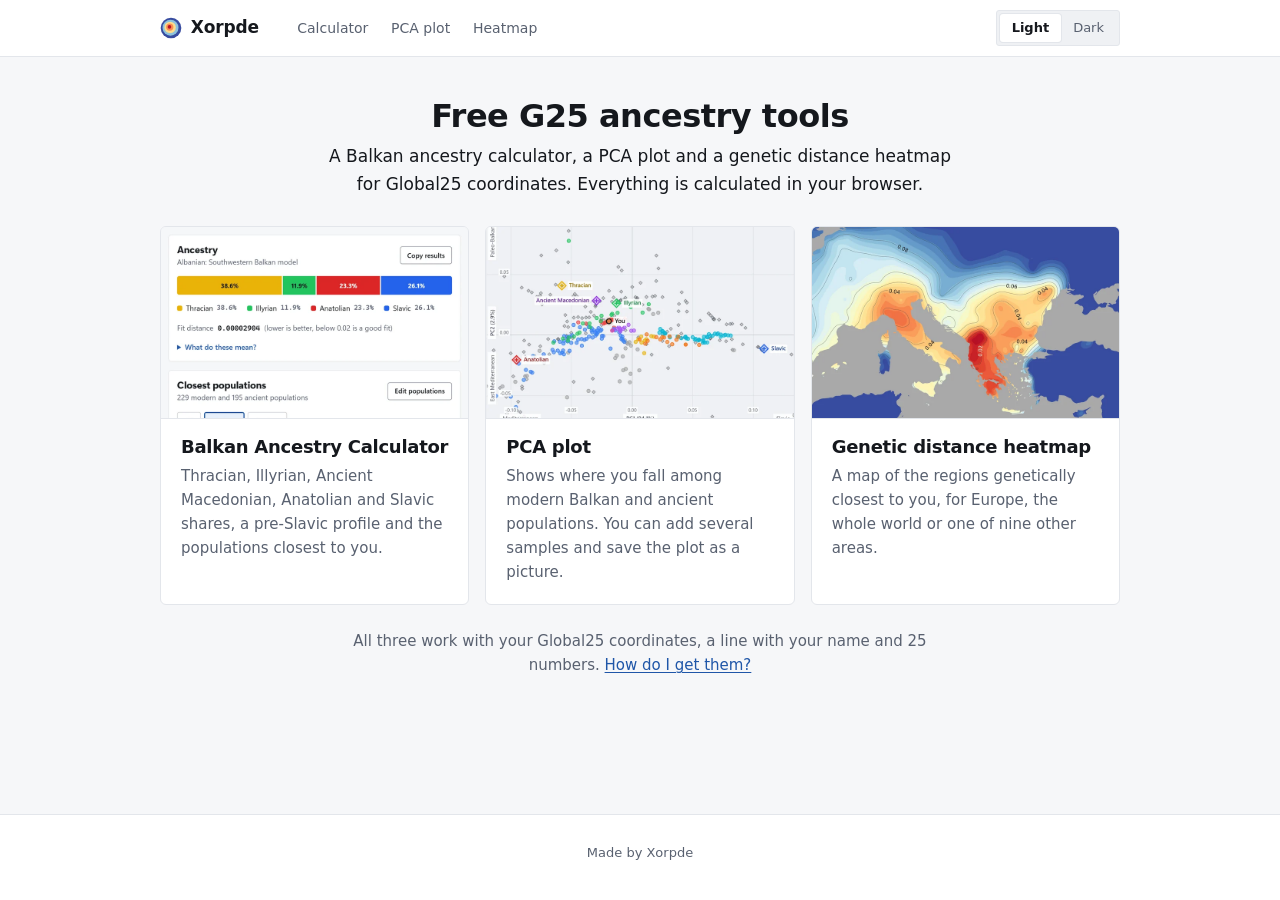
<file: index.html>
<!doctype html>
<html lang="en">
<head>
  <meta charset="utf-8">
  <meta name="viewport" content="width=device-width, initial-scale=1">
  <title>Xorpde: free G25 ancestry tools</title>
  <meta name="description" content="Free tools for Global25 (G25) coordinates: a Balkan ancestry calculator, a PCA plot of Balkan and ancient populations and a genetic distance heatmap.">
  <meta name="color-scheme" content="light dark">
  <meta name="theme-color" media="(prefers-color-scheme: light)" content="#f6f7f9">
  <meta name="theme-color" media="(prefers-color-scheme: dark)" content="#0f1114">
  <meta property="og:type" content="website">
  <meta property="og:site_name" content="Xorpde">
  <meta property="og:title" content="Free G25 ancestry tools">
  <meta property="og:description" content="A Balkan ancestry calculator, a PCA plot and a genetic distance heatmap for your G25 coordinates.">
  <meta property="og:image" content="https://xorpde.github.io/index-og.png">
  <meta property="og:image:width" content="1200">
  <meta property="og:image:height" content="630">
  <meta property="og:image:alt" content="The three tools: calculator, PCA plot and heatmap">
  <meta name="twitter:card" content="summary_large_image">
  <link rel="icon" href="heatmap-icon.svg" type="image/svg+xml">
  <link rel="apple-touch-icon" href="heatmap-icon-180.png">
  <script>
    (function (root) {
      root.classList.add("js");
      try {
        var theme = localStorage.getItem("xorpde-heatmap-theme");
        if (theme === "light" || theme === "dark") root.setAttribute("data-theme", theme);
      } catch (e) {}
    })(document.documentElement);
  </script>
  <link rel="stylesheet" href="site.css?v=20261103g">
  <script src="site.js?v=20261103f" defer></script>
</head>
<body>
<a class="skip-link" href="#tools">Skip to the tools</a>

<header class="site-header">
  <div class="wrap header-inner">
    <a class="site-name" href="./" aria-current="page">Xorpde</a>
    <nav class="site-nav" aria-label="Tools">
      <a href="calculator.html">Calculator</a>
      <a href="pca.html">PCA plot</a>
      <a href="heatmap.html">Heatmap</a>
    </nav>
    <div class="theme-toggle" role="group" aria-label="Page appearance">
      <button type="button" data-set-theme="light" aria-pressed="false">Light</button>
      <button type="button" data-set-theme="dark" aria-pressed="false">Dark</button>
    </div>
  </div>
</header>

<main class="wrap" id="top">
  <header class="hero">
    <h1>Free G25 ancestry tools</h1>
    <p class="subtitle">A Balkan ancestry calculator, a PCA plot and a genetic distance heatmap for Global25 coordinates. Everything is calculated in your browser.</p>
  </header>

  <div class="tools" id="tools">
    <article class="tool-card">
      <div class="tool-shot">
        <img class="shot-light" src="preview-calculator-light.webp" width="800" height="500" alt="The calculator with an example result: a bar with Thracian, Illyrian, Anatolian and Slavic shares">
        <img class="shot-dark" src="preview-calculator-dark.webp" width="800" height="500" alt="The calculator with an example result: a bar with Thracian, Illyrian, Anatolian and Slavic shares" loading="lazy">
      </div>
      <div class="tool-body">
        <h2><a href="calculator.html">Balkan Ancestry Calculator</a></h2>
        <p>Thracian, Illyrian, Ancient Macedonian, Anatolian and Slavic shares, a pre-Slavic profile and the populations closest to you.</p>
      </div>
    </article>

    <article class="tool-card">
      <div class="tool-shot">
        <img class="shot-light" src="preview-pca-light.webp" width="800" height="500" alt="The PCA plot: coloured dots for modern Balkan populations, grey diamonds for ancient ones">
        <img class="shot-dark" src="preview-pca-dark.webp" width="800" height="500" alt="The PCA plot: coloured dots for modern Balkan populations, grey diamonds for ancient ones" loading="lazy">
      </div>
      <div class="tool-body">
        <h2><a href="pca.html">PCA plot</a></h2>
        <p>Shows where you fall among modern Balkan and ancient populations. You can add several samples and save the plot as a picture.</p>
      </div>
    </article>

    <article class="tool-card">
      <div class="tool-shot">
        <img src="preview-heatmap.webp" width="800" height="500" alt="A heatmap of genetic distance over Europe and the Mediterranean">
      </div>
      <div class="tool-body">
        <h2><a href="heatmap.html">Genetic distance heatmap</a></h2>
        <p>A map of the regions genetically closest to you, for Europe, the whole world or one of nine other areas.</p>
      </div>
    </article>
  </div>

  <p class="page-note">All three work with your Global25 coordinates, a line with your name and 25 numbers. <a href="heatmap.html#q-get">How do I get them?</a></p>
</main>

<footer class="site-footer">
  <div class="wrap">
    <p>Made by Xorpde</p>
  </div>
</footer>
</body>
</html>
</file>
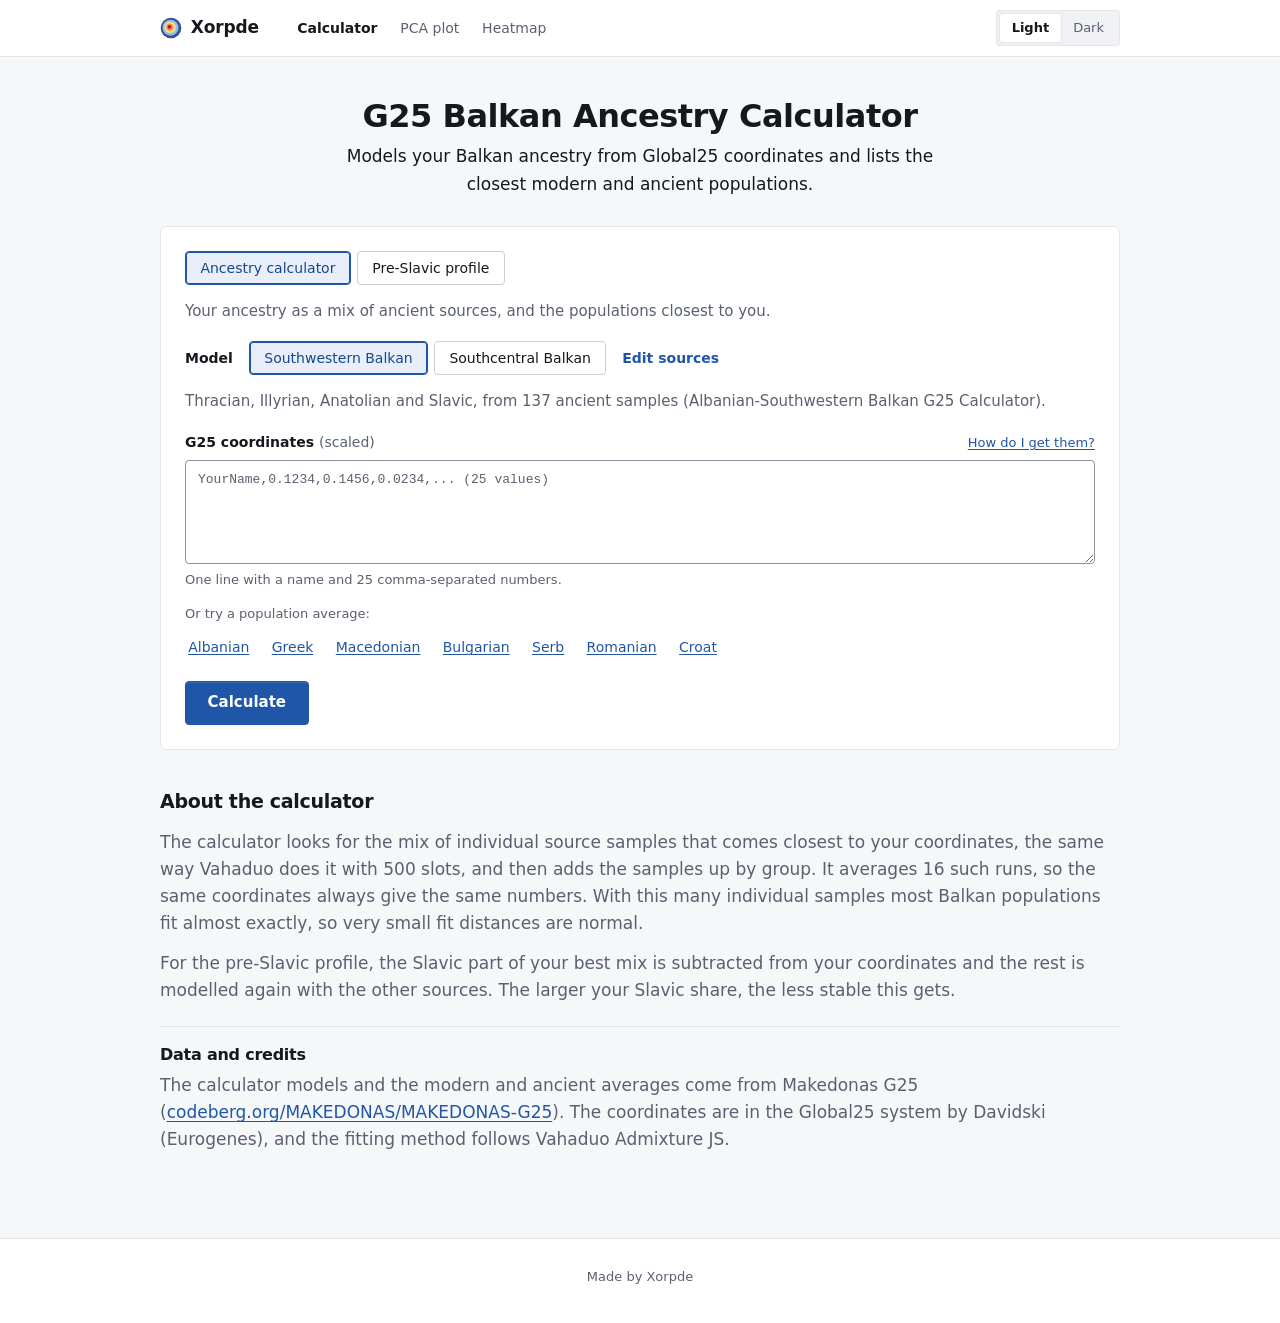
<file: calculator.html>
<!doctype html>
<html lang="en">
<head>
  <meta charset="utf-8">
  <meta name="viewport" content="width=device-width, initial-scale=1">
  <title>G25 Balkan Ancestry Calculator | Xorpde</title>
  <meta name="description" content="Model your Balkan ancestry from Global25 (G25) coordinates with the Makedonas G25 calculators: Thracian, Illyrian or Ancient Macedonian, Anatolian and Slavic, a pre-Slavic profile and the closest modern and ancient populations.">
  <meta name="color-scheme" content="light dark">
  <meta name="theme-color" media="(prefers-color-scheme: light)" content="#f6f7f9">
  <meta name="theme-color" media="(prefers-color-scheme: dark)" content="#0f1114">
  <meta property="og:type" content="website">
  <meta property="og:site_name" content="Xorpde">
  <meta property="og:title" content="G25 Balkan Ancestry Calculator">
  <meta property="og:description" content="Thracian, Illyrian or Ancient Macedonian, Anatolian and Slavic shares from your G25 coordinates, and the closest modern and ancient populations.">
  <meta property="og:image" content="https://xorpde.github.io/calculator-og.png">
  <meta property="og:image:width" content="1200">
  <meta property="og:image:height" content="630">
  <meta property="og:image:alt" content="The G25 Balkan Ancestry Calculator with an example result">
  <meta name="twitter:card" content="summary_large_image">
  <link rel="icon" href="heatmap-icon.svg" type="image/svg+xml">
  <link rel="apple-touch-icon" href="heatmap-icon-180.png">
  <script>
    (function (root) {
      root.classList.add("js");
      try {
        var theme = localStorage.getItem("xorpde-heatmap-theme");
        if (theme === "light" || theme === "dark") root.setAttribute("data-theme", theme);
      } catch (e) {}
    })(document.documentElement);
  </script>
  <link rel="stylesheet" href="site.css?v=20261103g">
  <script src="site.js?v=20261103f" defer></script>
  <script src="balkan-data.js?v=20261103f" defer></script>
  <script src="calculator.js?v=20261103g" defer></script>
</head>
<body>
<a class="skip-link" href="#calculator">Skip to the calculator</a>

<header class="site-header">
  <div class="wrap header-inner">
    <a class="site-name" href="./">Xorpde</a>
    <nav class="site-nav" aria-label="Tools">
      <a href="calculator.html" aria-current="page">Calculator</a>
      <a href="pca.html">PCA plot</a>
      <a href="heatmap.html">Heatmap</a>
    </nav>
    <div class="theme-toggle" role="group" aria-label="Page appearance">
      <button type="button" data-set-theme="light" aria-pressed="false">Light</button>
      <button type="button" data-set-theme="dark" aria-pressed="false">Dark</button>
    </div>
  </div>
</header>

<main class="wrap" id="top">
  <header class="hero">
    <h1>G25 Balkan Ancestry Calculator</h1>
    <p class="subtitle">Models your Balkan ancestry from Global25 coordinates and lists the closest modern and ancient populations.</p>
  </header>

  <section class="card" id="calculator" aria-label="Calculator">
    <div class="switch-row">
      <div class="mode-toggle" role="group" aria-label="Mode">
        <button type="button" class="mode-btn" id="modeNormal" data-mode="normal" aria-pressed="true">Ancestry calculator</button>
        <button type="button" class="mode-btn" id="modeGhost" data-mode="ghost" aria-pressed="false">Pre-Slavic profile</button>
      </div>
    </div>
    <p class="mode-hint" id="modeHint"></p>

    <div class="switch-row">
      <span class="field-label" id="modelLabel">Model</span>
      <div class="mode-toggle" id="modelButtons" role="group" aria-labelledby="modelLabel"></div>
      <button type="button" class="text-btn" id="editSourcesBtn" aria-expanded="false" aria-controls="sourcesPanel">Edit sources</button>
    </div>
    <p class="mode-hint" id="modelHint"></p>
    <div class="editor" id="sourcesPanel" hidden>
      <p>One source sample per line, as in Vahaduo: <code>Group:ID,PC1,PC2,...,PC25</code>. The samples are added up by the group name before the colon. Edit, add or remove lines.</p>
      <textarea id="sourcesText" class="code" spellcheck="false" aria-label="Source samples"></textarea>
      <p class="error" id="sourcesError" role="alert" hidden></p>
      <div class="row">
        <button type="button" class="copy-btn" id="applySourcesBtn">Apply</button>
        <button type="button" class="copy-btn" id="resetSourcesBtn">Reset to default</button>
      </div>
    </div>

    <div class="label-row">
      <label for="coordInput">G25 coordinates <span class="opt">(scaled)</span></label>
      <a href="heatmap.html#q-get">How do I get them?</a>
    </div>
    <textarea id="coordInput" rows="4" spellcheck="false" autocomplete="off" autocapitalize="off" autocorrect="off" aria-describedby="coordHint coordError" placeholder="YourName,0.1234,0.1456,0.0234,... (25 values)"></textarea>
    <p class="hint" id="coordHint">One line with a name and 25 comma-separated numbers.</p>
    <p class="error" id="coordError" role="alert" hidden></p>
    <div class="samples" id="samples" hidden>
      <span class="samples-label" id="samplesLabel">Or try a population average:</span>
      <div class="sample-buttons" id="sampleButtons" role="group" aria-labelledby="samplesLabel"></div>
    </div>
    <div class="actions">
      <button type="button" class="btn btn-primary" id="calcBtn">Calculate</button>
    </div>
    <noscript><p class="error">This calculator runs in your browser and needs JavaScript. Please turn it on and reload the page.</p></noscript>
  </section>

  <p class="visually-hidden" id="srStatus" role="status"></p>

  <div class="results" id="results">
    <section class="card" aria-labelledby="admixTitle">
      <div class="card-head">
        <div>
          <h2 id="admixTitle">Ancestry</h2>
          <p class="card-sub" id="admixSub"></p>
        </div>
        <button type="button" class="copy-btn" id="copyResultsBtn">Copy results</button>
      </div>
      <div class="admix-bar" id="admixBar"></div>
      <div class="admix-legend" id="admixLegend"></div>
      <p class="distance-badge"><span class="distance-label">Fit distance</span> <span class="distance-val" id="fitDist"></span> <span class="distance-label" id="fitNote"></span></p>
      <div id="ghostBlock" hidden>
        <div class="section-divider"></div>
        <p class="label">Pre-Slavic G25 coordinates</p>
        <div class="coords-display" id="ghostCoords"></div>
        <div class="row" style="margin-top:0.75rem">
          <button type="button" class="copy-btn" id="copyGhostBtn">Copy coordinates</button>
        </div>
      </div>
      <details class="info">
        <summary id="infoSummary">What do these mean?</summary>
        <div class="info-body" id="infoBody"></div>
      </details>
    </section>

    <section class="card" aria-labelledby="distTitle">
      <div class="card-head">
        <div>
          <h2 id="distTitle">Closest populations</h2>
          <p class="card-sub" id="distSub"></p>
        </div>
        <button type="button" class="copy-btn" id="editSamplesBtn" aria-expanded="false" aria-controls="samplesPanel">Edit populations</button>
      </div>
      <div class="editor" id="samplesPanel" hidden>
        <p>One population per line: <code>Name,PC1,PC2,...,PC25</code>. Add, edit or remove reference populations.</p>
        <textarea id="samplesText" class="code" spellcheck="false" aria-label="Reference populations" style="min-height:11rem"></textarea>
        <p class="error" id="samplesError" role="alert" hidden></p>
        <div class="row">
          <button type="button" class="copy-btn" id="applySamplesBtn">Apply</button>
          <button type="button" class="copy-btn" id="resetSamplesBtn">Reset to default</button>
        </div>
      </div>
      <div class="period-filters" id="periodFilters" role="group" aria-label="Period">
        <button type="button" class="filter-btn" data-period="all" aria-pressed="false">All</button>
        <button type="button" class="filter-btn" data-period="modern" aria-pressed="true">Modern</button>
        <button type="button" class="filter-btn" data-period="ancient" aria-pressed="false">Ancient</button>
      </div>
      <input type="search" class="search" id="searchInput" placeholder="Filter by name or country" aria-label="Filter populations by name or country">
      <div id="distTableWrap"></div>
    </section>
  </div>

  <h2 class="section-title" id="about">About the calculator</h2>
  <section class="about" aria-labelledby="about">
    <p>The calculator looks for the mix of individual source samples that comes closest to your coordinates, the same way Vahaduo does it with 500 slots, and then adds the samples up by group. It averages 16 such runs, so the same coordinates always give the same numbers. With this many individual samples most Balkan populations fit almost exactly, so very small fit distances are normal.</p>
    <p>For the pre-Slavic profile, the Slavic part of your best mix is subtracted from your coordinates and the rest is modelled again with the other sources. The larger your Slavic share, the less stable this gets.</p>
    <h3 id="credits">Data and credits</h3>
    <p>The calculator models and the modern and ancient averages come from Makedonas G25 (<a href="https://codeberg.org/MAKEDONAS/MAKEDONAS-G25" target="_blank" rel="noopener">codeberg.org/MAKEDONAS/MAKEDONAS-G25</a>). The coordinates are in the Global25 system by Davidski (Eurogenes), and the fitting method follows Vahaduo Admixture JS.</p>
  </section>
</main>

<footer class="site-footer">
  <div class="wrap">
    <p>Made by Xorpde</p>
  </div>
</footer>
</body>
</html>
</file>
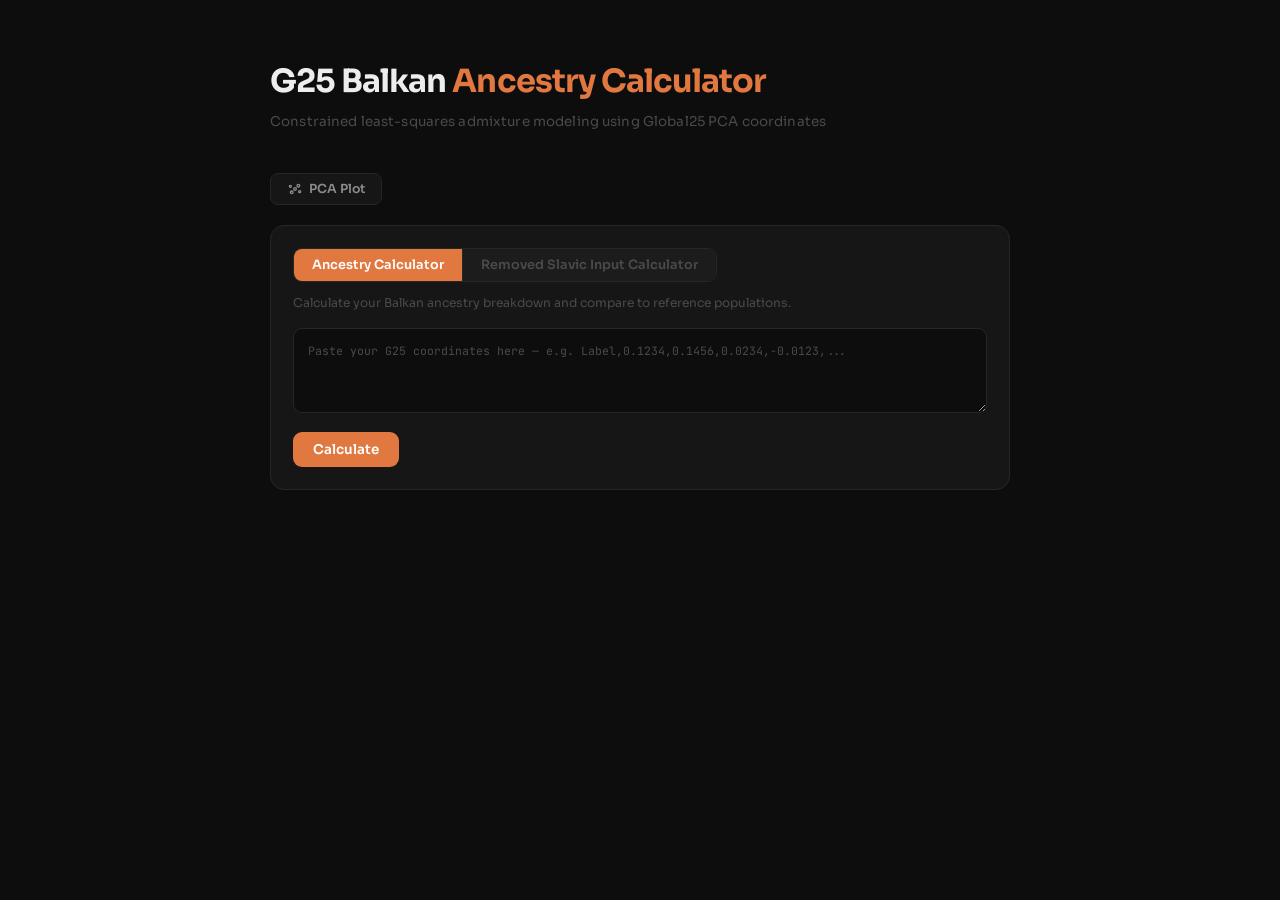
<file: G25_Balkan_Calculator (34).html>
<!DOCTYPE html>
<html lang="en">
<head>
<meta charset="UTF-8">
<meta name="viewport" content="width=device-width, initial-scale=1.0">
<title>G25 Balkan Ancestry Calculator</title>
<style>
@import url('https://fonts.googleapis.com/css2?family=Sora:wght@300;400;500;600;700&family=JetBrains+Mono:wght@400;500;600&display=swap');
*{margin:0;padding:0;box-sizing:border-box}
:root{
  --bg:#0d0d0d;--card:#161616;--card2:#1c1c1c;--border:#262626;
  --text:#ededed;--text2:#8a8a8a;--text3:#4a4a4a;
  --accent:#e07840;--accent2:#f0a060;--glow:rgba(224,120,64,0.08);
  --green:#6dba7a;--gold:#d4b04e;--orange:#e07840;--blue:#5a9fd6;
  --illyrian:var(--green);--thracian:var(--gold);--roman:var(--orange);--slavic:var(--blue);
}
body{background:var(--bg);color:var(--text);font-family:'Sora',sans-serif;line-height:1.6;-webkit-font-smoothing:antialiased}
.container{max-width:780px;margin:0 auto;padding:56px 20px 120px}

/* Header */
h1{font-size:2rem;font-weight:700;letter-spacing:-0.03em;margin-bottom:4px}
h1 span{color:var(--accent)}
.subtitle{color:var(--text3);font-size:0.84rem;font-weight:400;margin-bottom:40px;letter-spacing:0.01em}

/* Cards */
.card{background:var(--card);border:1px solid var(--border);border-radius:14px;padding:22px;margin-bottom:12px}
h2{font-size:1.05rem;font-weight:600;margin-bottom:12px;letter-spacing:-0.01em}
h3{font-size:0.64rem;font-weight:600;text-transform:uppercase;letter-spacing:0.1em;color:var(--text3);margin-bottom:8px}

/* Mode toggle */
.mode-toggle{display:flex;margin-bottom:12px;border:1px solid var(--border);border-radius:9px;overflow:hidden;width:fit-content}
.mode-btn{padding:8px 18px;background:var(--card2);border:none;color:var(--text3);font-family:inherit;font-size:0.8rem;font-weight:600;cursor:pointer;transition:all 0.15s;border-right:1px solid var(--border)}
.mode-btn:last-child{border-right:none}
.mode-btn:hover{color:var(--text2)}
.mode-btn.active{background:var(--accent);color:#fff}
.mode-hint{color:var(--text3);font-size:0.76rem;margin-bottom:16px;line-height:1.5}

/* Input */
textarea{width:100%;background:var(--bg);border:1px solid var(--border);border-radius:9px;color:var(--text);font-family:'JetBrains Mono',monospace;font-size:0.72rem;padding:12px 14px;resize:vertical;min-height:60px;transition:border-color 0.2s;line-height:1.7}
textarea:focus{outline:none;border-color:var(--accent)}
textarea::placeholder{color:var(--text3)}
.hint{font-size:0.72rem;color:var(--text3);margin-top:6px}

/* Buttons */
.btn{display:inline-flex;align-items:center;padding:9px 20px;border:none;border-radius:9px;font-family:inherit;font-size:0.84rem;font-weight:600;cursor:pointer;transition:all 0.15s;margin-top:12px}
.btn-primary{background:var(--accent);color:#fff}
.btn-primary:hover{background:var(--accent2)}

/* Admixture */
.admix-bar-container{margin:14px 0}
.admix-bar{display:flex;height:36px;border-radius:9px;overflow:hidden;margin-bottom:12px}
.admix-bar>div{display:flex;align-items:center;justify-content:center;font-size:0.7rem;font-weight:700;color:#fff;text-shadow:0 1px 2px rgba(0,0,0,0.25);transition:width 0.4s ease;min-width:0;overflow:hidden;white-space:nowrap}
.admix-bar .seg-illyrian{background:var(--green)}
.admix-bar .seg-thracian{background:var(--gold)}
.admix-bar .seg-roman{background:var(--orange)}
.admix-bar .seg-slavic{background:var(--blue)}
.admix-legend{display:flex;gap:20px;flex-wrap:nowrap}
.legend-item{display:flex;align-items:center;gap:6px;font-size:0.78rem;white-space:nowrap}
.legend-dot{width:8px;height:8px;border-radius:2px;flex-shrink:0}
.legend-pct{font-family:'JetBrains Mono',monospace;font-weight:600;font-size:0.78rem;color:var(--text2)}
.distance-badge{display:inline-flex;align-items:center;gap:6px;background:var(--bg);border:1px solid var(--border);border-radius:7px;padding:5px 12px;font-family:'JetBrains Mono',monospace;font-size:0.74rem;margin-top:12px}
.distance-label{color:var(--text3);font-size:0.68rem}
.distance-val{color:var(--accent2);font-weight:600}

/* Results animation */
.results{display:none}
.results.visible{display:block;animation:fadeIn 0.25s ease}
@keyframes fadeIn{from{opacity:0;transform:translateY(6px)}to{opacity:1;transform:translateY(0)}}

/* Coords */
.coords-display{background:var(--bg);border:1px solid var(--border);border-radius:9px;padding:10px 12px;font-family:'JetBrains Mono',monospace;font-size:0.64rem;color:var(--text3);word-break:break-all;line-height:1.8;max-height:80px;overflow-y:auto}
.copy-btn{background:var(--card2);border:1px solid var(--border);color:var(--text3);padding:4px 10px;border-radius:5px;font-size:0.7rem;cursor:pointer;font-family:inherit;font-weight:600;transition:all 0.15s}
.copy-btn:hover{border-color:var(--accent);color:var(--accent)}
.section-divider{height:1px;background:var(--border);margin:18px 0}

/* Filters */
.period-filters{display:flex;gap:5px;margin-bottom:12px}
.filter-btn{padding:6px 14px;background:var(--bg);border:1px solid var(--border);border-radius:7px;color:var(--text3);font-family:inherit;font-size:0.76rem;font-weight:600;cursor:pointer;transition:all 0.15s}
.filter-btn:hover{border-color:var(--text3);color:var(--text2)}
.filter-btn.active{background:var(--accent);border-color:var(--accent);color:#fff}
.filter-sub{display:none}

/* Table */
.dist-table-wrap{max-height:460px;overflow-y:auto;margin-top:10px;border-radius:10px;border:1px solid var(--border)}
.dist-table-wrap::-webkit-scrollbar{width:3px}
.dist-table-wrap::-webkit-scrollbar-thumb{background:var(--border);border-radius:2px}
table{width:100%;border-collapse:collapse}
th{position:sticky;top:0;background:var(--card2);text-align:left;padding:8px 10px;font-size:0.6rem;font-weight:700;text-transform:uppercase;letter-spacing:0.08em;color:var(--text3);border-bottom:1px solid var(--border);z-index:2}
td{padding:6px 10px;font-size:0.78rem;color:var(--text2)}
tr{border-bottom:1px solid #1a1a1a}
tr:nth-child(even) td{background:rgba(255,255,255,0.012)}
tr:hover td{background:rgba(255,255,255,0.03)}
.rank-num{display:inline-flex;align-items:center;justify-content:center;width:22px;height:22px;border-radius:5px;font-size:0.62rem;font-weight:700;font-family:'JetBrains Mono',monospace}
.sample-name{font-weight:500;color:var(--text);font-size:0.77rem}
.dist-val{font-family:'JetBrains Mono',monospace;font-size:0.7rem;font-weight:600;padding:2px 7px;border-radius:4px;white-space:nowrap}
.act-btn{display:inline-flex;align-items:center;justify-content:center;width:24px;height:24px;border-radius:5px;border:1px solid transparent;background:transparent;color:var(--text3);cursor:pointer;transition:all 0.12s;padding:0}
.act-btn:hover{color:var(--accent)}
.act-btn svg{width:12px;height:12px;fill:none;stroke:currentColor;stroke-width:2;stroke-linecap:round;stroke-linejoin:round}

/* Modal (kept minimal) */
.map-overlay{display:none;position:fixed;inset:0;background:rgba(0,0,0,.7);z-index:200;align-items:center;justify-content:center;backdrop-filter:blur(6px)}
.map-overlay.visible{display:flex}
.map-modal{background:var(--card);border:1px solid var(--border);border-radius:14px;padding:22px;max-width:480px;width:90%}
.map-modal-header{display:flex;justify-content:space-between;align-items:flex-start;margin-bottom:12px}
.map-modal-title{font-size:1rem;font-weight:600;color:var(--accent)}
.map-modal-sub{font-size:.74rem;color:var(--text2);margin-top:2px}
.map-close{background:none;border:none;color:var(--text3);font-size:1.2rem;cursor:pointer}
.map-coords{font-family:'JetBrains Mono',monospace;font-size:.7rem;color:var(--text3);margin-top:8px}

/* PCA Plot */
.pca-open-btn{display:inline-flex;align-items:center;gap:6px;padding:7px 16px;background:var(--card);border:1px solid var(--border);border-radius:8px;color:var(--text2);font-family:inherit;font-size:0.78rem;font-weight:600;cursor:pointer;transition:all 0.15s;margin-bottom:20px}
.pca-open-btn:hover{border-color:var(--accent);color:var(--accent)}
.pca-open-btn svg{stroke:currentColor}
.pca-overlay{display:none;position:fixed;inset:0;background:rgba(0,0,0,0.92);z-index:300;flex-direction:column;align-items:center;justify-content:center;backdrop-filter:blur(8px)}
.pca-overlay.visible{display:flex}
.pca-panel{width:94%;max-width:900px;max-height:92vh;display:flex;flex-direction:column;gap:12px}
.pca-header{display:flex;justify-content:space-between;align-items:flex-start}
.pca-title{font-family:'Sora',sans-serif;font-size:1.1rem;font-weight:600;color:var(--text)}
.pca-sub{font-size:0.74rem;color:var(--text3);margin-top:2px}
.pca-close{background:none;border:none;color:var(--text3);font-size:1.3rem;cursor:pointer;padding:4px 8px}
.pca-close:hover{color:var(--text)}
.pca-input-row{display:flex;gap:8px}
.pca-input-row input{flex:1;background:var(--card);border:1px solid var(--border);border-radius:8px;color:var(--text);font-family:'JetBrains Mono',monospace;font-size:0.7rem;padding:9px 12px}
.pca-input-row input:focus{outline:none;border-color:var(--accent)}
.pca-input-row input::placeholder{color:var(--text3)}
.pca-canvas-wrap{position:relative;background:var(--card);border:1px solid var(--border);border-radius:12px;overflow:hidden;flex:1;min-height:400px}
.pca-canvas-wrap canvas{width:100%;height:100%;display:block}
.pca-legend-bar{display:flex;flex-wrap:wrap;gap:10px 18px;padding:4px 0}
.pca-legend-bar span{display:flex;align-items:center;gap:5px;font-size:0.68rem;color:var(--text2);white-space:nowrap}
.pca-legend-bar span i{display:inline-block;width:8px;height:8px;border-radius:50%;flex-shrink:0}
.pca-tooltip{display:none;position:fixed;background:var(--card);border:1px solid var(--border);border-radius:6px;padding:5px 10px;font-size:0.72rem;color:var(--text);pointer-events:none;z-index:400;font-family:'JetBrains Mono',monospace;white-space:nowrap}
.pca-dim-row{display:flex;align-items:center;gap:4px}
.pca-dim-label{font-size:0.7rem;font-weight:600;color:var(--text3);margin-right:2px}
.pca-dim-sep{width:12px}
.pc-btn{padding:4px 10px;background:transparent;border:1px solid var(--border);border-radius:5px;color:var(--text3);font-family:inherit;font-size:0.68rem;font-weight:600;cursor:pointer;transition:all 0.12s}
.pc-btn:hover{border-color:var(--text2);color:var(--text2)}
.pc-btn.active{background:var(--accent);border-color:var(--accent);color:#fff}
</style>
</head>
<body>
<div class="container">
  <h1>G25 Balkan <span>Ancestry Calculator</span></h1>
  <p class="subtitle">Constrained least-squares admixture modeling using Global25 PCA coordinates</p>
  <button class="pca-open-btn" onclick="openPCA()">
    <svg width="16" height="16" viewBox="0 0 24 24" fill="none" stroke="currentColor" stroke-width="2"><circle cx="7" cy="17" r="2"/><circle cx="17" cy="7" r="2"/><circle cx="12" cy="12" r="2"/><circle cx="5" cy="8" r="1.5"/><circle cx="19" cy="16" r="1.5"/></svg>
    PCA Plot
  </button>

  <div class="card">
    <div class="mode-toggle">
      <button class="mode-btn active" id="modeNormal" onclick="setMode('normal')">Ancestry Calculator</button>
      <button class="mode-btn" id="modeGhost" onclick="setMode('ghost')">Removed Slavic Input Calculator</button>
    </div>
    <p class="mode-hint" id="modeHint">Calculate your Balkan ancestry breakdown and compare to reference populations.</p>
    <textarea id="coordInput" rows="3" placeholder="Paste your G25 coordinates here — e.g. Label,0.1234,0.1456,0.0234,-0.0123,..."></textarea>
    <button class="btn btn-primary" onclick="runCalculator()">Calculate</button>
  </div>

  <div class="results" id="results">
    <div class="card">
      <h2>Admixture Results</h2>
      <div class="admix-bar-container">
        <div class="admix-bar" id="admixBar"></div>
        <div class="admix-legend" id="admixLegend"></div>
      </div>
      <div class="distance-badge" style="margin-top:14px;">
        <span class="distance-label">Fit distance:</span>
        <span class="distance-val" id="fitDist"></span>
      </div>
    </div>

      <div class="card">
      <h2>Distance to Balkan Samples</h2>
      
      <div class="period-filters" id="comparePeriodFilters">
        <button class="filter-btn active" onclick="filterComparePeriod('all',this)">All</button>
        <button class="filter-btn" onclick="filterComparePeriod('modern',this)">Modern<span class="filter-sub">Present-day</span></button>
        <button class="filter-btn" onclick="filterComparePeriod('ancient',this)">Ancient<span class="filter-sub">All periods</span></button>
      </div>
      <div id="compareDistTableWrap"></div>
    </div>

      <div class="card" id="slavicCard" style="display:none;">
      <h2>Pre-Slavic Analysis</h2>
      <p style="color:var(--text2);font-size:0.86rem;margin-bottom:14px;">Subtract your Balto-Slavic ancestry to reveal the underlying pre-migration profile.</p>
      <button class="btn btn-primary" onclick="doGhostRemoval()">Remove &amp; Analyze</button>
    </div>
  </div>

  <div class="results" id="ghostResults">
    <div class="card">
      <h2>Pre-Slavic Profile</h2>
      <div class="admix-bar-container">
        <div class="admix-bar" id="ghostAdmixBar"></div>
        <div class="admix-legend" id="ghostAdmixLegend"></div>
      </div>
      <div class="distance-badge" style="margin-top:14px;">
        <span class="distance-label">Fit distance:</span>
        <span class="distance-val" id="ghostFitDist"></span>
      </div>

      <div class="section-divider"></div>

      <h3>Raw Coordinates</h3>
      <div class="coords-display" id="ghostCoords"></div>
      <button class="copy-btn" onclick="copyGhost()" style="margin-top:10px;">Copy coordinates</button>
    </div>

    <div class="card">
      <h2>Pre-Slavic Distance to Samples</h2>
      
      <div class="period-filters" id="periodFilters">
        <button class="filter-btn active" onclick="filterPeriod('all',this)">All</button>
        <button class="filter-btn" onclick="filterPeriod('modern',this)">Modern<span class="filter-sub">Present-day</span></button>
        <button class="filter-btn" onclick="filterPeriod('ancient',this)">Ancient<span class="filter-sub">All periods</span></button>
      </div>
      <div id="distTableWrap"></div>
    </div>
  </div>
</div>

<!-- PCA PLOT OVERLAY -->
<div class="pca-overlay" id="pcaOverlay">
  <div class="pca-panel">
    <div class="pca-header">
      <div>
        <div class="pca-title">Balkan PCA Plot</div>
        <div class="pca-sub">Sub-PCA computed on 136 Balkan reference samples — optimized for intra-Balkan variation</div>
      </div>
      <button class="pca-close" onclick="closePCA()">✕</button>
    </div>
    <div class="pca-input-row">
      <input type="text" id="pcaInput" placeholder="Paste G25 coordinates here..." />
      <button class="btn btn-primary" style="margin:0;padding:8px 16px;font-size:0.78rem;" onclick="plotUser()">Plot</button>
      <button class="btn btn-primary" style="margin:0;padding:8px 12px;font-size:0.78rem;background:#333;" onclick="resetPCAView()">Reset</button>
    </div>
    <div class="pca-dim-row">
      <span class="pca-dim-label">X:</span>
      <button class="pc-btn pc-btn-x active" onclick="setPCDim('x',0)">PC1</button>
      <button class="pc-btn pc-btn-x" onclick="setPCDim('x',1)">PC2</button>
      <button class="pc-btn pc-btn-x" onclick="setPCDim('x',2)">PC3</button>
      <button class="pc-btn pc-btn-x" onclick="setPCDim('x',3)">PC4</button>
      <span class="pca-dim-sep"></span>
      <span class="pca-dim-label">Y:</span>
      <button class="pc-btn pc-btn-y" onclick="setPCDim('y',0)">PC1</button>
      <button class="pc-btn pc-btn-y active" onclick="setPCDim('y',1)">PC2</button>
      <button class="pc-btn pc-btn-y" onclick="setPCDim('y',2)">PC3</button>
      <button class="pc-btn pc-btn-y" onclick="setPCDim('y',3)">PC4</button>
    </div>
    <div class="pca-canvas-wrap">
      <canvas id="pcaCanvas"></canvas>
    </div>
    <div class="pca-legend-bar" id="pcaLegend"></div>
    <div class="pca-tooltip" id="pcaTooltip"></div>
  </div>
</div>

<script>
// === SOURCE POPULATIONS ===
const SOURCES = {
  "Paleo_Balkan": [0.1245456,0.1513373,0.0204728,-0.0221116,0.0286995,-0.0096847,0.0001639,-0.0008845,0.0061742,0.0299118,0.0023973,0.0070944,-0.0137463,-0.0037565,-0.0121211,-0.0018984,0.0072115,0.0019759,0.0069611,-0.0069911,-0.0088625,0.0040069,-0.000962,0.0039286,-0.0016455],
  "Eastern_Roman_Anatolian": [0.1073731,0.1481632,-0.0318813,-0.0632749,-0.0014046,-0.0231908,0.0001687,-0.0052069,-0.0072632,0.018303,0.0043595,0.0033508,-0.0056643,0.0032042,-0.0141531,-0.0030666,0.0056132,0.0007277,0.0049216,-0.0047843,-0.0031803,0.002622,-0.0017634,-0.0007879,-0.0014277],
  "Balto_Slavic": [0.1300254,0.1236844,0.0712377,0.057083,0.0374817,0.0217402,0.0085156,0.011635,0.0011552,-0.0182674,-0.0006992,-0.0066052,0.0129104,0.0181932,-0.0096314,-0.000272,0.0024466,0.000138,0.0016246,0.0014574,-0.0010717,-0.003066,0.0058419,-0.0065919,-0.0011954]
};

// Sub-sources for splitting Paleo_Balkan
const ILLYRIAN = [0.1243859,0.1465071,0.0393463,0.0040999,0.0327894,0.0011899,0.0025067,0.0030798,0.0027433,0.0189841,0.0015850,0.0070336,-0.0136489,-0.0043525,-0.0077161,0.0013982,0.0083689,0.0014019,0.0042270,-0.0044539,-0.0064386,0.0013884,-0.0015956,0.0028147,-0.0057528];
const THRACIAN = [0.1206524,0.1614692,0.0061597,-0.0533411,0.0286940,-0.0185793,0.0004028,-0.0016704,0.0077914,0.0369330,0.0040827,0.0073218,-0.0160481,0.0006160,-0.0200024,-0.0128296,0.0073266,0.0047115,0.0090804,-0.0103859,-0.0072965,0.0048281,-0.0034158,0.0034486,-0.0077950];

// Display keys: 4-way output after splitting Paleo_Balkan
const SRC_KEYS = ["Illyrian", "Thracian", "Eastern_Roman_Anatolian", "Balto_Slavic"];
const SRC_COLORS = ["illyrian", "thracian", "roman", "slavic"];
const SRC_LABELS = ["Illyrian", "Thracian", "Eastern Roman Anatolian", "Balto-Slavic"];

// === BALKAN REFERENCE SAMPLES (embedded) ===
const BALKAN_SAMPLES = [];

const RAW_DATA = `Albania_BronzeAge_IronAge(1600BCE-300BCE),0.1231566,0.1523294,0.0274544,-0.0156332,0.0270818,-0.0087572,0.000987,-0.0007846,-0.0003274,0.0256952,0.0030206,0.005785,-0.0189098,-0.0070464,-0.0095546,-0.0063644,0.0069624,-0.00038,0.0027652,-0.0069534,-0.009084,0.0029182,-0.002687,0.0059286,-0.0058678
Albania_EarlyModern_Roma(1500-1800CE),0.0859365,0.0619475,-0.060528,0.0176035,-0.018773,0.0119925,0.0005875,0.001615,0.011862,0.015946,-0.001786,-0.0028475,0.0026015,0.008326,-0.013233,-0.0104085,0.0068455,-0.001457,0.003771,-0.000375,0.002059,0.001113,0.000801,0.00235,0.0016165
Albania_EarlyBronzeAge_outlier(2800-2200BCE),0.122929,0.118817,0.033564,0.045543,-0.008309,0.01255,0.008225,-0.000462,-0.026384,-0.012392,-0.002273,0.000749,-0.006838,0.002477,0.014251,-0.009679,-0.014212,0.003927,0.010307,-0.00988,-0.010731,-0.003091,0.014666,0.010845,-0.011496
Albania_IronAge(800-300BCE),0.132035,0.156392,0.034695,-0.011628,0.035083,-0.001952,0.00329,0.000692,0.002659,0.031345,0.008607,0.016785,-0.023934,-0.004404,-0.013572,0.000663,0.011865,0.006714,0.011313,-0.010005,-0.007736,-0.000371,-0.002588,0.007832,-0.007784
Albania_LateNeolithic_Chalcolithic(4500-3000BCE),0.123498,0.1858415,0.003394,-0.1022295,0.04647,-0.0471325,-0.003995,-0.0010385,0.037939,0.082553,0.0086065,0.013638,-0.023265,0.0030275,-0.040241,-0.017104,0.0095835,-0.0004435,0.0086735,-0.0171335,-0.011667,0.0051315,-0.0044985,-0.0023495,-0.008921
Albania_MiddleBronzeAge(2200-1600BCE),0.125205,0.14319,0.019233,0.003876,0.032621,-0.019522,0.00658,-0.011999,0.008795,0.033531,0.001461,0.005095,-0.006541,-0.021469,-0.010043,0.004773,0.02725,-0.009755,0.001383,0.008754,-0.003993,0.006677,0.009737,0.01205,0.007424
Albania_Medieval(600-1500CE),0.1206525,0.1543605,0.0143305,-0.03553,0.024312,-0.007251,-0.002115,-0.001269,0.003068,0.019864,0.0020295,0.005545,-0.013082,0.0008255,-0.0192725,-0.012596,0.010561,-0.002154,0.008296,-0.0155075,-0.009421,0.0030295,0.0003695,-0.0013855,0
Albania_Modern(1500-1900CE),0.1220184,0.1486734,0.014934,-0.0221578,0.0270204,-0.0087572,0.002491,0.0023998,0.0008998,0.0174582,0.0027282,0.0060248,-0.0076114,0.006936,-0.0207924,0.0010872,0.0178106,0.00038,0.0054804,-0.0047522,-0.0116046,0.0032892,0.0015038,0.0046272,-0.0064664
BosniaHerzegovina_Medieval(600-1500CE),0.126344,0.131003,0.065242,0.05168,0.030775,0.02761,0.009635,0.009692,-0.007363,-0.010752,-0.005846,-0.002248,0.004757,0.030552,-0.010858,-0.006099,-0.015255,-0.001394,0.006536,-0.009004,-0.008859,0.000124,0.015529,0.001325,0.002036`;

// Parse all samples from the output file
function loadSamples() {
  // We already have all the data - parse it from the file content stored in JS
  // For brevity we loaded partial above; the full set is loaded at page init via fetch or inline
}

// Full dataset will be loaded from inline data below
let ALL_SAMPLES = [];

// === MATH: Constrained Least Squares ===
function solveHybrid(target) {
  // Step 1: Stable 3-way solve (Paleo_Balkan + E.Roman + Slavic)
  const src3 = [SOURCES["Paleo_Balkan"], SOURCES["Eastern_Roman_Anatolian"], SOURCES["Balto_Slavic"]];
  const p3 = solveConstrained(target, src3);
  
  // Step 2: Split Paleo_Balkan portion between Illyrian and Thracian
  const paleoPct = p3.proportions[0];
  let bestAlpha = 0.5, bestDist = Infinity;
  
  // Golden section search for optimal alpha in [0,1]
  for (let steps = 0; steps < 200; steps++) {
    const alpha = steps / 199;
    let dist = 0;
    for (let k = 0; k < 25; k++) {
      const pred = (paleoPct * alpha) * ILLYRIAN[k] + (paleoPct * (1 - alpha)) * THRACIAN[k]
                 + p3.proportions[1] * src3[1][k] + p3.proportions[2] * src3[2][k];
      dist += (target[k] - pred) ** 2;
    }
    if (dist < bestDist) { bestDist = dist; bestAlpha = alpha; }
  }
  
  // Fine-tune around best alpha
  const lo = Math.max(0, bestAlpha - 0.01), hi = Math.min(1, bestAlpha + 0.01);
  for (let steps = 0; steps < 100; steps++) {
    const alpha = lo + (hi - lo) * steps / 99;
    let dist = 0;
    for (let k = 0; k < 25; k++) {
      const pred = (paleoPct * alpha) * ILLYRIAN[k] + (paleoPct * (1 - alpha)) * THRACIAN[k]
                 + p3.proportions[1] * src3[1][k] + p3.proportions[2] * src3[2][k];
      dist += (target[k] - pred) ** 2;
    }
    if (dist < bestDist) { bestDist = dist; bestAlpha = alpha; }
  }
  
  return {
    proportions: [
      paleoPct * bestAlpha,           // Illyrian
      paleoPct * (1 - bestAlpha),     // Thracian
      p3.proportions[1],              // E. Roman
      p3.proportions[2]               // Slavic
    ],
    distance: Math.sqrt(bestDist),
    slavicPct: p3.proportions[2]  // Store for ghost removal
  };
}

function solveConstrained(target, sources) {
  // Robust 3-way constrained least squares using projected gradient + analytical subsets
  const n = sources.length;
  const d = target.length;
  
  function computeDist(p) {
    let dist = 0;
    for (let k = 0; k < d; k++) {
      let pred = 0;
      for (let i = 0; i < n; i++) pred += p[i] * sources[i][k];
      dist += (target[k] - pred) ** 2;
    }
    return Math.sqrt(dist);
  }
  
  function projectSimplex(v) {
    const u = [...v].sort((a, b) => b - a);
    let cumsum = 0, rho = 0;
    for (let j = 0; j < n; j++) {
      cumsum += u[j];
      if (u[j] + (1 - cumsum) / (j + 1) > 0) rho = j;
    }
    let s = 0;
    for (let j = 0; j <= rho; j++) s += u[j];
    const theta = (s - 1) / (rho + 1);
    return v.map(x => Math.max(x - theta, 0));
  }
  
  let bestP = new Array(n).fill(1 / n);
  let bestDist = computeDist(bestP);
  
  // Projected gradient descent from multiple starts
  const starts = [new Array(n).fill(1 / n)];
  for (let i = 0; i < n; i++) {
    const s = new Array(n).fill(0.02);
    s[i] = 1 - 0.02 * (n - 1);
    starts.push(s);
  }
  
  for (const start of starts) {
    let p = [...start];
    let lr = 0.5;
    for (let iter = 0; iter < 1500; iter++) {
      const grad = new Array(n).fill(0);
      for (let i = 0; i < n; i++) {
        for (let k = 0; k < d; k++) {
          let pred = 0;
          for (let j = 0; j < n; j++) pred += p[j] * sources[j][k];
          grad[i] += 2 * (pred - target[k]) * sources[i][k];
        }
      }
      const pNew = projectSimplex(p.map((v, i) => v - lr * grad[i]));
      if (computeDist(pNew) < computeDist(p)) { p = pNew; lr *= 1.05; }
      else { lr *= 0.5; }
      if (lr < 1e-15) break;
    }
    const dist = computeDist(p);
    if (dist < bestDist) { bestDist = dist; bestP = [...p]; }
  }
  
  // Also try analytical subsets
  for (let mask = 1; mask < (1 << n); mask++) {
    const active = [];
    for (let i = 0; i < n; i++) if (mask & (1 << i)) active.push(i);
    const k = active.length;
    const A = [], b = [];
    for (let i = 0; i < k; i++) {
      A.push([]);
      let bi = 0;
      for (let j = 0; j < k; j++) {
        let aij = 0;
        for (let dd = 0; dd < d; dd++) aij += sources[active[i]][dd] * sources[active[j]][dd];
        A[i].push(aij);
      }
      for (let dd = 0; dd < d; dd++) bi += sources[active[i]][dd] * target[dd];
      b.push(bi);
    }
    const M = [], rhs = [];
    for (let i = 0; i < k; i++) { M.push([...A[i], 1]); rhs.push(b[i]); }
    M.push([...new Array(k).fill(1), 0]); rhs.push(1);
    const sol = gaussSolve(M, rhs);
    if (!sol) continue;
    let valid = true;
    for (let i = 0; i < k; i++) if (sol[i] < -1e-10) { valid = false; break; }
    if (!valid) continue;
    const p = new Array(n).fill(0);
    for (let i = 0; i < k; i++) p[active[i]] = Math.max(0, sol[i]);
    const s = p.reduce((a, b) => a + b, 0);
    if (s < 1e-15) continue;
    for (let i = 0; i < n; i++) p[i] /= s;
    const dist = computeDist(p);
    if (dist < bestDist) { bestDist = dist; bestP = [...p]; }
  }
  
  return { proportions: bestP, distance: bestDist };
}

function gaussSolve(M, rhs) {
  const n = M.length;
  const aug = M.map((row, i) => [...row, rhs[i]]);
  
  for (let col = 0; col < n; col++) {
    let maxRow = col;
    for (let row = col + 1; row < n; row++) {
      if (Math.abs(aug[row][col]) > Math.abs(aug[maxRow][col])) maxRow = row;
    }
    [aug[col], aug[maxRow]] = [aug[maxRow], aug[col]];
    
    if (Math.abs(aug[col][col]) < 1e-15) return null;
    
    for (let row = col + 1; row < n; row++) {
      const f = aug[row][col] / aug[col][col];
      for (let j = col; j <= n; j++) aug[row][j] -= f * aug[col][j];
    }
  }
  
  const x = new Array(n).fill(0);
  for (let i = n - 1; i >= 0; i--) {
    x[i] = aug[i][n];
    for (let j = i + 1; j < n; j++) x[i] -= aug[i][j] * x[j];
    x[i] /= aug[i][i];
  }
  return x;
}

// === PARSE INPUT ===
function parseCoords(text) {
  text = text.trim();
  // Remove any label prefix - find the first number (possibly negative)
  const nums = text.match(/-?\d+\.?\d*(?:[eE][+-]?\d+)?/g);
  if (!nums || nums.length < 25) return null;
  // Take last 25 numbers (in case label contains numbers)
  const coords = nums.slice(-25).map(Number);
  if (coords.some(isNaN)) return null;
  return coords;
}

// Globals
let currentTarget = null;
let currentResult = null;
let ghostCoords = null;
let currentMode = 'normal';

function setMode(mode) {
  if (mode === currentMode) return;
  currentMode = mode;
  document.getElementById('modeNormal').classList.toggle('active', mode === 'normal');
  document.getElementById('modeGhost').classList.toggle('active', mode === 'ghost');
  document.getElementById('modeHint').textContent = mode === 'normal' 
    ? 'Calculate your Balkan ancestry breakdown and compare to reference populations.'
    : 'Remove the Balto-Slavic component to reveal your pre-Slavic ancestry and compare to ancient populations.';
  
  // Clear all results — forces re-calculate
  document.getElementById('results').classList.remove('visible');
  document.getElementById('ghostResults').classList.remove('visible');
}

function runCalculator() {
  const input = document.getElementById('coordInput').value;
  const coords = parseCoords(input);
  if (!coords) {
    alert('Could not parse 25 G25 coordinates. Please check your input format.');
    return;
  }
  
  // Reset everything
  document.getElementById('results').classList.remove('visible');
  document.getElementById('ghostResults').classList.remove('visible');
  
  currentTarget = coords;
  currentResult = solveHybrid(coords);
  
  if (currentMode === 'normal') {
    displayResults(currentResult);
    showCompareDistances();
    document.getElementById('slavicCard').style.display = 'none';
  } else {
    // Ghost mode: skip original results, go straight to pre-Slavic
    if (currentResult.proportions[3] > 0.005) {
      doGhostRemoval();
    } else {
      alert('Slavic component is too small to remove. Try the Ancestry Calculator mode instead.');
    }
  }
}

function displayResults(result) {
  const el = document.getElementById('results');
  el.classList.add('visible');
  
  const bar = document.getElementById('admixBar');
  const legend = document.getElementById('admixLegend');
  
  bar.innerHTML = '';
  legend.innerHTML = '';
  
  for (let i = 0; i < SRC_KEYS.length; i++) {
    const pct = result.proportions[i] * 100;
    if (pct < 0.05) continue;
    
    const seg = document.createElement('div');
    seg.className = `seg-${SRC_COLORS[i]}`;
    seg.style.width = `${pct}%`;
    seg.textContent = pct >= 8 ? `${pct.toFixed(1)}%` : '';
    bar.appendChild(seg);
    
    const item = document.createElement('div');
    item.className = 'legend-item';
    item.innerHTML = `<div class="legend-dot" style="background:var(--${SRC_COLORS[i]})"></div>
      <span>${SRC_LABELS[i]}</span>
      <span class="legend-pct">${pct.toFixed(1)}%</span>`;
    legend.appendChild(item);
  }
  
  document.getElementById('fitDist').textContent = result.distance.toFixed(8);
  
  el.scrollIntoView({ behavior: 'smooth', block: 'start' });
}

function doGhostRemoval() {
  
  const pSlavic = currentResult.proportions[3];
  if (pSlavic < 0.001 || pSlavic > 0.999) {
    alert('Slavic proportion too small or too large to remove meaningfully.');
    return;
  }
  
  const slavicCoords = SOURCES["Balto_Slavic"];
  ghostCoords = new Array(25);
  for (let i = 0; i < 25; i++) {
    ghostCoords[i] = (currentTarget[i] - pSlavic * slavicCoords[i]) / (1 - pSlavic);
  }
  
  // Display
  const ghostEl = document.getElementById('ghostResults');
  ghostEl.classList.add('visible');
  
  // Run admixture on ghost coords
  const ghostResult = solveHybrid(ghostCoords);
  
  const bar = document.getElementById('ghostAdmixBar');
  const legend = document.getElementById('ghostAdmixLegend');
  bar.innerHTML = '';
  legend.innerHTML = '';
  
  for (let i = 0; i < SRC_KEYS.length; i++) {
    const pct = ghostResult.proportions[i] * 100;
    if (pct < 0.05) continue;
    const seg = document.createElement('div');
    seg.className = `seg-${SRC_COLORS[i]}`;
    seg.style.width = `${pct}%`;
    seg.textContent = pct >= 8 ? `${pct.toFixed(1)}%` : '';
    bar.appendChild(seg);
    
    const item = document.createElement('div');
    item.className = 'legend-item';
    item.innerHTML = `<div class="legend-dot" style="background:var(--${SRC_COLORS[i]})"></div>
      <span>${SRC_LABELS[i]}</span>
      <span class="legend-pct">${pct.toFixed(1)}%</span>`;
    legend.appendChild(item);
  }
  
  document.getElementById('ghostFitDist').textContent = ghostResult.distance.toFixed(8);
  
  const display = document.getElementById('ghostCoords');
  display.textContent = 'PreSlavic_Ghost,' + ghostCoords.map(v => v.toFixed(7)).join(',');
  
  // Auto-show ghost distance comparison
  showDistances();
  
  ghostEl.scrollIntoView({ behavior: 'smooth', block: 'start' });
}

function copyGhost() {
  if (!ghostCoords) return;
  const text = 'PreSlavic_Ghost,' + ghostCoords.map(v => v.toFixed(7)).join(',');
  navigator.clipboard.writeText(text).then(() => {
    const btn = document.querySelector('.copy-btn');
    btn.textContent = 'Copied!';
    setTimeout(() => btn.textContent = 'Copy coordinates', 1500);
  });
}

let allDists = [];

function parseMidpointYear(name) {
  const m = SAMPLE_META[name];
  if (m) return m.y;
  return null;
}

function getMeta(name) {
  return SAMPLE_META[name] || {c:'',s:'',p:'',d:''};
}

function getPeriod(year) {
  if (year === null) return 'all';
  if (year >= 1900) return 'modern';
  if (year < -1200) return 'bronze';
  if (year < -200) return 'iron';
  if (year < 600) return 'roman';
  return 'medieval';
}

let allCompareDists = [];

function showCompareDistances() {
  if (!currentTarget || ALL_SAMPLES.length === 0) return;
  
  allCompareDists = ALL_SAMPLES.map(s => {
    let d = 0;
    for (let i = 0; i < 25; i++) d += (currentTarget[i] - s.coords[i]) ** 2;
    const mid = parseMidpointYear(s.name);
    return { name: s.name, dist: Math.sqrt(d), period: getPeriod(mid) };
  });
  
  allCompareDists.sort((a, b) => a.dist - b.dist);
  // Default to Modern in normal mode
  document.querySelectorAll('#comparePeriodFilters .filter-btn').forEach(b => b.classList.remove('active'));
  const defaultBtn = document.querySelector('#comparePeriodFilters .filter-btn:nth-child(2)');
  if (defaultBtn) defaultBtn.classList.add('active');
  renderCompareDistTable('modern');
}

function filterComparePeriod(period, btn) {
  document.querySelectorAll('#comparePeriodFilters .filter-btn').forEach(b => b.classList.remove('active'));
  btn.classList.add('active');
  renderCompareDistTable(period);
}

function renderCompareDistTable(period) {
  const filtered = period === 'all' ? allCompareDists : period === 'ancient' ? allCompareDists.filter(d => d.period !== 'modern') : allCompareDists.filter(d => d.period === period);
  const wrap = document.getElementById('compareDistTableWrap');
  if (filtered.length === 0) { wrap.innerHTML = `<p style="color:var(--text2);padding:20px;text-align:center;font-size:0.86rem;">No samples found.</p>`; return; }
  let h = `<div class="dist-table-wrap"><table><thead><tr><th style="width:28px">#</th><th>Sample</th><th>Country</th><th>Period</th><th>Distance</th><th style="width:30px"></th></tr></thead><tbody>`;
  filtered.forEach((d, i) => {
    const m = getMeta(d.name);
    const label = (d.name.includes(':') ? d.name.split(':')[1] : d.name).replace(/_/g,' ');
    const dc = distColor(d.dist);
    h += `<tr><td><span class="rank-num" style="background:${dc.bg};color:${dc.text}">${i+1}</span></td><td><span class="sample-name">${label}</span></td><td>${m.c}</td><td>${m.p}</td><td><span class="dist-val" style="color:${dc.text};background:${dc.bg}">${d.dist.toFixed(6)}</span></td><td><button class="act-btn" title="Copy coordinates" onclick="copySampleCoords('${d.name}')"><svg viewBox="0 0 24 24"><rect x="9" y="9" width="13" height="13" rx="2"/><path d="M5 15H4a2 2 0 0 1-2-2V4a2 2 0 0 1 2-2h9a2 2 0 0 1 2 2v1"/></svg></button></td></tr>`;
  });
  h += `</tbody></table></div>`;
  wrap.innerHTML = h;
}

function showDistances() {
  if (!ghostCoords || ALL_SAMPLES.length === 0) return;
  
  allDists = ALL_SAMPLES.map(s => {
    let d = 0;
    for (let i = 0; i < 25; i++) d += (ghostCoords[i] - s.coords[i]) ** 2;
    const mid = parseMidpointYear(s.name);
    return { name: s.name, dist: Math.sqrt(d), period: getPeriod(mid) };
  });
  
  allDists.sort((a, b) => a.dist - b.dist);
  // Default to Ancient in ghost mode
  document.querySelectorAll('#periodFilters .filter-btn').forEach(b => b.classList.remove('active'));
  const defaultBtn = document.querySelector('#periodFilters .filter-btn:nth-child(3)');
  if (defaultBtn) defaultBtn.classList.add('active');
  renderDistTable('ancient');
}

function filterPeriod(period, btn) {
  document.querySelectorAll('.filter-btn').forEach(b => b.classList.remove('active'));
  btn.classList.add('active');
  renderDistTable(period);
}

function distColor(dist) {
  // Absolute distance: 0 = bright green, 0.08+ = full red
  const t = Math.min(dist / 0.08, 1);
  if (t < 0.01) return {text:'#4ade80', bg:'rgba(74,222,128,0.12)'};
  if (t >= 1) return {text:'#ef4444', bg:'rgba(239,68,68,0.10)'};
  // green → amber → red
  let r, g, b;
  if (t < 0.5) {
    const s = t * 2;
    r = Math.round(74 + s * 179);
    g = Math.round(222 - s * 77);
    b = Math.round(128 - s * 80);
  } else {
    const s = (t - 0.5) * 2;
    r = Math.round(253 - s * 14);
    g = Math.round(145 - s * 77);
    b = Math.round(48 - s * 16);
  }
  return {text:`rgb(${r},${g},${b})`, bg:`rgba(${r},${g},${b},0.10)`};
}


function renderDistTable(period) {
  const filtered = period === 'all' ? allDists : period === 'ancient' ? allDists.filter(d => d.period !== 'modern') : allDists.filter(d => d.period === period);
  
  const wrap = document.getElementById('distTableWrap');
  wrap.style.display = 'block';
  
  if (filtered.length === 0) {
    wrap.innerHTML = `<p style="color:var(--text2);padding:24px;font-size:0.88rem;text-align:center;">No samples in this period.</p>`;
    return;
  }
  
  let h = `<div class="dist-table-wrap"><table><thead><tr><th style="width:28px">#</th><th>Sample</th><th>Country</th><th>Period</th><th>Distance</th><th style="width:30px"></th></tr></thead><tbody>`;
  filtered.forEach((d, i) => {
    const m = getMeta(d.name);
    const label = (d.name.includes(':') ? d.name.split(':')[1] : d.name).replace(/_/g,' ');
    const dc = distColor(d.dist);
    h += `<tr><td><span class="rank-num" style="background:${dc.bg};color:${dc.text}">${i+1}</span></td><td><span class="sample-name">${label}</span></td><td>${m.c}</td><td>${m.p}</td><td><span class="dist-val" style="color:${dc.text};background:${dc.bg}">${d.dist.toFixed(6)}</span></td><td><button class="act-btn" title="Copy coordinates" onclick="copySampleCoords('${d.name}')"><svg viewBox="0 0 24 24"><rect x="9" y="9" width="13" height="13" rx="2"/><path d="M5 15H4a2 2 0 0 1-2-2V4a2 2 0 0 1 2-2h9a2 2 0 0 1 2 2v1"/></svg></button></td></tr>`;
  });
  h += `</tbody></table></div>`;
  wrap.innerHTML = h;
}

// === LOAD ALL SAMPLE DATA ===
function initSamples() {
  // Fetch the file from the same directory or parse inline
  fetch('Balkan_filtered_renamed.txt')
    .then(r => r.text())
    .then(parseSampleData)
    .catch(() => {
      // Fallback: use inline data
      parseSampleDataFromInline();
    });
}

function parseSampleData(text) {
  const lines = text.trim().split('\n');
  for (let i = 1; i < lines.length; i++) {
    const line = lines[i].trim().replace(/\r/g, '');
    if (!line) continue;
    const parts = line.split(',');
    if (parts.length < 26) continue;
    ALL_SAMPLES.push({
      name: parts[0],
      coords: parts.slice(1, 26).map(Number)
    });
  }
}

// Inline fallback - embed all data
const INLINE_DATA = `PLACEHOLDER`;

function parseSampleDataFromInline() {
  if (ALL_SAMPLES.length > 0) return;
  // Parse from the RAW_DATA block already in memory won't have all - use fetch approach
}

// On load, fetch the data file
document.addEventListener('DOMContentLoaded', () => {
  // Try loading from various paths
  const paths = ['Balkan_filtered_renamed.txt', './Balkan_filtered_renamed.txt'];
  
  // Since we're self-contained, parse all data inline
  parseSampleDataDirect();
});


let mapInstance = null;

function getPopLabel(name) {
  return name.includes(':') ? name.split(':')[0] : name;
}

function showMap(name) {
  const pop = getPopLabel(name);
  const coords = SITE_COORDS[pop];
  if (!coords) { alert('No location data for this sample.'); return; }
  const m = getMeta(name);
  const shortId = name.includes(':') ? name.split(':')[1] : name;
  
  document.getElementById('mapTitle').textContent = m.s || m.c;
  document.getElementById('mapSub').textContent = `${shortId} — ${m.p}, ${m.d}`;
  document.getElementById('mapCoordText').textContent = `${coords[0].toFixed(4)}, ${coords[1].toFixed(4)}`;
  document.getElementById('mapOverlay').classList.add('visible');
  
  setTimeout(() => {
    if (mapInstance) { mapInstance.remove(); mapInstance = null; }
    mapInstance = L.map('mapContainer').setView(coords, 8);
    L.tileLayer('https://{s}.tile.openstreetmap.org/{z}/{x}/{y}.png', {
      attribution: '&copy; OpenStreetMap contributors', maxZoom: 18
    }).addTo(mapInstance);
    L.marker(coords).addTo(mapInstance)
      .bindPopup(`<b>${m.s}</b><br>${shortId}<br>${m.p}`).openPopup();
  }, 100);
}

function closeMap() {
  document.getElementById('mapOverlay').classList.remove('visible');
  if (mapInstance) { mapInstance.remove(); mapInstance = null; }
}

function copySampleCoords(name) {
  const s = ALL_SAMPLES.find(x => x.name === name);
  if (!s) return;
  const text = name + ',' + s.coords.map(v => v.toString()).join(',');
  navigator.clipboard.writeText(text).then(() => {
    // Brief visual feedback via the button
    event.target.closest('.act-btn').style.color = 'var(--accent)';
    setTimeout(() => { event.target.closest('.act-btn').style.color = ''; }, 800);
  });
}

function parseSampleDataDirect() {
  // All data is embedded in this giant string
  const data = FULL_DATA;
  const lines = data.trim().split('\n');
  for (const line of lines) {
    const l = line.trim();
    if (!l || l.startsWith(',PC')) continue;
    const parts = l.split(',');
    if (parts.length < 26) continue;
    ALL_SAMPLES.push({
      name: parts[0],
      coords: parts.slice(1, 26).map(Number)
    });
  }
  console.log(`Loaded ${ALL_SAMPLES.length} samples`);
}

const FULL_DATA = `,PC1,PC2,PC3,PC4,PC5,PC6,PC7,PC8,PC9,PC10,PC11,PC12,PC13,PC14,PC15,PC16,PC17,PC18,PC19,PC20,PC21,PC22,PC23,PC24,PC25
Macedonian,0.1269754,0.1461801,0.024392,-0.0072853,0.0254637,-0.0027431,0.0010594,0.0037174,0.0020831,0.0081977,0.0036228,1.9e-05,0.000763,0.0045139,-0.0081302,-0.0012232,0.0024889,-0.0013904,0.0004066,-0.0023516,-0.004273,-0.0007249,0.0019303,-0.0015427,-0.0008112
Macedonian_Skopje,0.1276914,0.1454191,0.0258681,-0.0048603,0.0258545,-0.0018928,0.0015515,0.0038632,0.0020197,0.007464,0.003914,-6.98e-05,0.0011933,0.0049171,-0.008178,-0.0022129,0.0018355,-0.0012102,0.0004367,-0.0023638,-0.0045309,-0.0011162,0.001916,-0.0014368,-0.0006925
Macedonian_Northeast,0.127813,0.1432447,0.0285541,-0.0015699,0.025769,-0.0002472,0.0022597,0.0044584,0.0019942,0.0058488,0.0034455,-0.0006661,0.0016504,0.0053126,-0.0082067,-0.0023642,0.0019917,-0.0013102,0.0009558,-0.0019726,-0.004646,-0.0007201,0.001913,-0.0009798,-0.0004332
Macedonian_East,0.1279212,0.1439709,0.0277714,-0.0026618,0.0257315,-0.0007737,0.0019648,0.0043633,0.0019609,0.0062459,0.0035093,-0.0005739,0.0014919,0.0049666,-0.0078778,-0.0020619,0.0019887,-0.001303,0.0007287,-0.0020343,-0.0045227,-0.0005962,0.0019822,-0.0011175,-0.0004302
Macedonian_Southeast,0.1265254,0.1463933,0.0238203,-0.0091117,0.0250896,-0.0045847,-9.13e-05,0.0030276,0.001968,0.0068353,0.0020021,-0.0011141,0.0009359,0.0050916,-0.0080184,0.0022833,0.0044257,-0.0012567,0.0013864,-0.0025151,-0.0039174,0.0022553,0.002552,-0.0012776,-0.0009794
Macedonian_Vardar,0.127215,0.1469408,0.0237136,-0.0080813,0.0254254,-0.0031049,0.000729,0.0036937,0.0020104,0.0082108,0.0035962,9.25e-05,0.0006498,0.004604,-0.0078103,-0.0008908,0.0022074,-0.0014548,0.0002057,-0.0023886,-0.0039573,-0.0004081,0.0018512,-0.0017172,-0.0006707
Macedonian_Pelagonia,0.1271319,0.1474219,0.0230322,-0.0089696,0.0253116,-0.0033082,0.0004918,0.0038294,0.002062,0.008481,0.0037562,0.00026,0.0005992,0.0045104,-0.0077003,-0.0010151,0.001892,-0.0016065,-0.0001742,-0.0022509,-0.0036933,-0.000528,0.0015389,-0.0020048,-0.0006469
Macedonian_Southwest,0.1270101,0.1478645,0.0227932,-0.0092621,0.0254416,-0.0025676,0.0009952,0.0038225,0.0020878,0.0095882,0.0043783,0.0009668,0.0002046,0.0048265,-0.0082411,-0.0022892,0.0011888,-0.0016859,-0.0002373,-0.0025457,-0.0038019,-0.0018922,0.0014289,-0.0021067,-0.0004228
Macedonian_Polog,0.127524,0.1458649,0.0254514,-0.0058294,0.0261033,-0.0024029,0.0013682,0.0035323,0.0020704,0.0081294,0.0044352,0.0001917,0.0014585,0.0054612,-0.0090207,-0.002832,0.0015456,-0.001045,0.0003542,-0.0026522,-0.0047254,-0.0017801,0.0017534,-0.0018506,-0.0009778
Macedonian_Torbesh,0.1239466,0.1485011,0.0185239,-0.0152214,0.0244472,-0.0058056,0.0002656,0.002866,0.0025742,0.0129757,0.0035687,0.0010837,-0.0013167,0.0009348,-0.0081181,0.0003736,0.0053244,-0.0016414,3.2e-06,-0.002441,-0.0046618,-0.0017386,0.0024371,-0.0013936,-0.0020476
Aromanian,0.1227275,0.1444305,0.018263,-0.008732,0.0245005,-0.0015455,0.001987,0.0026215,0.0006745,0.0078635,0.0003155,0.000684,-0.0025665,0.0068845,-0.0136455,-0.0007645,0.0079285,-0.000626,0.00497,-0.004759,-0.0064235,0.0006945,0.0026905,0.000325,0.000392
Albanian,0.1237918,0.1479214,0.0180657,-0.0146385,0.025743,-0.0038056,0.0012808,0.0026261,0.0033872,0.0150186,0.0005635,0.0021703,-0.0052491,0.0041999,-0.0110742,-0.0014847,0.0070937,-6.12e-05,0.0038243,-0.0046721,-0.0055833,-0.000122,0.0015094,-0.0003031,-0.0007129
Albanian_North_County_Shkoder,0.126124,0.145846,0.021232,-0.0107973,0.02597,-0.0012873,0.0020157,0.003212,0.004651,0.01609,-0.0009737,0.0017797,-0.005803,0.007423,-0.0131647,-0.0015533,0.0081183,0.0007767,0.0054603,-0.005669,-0.007911,0.0002707,0.0028513,-0.000432,-0.0014897
Albanian_North_County_Kukes,0.125562,0.1457283,0.020686,-0.0112437,0.025908,-0.001472,0.0019463,0.0030683,0.0045007,0.0157913,-0.0010463,0.001731,-0.005858,0.007231,-0.0130157,-0.001591,0.0079323,0.0007357,0.0053477,-0.0057393,-0.0079307,0.0002363,0.0027767,-0.000471,-0.001525
Albanian_North_County_Diber,0.1254137,0.145907,0.020876,-0.011164,0.025725,-0.0014197,0.0019433,0.0031277,0.004555,0.0159017,-0.00099,0.0017713,-0.0058153,0.0072823,-0.0129927,-0.0015293,0.008031,0.0007663,0.0053933,-0.005669,-0.0079177,0.0002767,0.0027967,-0.0004437,-0.001513
Albanian_North_County_Lezhe,0.1239493,0.1463016,0.0195138,-0.0142191,0.0260789,-0.0037602,0.0018352,0.0018527,0.0035859,0.0180258,-0.0008004,0.002255,-0.007514,0.0043062,-0.0130997,-0.0012149,0.0089521,0.0007319,0.0050811,-0.0053816,-0.0069995,0.0005341,0.0027,0.0007851,-0.0018377
Albanian_Central_County_Durres,0.122178,0.1475277,0.0140743,-0.0151443,0.0260873,-0.003924,0.000134,0.0014407,0.0023407,0.013541,0.001064,0.0024277,-0.0071607,0.0039043,-0.0130873,-0.0023007,0.0081073,0.000351,0.0048543,-0.007354,-0.006484,0.0015007,0.0002807,0.000424,0.000334
Albanian_Central_County_Tirana,0.1236167,0.1475776,0.0145914,-0.0148961,0.0264495,-0.0040147,1.45e-05,0.0015275,0.0025953,0.0137553,0.001148,0.0025749,-0.0069576,0.0041399,-0.0131504,-0.0023238,0.0081912,0.0003155,0.0048984,-0.0074657,-0.006525,0.0015216,0.0003379,0.0005447,0.000386
Albanian_Central_County_Elbasan,0.1219077,0.1470073,0.0136977,-0.015611,0.0259007,-0.0038773,0.000124,0.001464,0.0023473,0.0135373,0.0010207,0.0024273,-0.007224,0.0039207,-0.0131207,-0.002324,0.0081307,0.0003607,0.0048773,-0.0073907,-0.006534,0.0014873,0.0002873,0.0004207,0.000334
Albanian_South_County_Berat,0.1211787,0.1480257,0.0140653,-0.0185827,0.0248693,-0.0054817,0.000334,0.0020687,0.0030233,0.0148487,0.0011947,0.002331,-0.0056273,0.0027347,-0.011669,-0.0017093,0.0078917,-0.0001173,0.003444,-0.0052873,-0.005737,0.0006453,0.000961,0.0002463,-0.000621
Albanian_South_County_Fier,0.1206573,0.148527,0.0144023,-0.020144,0.0245193,-0.006452,0.000685,0.0024713,0.0032573,0.0152957,0.001169,0.00239,-0.0047953,0.0020767,-0.0106573,-0.0014893,0.0075907,-0.0003877,0.0024437,-0.004055,-0.0050707,0.000175,0.0012743,-0.000161,-0.001211
Albanian_South_County_Gjirokaster,0.120974,0.148639,0.0140793,-0.0207873,0.0240043,-0.0065963,0.0002623,0.0019437,0.0036233,0.015689,0.00143,0.002395,-0.0046713,0.00158,-0.0100563,-0.001083,0.007163,-0.00043,0.0023497,-0.00388,-0.004758,-0.0001647,0.001282,-0.0003157,-0.001095
Albanian_South_County_Vlore,0.1209107,0.1488873,0.014015,-0.021364,0.0237387,-0.006857,0.0001863,0.0019387,0.003841,0.015904,0.0015137,0.0023977,-0.0044267,0.00125,-0.0096293,-0.000836,0.006954,-0.000522,0.0020283,-0.003484,-0.0044523,-0.0003433,0.0013143,-0.0004793,-0.0011437
Albanian_South_County_Korce,0.1252199,0.1469472,0.0189766,-0.0120169,0.0242401,-0.004061,0.0003317,0.003451,0.0020881,0.0096494,0.0037708,0.000307,-0.000957,0.0030668,-0.0089066,-0.0016152,0.0044294,-0.0005612,0.0019646,-0.0033214,-0.0050148,-0.0005452,0.0014999,-0.0010897,-0.0007494
Albanian_Gheg,0.1254582,0.1478887,0.021309,-0.0121827,0.0265991,-0.0031848,0.0022566,0.0032798,0.0035196,0.0152052,0.0005766,0.0020552,-0.0044246,0.004928,-0.011178,-0.0013979,0.0067785,-0.0002124,0.0037978,-0.004008,-0.0053274,-0.0005291,0.0021372,-2.7e-05,-0.0010399
Albanian_Tosk,0.1220004,0.1494266,0.014305,-0.0200594,0.0242463,-0.0060873,0.0008898,0.0021848,0.0029601,0.0159802,0.0010091,0.002534,-0.0052433,0.0028523,-0.0102786,-0.0014017,0.00683,-0.0002322,0.0032878,-0.0038833,-0.004407,-0.0007123,0.0009304,-0.0007019,-0.0008162
Albanian_North,0.125083,0.1459577,0.02042,-0.0121458,0.0258966,-0.0021876,0.001909,0.0026905,0.0042238,0.0166168,-0.000944,0.0019208,-0.0064154,0.0062603,-0.0130702,-0.001421,0.0083688,0.0007555,0.0052917,-0.0055918,-0.0076317,0.0003763,0.0027795,-1.72e-05,-0.0016342
Albanian_Central,0.1225674,0.1473709,0.0141211,-0.0152171,0.0261458,-0.0039387,9.08e-05,0.0014774,0.0024278,0.0136112,0.0010776,0.0024766,-0.0071141,0.0039883,-0.0131195,-0.0023162,0.0081431,0.0003424,0.0048767,-0.0074034,-0.0065143,0.0015032,0.000302,0.0004631,0.0003513
Albanian_South,0.1217881,0.1482052,0.0151077,-0.018579,0.0242744,-0.0058896,0.0003599,0.0023747,0.0031666,0.0142774,0.0018156,0.0019641,-0.0040955,0.0021416,-0.0101837,-0.0013466,0.0068058,-0.0004036,0.002446,-0.0040056,-0.0050066,-4.66e-05,0.0012663,-0.0003599,-0.000964
Albanian_Kosovo,0.125359,0.150546,0.021863,-0.012084,0.02858,-0.001965,0.003708,0.002679,0.003019,0.018407,-0.002444,0.003994,-0.0075,0.007128,-0.009444,-0.002111,0.005842,0.000171,0.00579,-0.003766,-0.003436,-0.003084,0.001001,-0.001215,0.000691
Albanian_Macedonia,0.1240319,0.1489477,0.0203147,-0.0141016,0.0265231,-0.0044452,0.0020961,0.0030598,0.0037792,0.0149735,0.0009555,0.0028225,-0.0031697,0.0038471,-0.0097689,-0.0005131,0.0067454,-0.0011081,0.003184,-0.002798,-0.0043623,-0.0009915,0.0017938,2.28e-05,-0.0005296
Albanian_Montenegro,0.1268996,0.1491453,0.0236424,-0.0094475,0.0268956,-0.0011498,0.0023438,0.0040898,0.0037596,0.0140129,0.0005714,0.0017637,-0.0040961,0.0048394,-0.00901,-0.0015182,0.0053348,-0.0003853,0.0029714,-0.0034382,-0.0049274,-0.0009672,0.0019582,-0.0009896,-0.0007236
Albanian_Serbia,0.1265079,0.1493552,0.0243884,-0.0097027,0.0275768,-0.0030045,0.0017982,0.004481,0.0044549,0.0140128,0.0017481,0.0016037,-0.0026888,0.003066,-0.0080686,-0.0005492,0.005403,-0.0013837,0.0019088,-0.0020052,-0.0033926,-0.0010224,0.0016768,-0.0009921,-0.0004276
Albanian_Bosnia,0.1269773,0.1464976,0.0278625,-0.0036223,0.028381,0.0005524,0.0031666,0.0045553,0.003318,0.0112309,0.0001474,0.0010151,-0.0027405,0.0062293,-0.0092978,-0.0009791,0.0051111,-0.0005832,0.0030493,-0.0028046,-0.0049657,-0.0008962,0.0019045,-0.0009059,-0.0005803
Albanian_Greece,0.1228472,0.1519285,0.0119683,-0.0235734,0.0234796,-0.0070244,0.0010282,0.0019625,0.0028691,0.0190697,-5.31e-05,0.0029792,-0.0064311,0.0024012,-0.0087366,-0.001024,0.0063013,-0.0003868,0.0032117,-0.0030582,-0.0031108,-0.0020297,0.000605,-0.0012768,-0.0005922
Greek,0.1187533,0.1465034,0.0055811,-0.024915,0.0175306,-0.0082692,-0.0001723,0.000593,0.000914,0.0130976,0.0025808,0.0014836,-0.0024993,0.0012,-0.0083092,-0.0005731,0.006657,-0.0008369,0.0005008,-0.0029249,-0.0038576,-0.0001918,0.001071,-0.0005605,-0.0001729
Greek_Bulgaria,0.12656,0.14968,0.014387,-0.014562,0.017125,-0.003969,0.000116,0.004816,-0.001601,0.005215,0.006201,-0.000873,0.002977,-2.1e-05,-0.002464,-0.000494,0.000433,-0.002398,-0.003191,-0.000796,-0.002275,-0.002142,0.001612,-0.002851,-0.000205
Greek_Eastern_Macedonia_Thrace,0.1256175,0.141326,0.0209365,-0.0066345,0.024186,-0.001718,0.0025145,0.0044225,3.75e-05,0.0039265,0.0047235,-0.001987,0.003317,0.004927,-0.0101625,-0.001452,0.0033255,-0.0014465,0.0013765,-0.0029875,-0.005856,-0.0007715,0.0004515,-0.0030495,-0.000199
Greek_Central_Macedonia,0.1215,0.1452,0.0128,-0.0161,0.0221,-0.0034,0.0012,0.0024,0.0011,0.0102,0.0013,0.0011,-0.0037,0.0059,-0.0125,-0.0021,0.0069,-0.0005,0.0033,-0.0052,-0.0052,-0.0009,0.0017,-0.0023,0.0013
Greek_Western_Macedonia,0.1254,0.1461,0.0209,-0.0084,0.0249,-0.0027,0.0027,0.0046,0.0007,0.0087,0.0024,0.0004,-0.0016,0.0051,-0.0108,-0.002,0.0048,0.0008,0.0052,-0.0041,-0.0068,-0.0008,0.0021,-0.0012,-0.0016
Greek_Epirus,0.121,0.1466,0.0138,-0.0182,0.0224,-0.0062,0.0025,0.002,0.0002,0.0129,0.0006,0.0017,-0.0036,0.0064,-0.0119,-0.001,0.0054,0.0006,0.0056,-0.004,-0.005,-0.0012,0.0019,0.0006,-0.0002
Greek_Thessaly,0.1204,0.1462,0.0088,-0.016,0.0219,-0.0036,0.0002,0.0012,0.0009,0.0089,0.001,0.0017,-0.0051,0.005,-0.012,-0.0036,0.0049,-0.0003,0.0038,-0.0083,-0.006,0.0011,0.0018,-0.0006,0.0009
Greek_Boeotia,0.127286,0.153095,0.016712,-0.019045,0.024252,-0.005603,-0.001141,0.005904,0.005805,0.012928,0.005912,-0.000391,0.002235,-0.000516,-0.002909,-0.001232,0.000559,-0.002646,-0.003639,-0.00032,-0.001826,-0.002355,0.001472,-0.002823,4.6e-05
Greek_Phthiotida,0.125822,0.149775,0.009229,-0.017076,0.018294,-0.003441,8.7e-05,0.005158,0.001031,0.008148,0.006345,-0.000353,0.0022,0.000165,-0.003286,-0.001199,0.001134,-0.002665,-0.00351,-0.001141,-0.002473,-0.002457,0.001752,-0.003184,5.9e-05
Greek_Corinthia,0.124914,0.153255,0.010947,-0.024591,0.023659,-0.009674,-0.002009,0.004639,0.006688,0.015533,0.003555,0.000302,0.000698,-0.002198,-0.000219,-0.000117,-0.000729,-0.002157,-0.003384,-0.000159,-0.000758,-0.002084,0.000912,-0.00224,0.000116
Greek_Euboea_South,0.125903,0.155357,0.012161,-0.025309,0.021998,-0.00849,-0.002603,0.004357,0.005804,0.013627,0.005119,-0.000424,0.002289,-0.001217,-0.001752,-0.000415,-2e-06,-0.002554,-0.003843,-0.000154,-0.00145,-0.002416,0.001266,-0.003043,-2.1e-05
Greek_Florina,0.130768,0.151162,0.024733,-0.008102,0.025216,-0.002001,0.000571,0.006583,0.003076,0.006947,0.00727,-0.001039,0.003279,0.000515,-0.003577,-0.001438,0.000824,-0.002614,-0.003322,-0.000382,-0.002374,-0.001927,0.00171,-0.002652,-0.000246
Greek_Grevena,0.129511,0.148752,0.022634,-0.008144,0.025132,-0.003827,0.000765,0.006652,0.002578,0.00575,0.007481,-0.001605,0.004335,0.000785,-0.003381,-0.001006,0.000323,-0.002409,-0.002998,1.2e-05,-0.002128,-0.001497,0.001631,-0.00197,-0.000324
Greek_Pella,0.130028,0.150174,0.022946,-0.008578,0.02387,-0.002735,-0.001134,0.00476,0.003151,0.007379,0.007229,-0.001007,0.003231,0.000483,-0.003471,-0.001294,0.00081,-0.002615,-0.003381,-0.00038,-0.002322,-0.002009,0.001665,-0.002759,-0.000251
Greek_Kastoria,0.130315,0.147917,0.024076,-0.006905,0.025795,-0.00138,0.000462,0.006454,0.002522,0.005641,0.007732,-0.001382,0.003932,0.000886,-0.003867,-0.00137,0.000965,-0.002715,-0.003497,-0.000379,-0.002539,-0.001785,0.001847,-0.002859,-0.000289
Greek_Central_Macedonia_Rural,0.121461,0.140244,0.019066,-0.009146,0.024051,-0.001536,0.003085,0.002896,0.000849,0.011239,-0.000227,0.000559,-0.001081,0.009332,-0.014161,-0.003721,0.005698,0.000581,0.004754,-0.003325,-0.005944,-0.002418,0.003029,-0.001301,-0.001077
Greek_Macedonia,0.1253481,0.1471741,0.0193194,-0.0108838,0.0242914,-0.003129,0.0010856,0.0039359,0.0019626,0.009006,0.0038642,1.76e-05,-7.08e-05,0.0031685,-0.0078678,-0.0018605,0.0033846,-0.0010573,0.0004626,-0.0024109,-0.0044595,-0.0010975,0.0020697,-0.0019751,-0.0004624
Greek_Western_Thrace,0.1183,0.1432,0.0097,-0.0205,0.0222,-0.0038,-0.0001,0.0003,0.0037,0.0173,0.0004,0.0029,-0.008,-0.0002,-0.009,0.0037,0.0101,-0.0004,0.0008,-0.0015,-0.003,0.0006,-0.0008,-0.0021,0.0027
Greek_Northern_Thrace,0.1216,0.1371,0.0167,0.0004,0.0268,-0.0062,0.0024,0.0022,0.0,0.0064,0.0024,0.0026,-0.0069,0.0036,-0.0115,0.0005,0.0093,0.0018,0.004,-0.0031,-0.0057,0.0006,0.003,0.0008,-0.0008
Greek_Eastern_Thrace,0.1203,0.1447,0.0106,-0.0205,0.0202,-0.004,0.001,-0.0016,0.0013,0.0093,0.0017,0.0024,-0.0035,0.0046,-0.0128,-0.002,0.0071,0.0014,0.0034,-0.0061,-0.0051,-0.0007,0.0021,-0.0019,0.0024
Greek_Thrace,0.12422,0.1406297,0.0192131,-0.0069823,0.0239269,-0.0019634,0.0023166,0.0029543,0.0002429,0.005316,0.0038126,-0.000628,0.0001337,0.0045451,-0.0104857,-0.000888,0.0049577,-0.0007389,0.0018303,-0.0031714,-0.0054069,-0.0004674,0.0006731,-0.0023423,0.0002154
Italian_Aosta_Valley,0.1248,0.1478,0.0423,0.0085,0.0385,-0.0004,0.0041,0.0007,0.012,0.0192,-0.0035,0.0106,-0.0096,-0.0071,0.0047,0.0007,0.0009,0.0023,0.0068,-0.0004,0.0005,-0.0025,-0.0014,0.0026,0.0018
Italian_Piedmont,0.1225,0.1497,0.0313,-0.0055,0.0372,-0.0024,-0.0002,0.0002,0.0133,0.0263,-0.0003,0.0074,-0.0116,-0.0054,-0.0009,0.0016,0.0028,-0.0008,0.0028,-0.0046,-0.0009,-0.0012,-0.0039,0.0011,0.0003
Italian_Liguria,0.1246,0.1494,0.0277,-0.0158,0.0297,-0.006,-0.0037,0.0023,0.0083,0.0259,0.0018,0.0104,-0.0187,-0.0061,-0.0045,-0.0058,-0.0033,0.0009,0.0052,-0.0084,-0.0001,0.0027,0.0014,0.0015,-0.0031
Italian_Lombardy,0.1233,0.15,0.0289,-0.0162,0.0305,-0.0042,-0.002,-0.0008,0.01,0.0284,0.0014,0.0095,-0.0162,-0.0078,-0.0083,-0.0034,-0.0025,0.002,0.006,-0.012,0.0016,0.0023,0.0014,0.0025,-0.0012
Italian_Emilia,0.1246,0.1497,0.0255,-0.016,0.0295,-0.0064,-0.0035,0.0011,0.0068,0.0234,0.0023,0.0105,-0.0192,-0.006,-0.006,-0.0064,-0.0018,0.0009,0.0061,-0.0074,-0.0003,0.0016,0.0021,0.0011,-0.0049
Italian_Romagna,0.1188,0.1489,0.0147,-0.0198,0.0257,-0.004,-0.0004,0.0006,0.0078,0.0244,-0.0009,0.002,-0.0081,-0.0021,-0.0072,-0.0004,0.0046,0.0007,0.0031,-0.0022,-0.0055,0.0011,-0.0043,0.0063,-0.0001
Italian_Trentino,0.1242,0.1458,0.04,-0.0016,0.0391,-0.008,0.0064,0.003,0.0076,0.0239,0.0011,0.0072,-0.0115,-0.0068,-0.0046,-0.0017,0.005,-0.0009,0.0036,-0.0018,0.0033,0.0064,0.0006,-0.0095,-0.0047
Italian_Friuli,0.1273,0.1484,0.0322,-0.0003,0.0366,-0.0026,-0.0019,-0.0025,0.0036,0.0207,0.0021,0.0077,-0.0088,-0.0001,-0.0081,0.0028,0.004,-0.0016,0.0068,-0.0085,-0.0052,0.0003,0.0021,0.001,-0.0006
Italian_Veneto,0.1288,0.1496,0.0324,-0.0054,0.0329,-0.0062,-0.0044,0.0013,0.0041,0.0269,0.0018,0.0098,-0.0185,-0.0032,-0.0058,-0.0017,0.0016,0.0022,0.0059,-0.0101,-0.0028,0.0006,-0.0037,0.0021,0.0003
Italian_Tuscany,0.1196,0.1508,0.0193,-0.016,0.0306,-0.0036,-0.0008,0.0012,0.0104,0.0222,0.0003,0.0055,-0.0112,-0.007,-0.003,-0.0024,0.0025,0.0001,0.0041,-0.0015,-0.0036,-0.0021,-0.0049,0.0045,-0.0034
Italian_Umbria,0.1175,0.1478,0.0099,-0.0223,0.0282,-0.0114,-0.0024,-0.0015,0.0065,0.0172,0.003,0.0092,-0.0176,-0.0066,-0.0037,-0.0073,0.0002,-0.0016,0.0058,0.001,0.0002,-0.0005,0.0031,-0.0007,-0.0127
Italian_Marche,0.1158,0.1521,0.005,-0.0274,0.0217,-0.0111,-0.0018,-0.0004,0.0026,0.0192,0.0019,0.0025,-0.0087,-0.0006,-0.0065,-0.0082,-0.0068,0.0001,0.0003,-0.0051,-0.0053,0.0009,0.0013,-0.0012,-0.0053
Italian_Lazio,0.1154,0.1479,0.0061,-0.0283,0.0214,-0.012,-0.0013,-0.0018,0.0046,0.0225,0.0011,0.0034,-0.0121,-0.0018,-0.007,-0.0024,0.0052,0.0007,0.004,-0.0006,-0.0015,0.0034,0.0018,0.0009,-0.0043
Italian_Abruzzo,0.1118,0.1455,-0.0025,-0.0346,0.0136,-0.0136,0.0001,-0.0033,0.0032,0.0225,-0.0014,0.0016,-0.007,-0.0023,-0.0049,-0.0068,0.0001,0.0005,0.0035,-0.001,-0.0055,0.0043,0.0008,0.0024,-0.0009
Italian_Molise,0.1111,0.1467,-0.0028,-0.0352,0.017,-0.0127,-0.0012,-0.0027,0.0045,0.0223,-0.0011,0.0034,-0.0086,-0.0015,-0.0064,-0.0083,-0.003,0.0016,0.0032,-0.0006,-0.0024,0.0031,0.0018,0.0013,-0.0029
Italian,0.1171,0.1487,0.0133,-0.0221,0.0248,-0.0091,-0.0009,-0.0007,0.0057,0.0219,0.0003,0.0057,-0.0106,-0.0034,-0.0054,-0.0042,-0.0001,0.0008,0.0037,-0.0037,-0.0024,0.0013,-0.0002,0.0012,-0.0025
Swiss_Italian,0.12217,0.141159,0.023256,-0.014535,0.026774,-0.002789,0.000235,0.003692,0.00934,0.020228,0.000758,0.003097,-0.011199,-0.003486,-0.003076,0.001945,0.006128,-0.002492,0.002095,-0.002293,0.002329,-0.000247,-0.001479,0.006145,-0.000519
Bulgarian,0.1238011,0.139101,0.0305172,0.0042413,0.0258935,0.0036207,0.0042859,0.005911,-0.0005415,0.0028594,0.0006608,-0.000882,0.0007476,0.0091864,-0.0129262,0.0002206,0.0066902,-0.0015695,0.0047482,-0.003308,-0.0069268,0.0013054,0.0031705,-0.0003476,-0.0007775
Bulgarian_Northcentral,0.1224367,0.1385912,0.0290319,0.0033915,0.0254086,0.0042498,0.0043549,0.005843,-0.0010872,0.003,5.01e-05,-0.0008154,6.2e-05,0.0102766,-0.014164,-1.61e-05,0.0077265,-0.0017668,0.004941,-0.0042798,-0.0086678,0.0012732,0.0036867,-0.0009055,-1.33e-05
Bulgarian_Northeast,0.1216773,0.1393519,0.0251185,0.0016795,0.024781,0.0027318,0.0038638,0.0049464,-0.0016922,0.0038895,3.98e-05,-0.0006447,-0.0004169,0.0095155,-0.0147725,0.0001161,0.0077414,-0.0011263,0.0051008,-0.0044643,-0.0078042,0.0011554,0.0036958,-9.5e-05,-0.000447
Bulgarian_Northwest,0.1234909,0.1377797,0.0342313,0.0074258,0.0265116,0.0048656,0.0047076,0.0067297,-0.0002485,0.0022314,-0.0004122,-0.0009673,0.0002296,0.0094528,-0.0128391,0.0026886,0.0087314,-0.00206,0.0059788,-0.0025193,-0.0066052,0.0019575,0.0031626,0.0008203,-0.0013318
Bulgarian_Southcentral_Rhodopes,0.1247418,0.1403393,0.027539,0.0008993,0.0254314,0.0023761,0.0037899,0.0053751,-0.0006815,0.0027273,0.0022779,-0.0013276,0.0017104,0.0088794,-0.0125162,-0.0028671,0.0041308,-0.001479,0.0032619,-0.0035447,-0.0071227,0.0003095,0.0026189,-0.0016168,-0.0001201
Bulgarian_Southeast_Thrace,0.1222001,0.1413318,0.0217372,-0.0019214,0.0242507,0.0003222,0.003549,0.0043766,-0.0015676,0.0038422,0.0014198,-0.0005624,0.0002867,0.0085827,-0.0146959,-0.0021295,0.0055867,-0.0008418,0.0043557,-0.0041082,-0.0062931,0.0009308,0.00258,-0.0008096,-0.0015229
Bulgarian_Southwest_Pirin,0.1281736,0.1404574,0.0324888,0.00253,0.0253801,0.0021356,0.0029339,0.0059697,0.0013349,0.003623,0.0029734,-0.0014638,0.0023064,0.0054418,-0.0078779,-0.0020338,0.0024562,-0.0016009,0.0016442,-0.0013484,-0.0047946,0.0001993,0.0022016,-0.0005702,-0.0001512
Bulgarian_Sofia,0.1239333,0.1384595,0.033598,0.0069941,0.0268867,0.0048868,0.004984,0.00638,-0.000408,0.0023497,0.0002238,-0.0006906,0.0010228,0.0100876,-0.0131859,0.0012529,0.0072658,-0.0015867,0.0054071,-0.0034321,-0.0071252,0.0017568,0.0035322,-0.0003732,-0.0009523
Bulgarian_Ukraine,0.128821,0.148796,0.016268,-0.009443,0.01924,-7.5e-05,0.001101,0.005626,-0.001468,0.001702,0.007174,-0.002111,0.005119,0.000954,-0.002075,0.000261,-0.000539,-0.002005,-0.00253,-0.00011,-0.001843,-0.000757,0.001576,-0.001246,-0.000501
Gagauz,0.121664,0.134388,0.020029,-0.002907,0.019559,0.001333,0.006867,0.004692,-0.003636,0.003624,-0.001642,-0.002081,-0.00147,0.010123,-0.01045,-0.004744,0.003433,-0.000267,0.003603,-0.002904,-0.006489,-0.000934,0.003684,-0.004927,6.7e-05
Pomak,0.1212957,0.1363646,0.0254073,-0.0008373,0.0230377,0.0017627,0.0040946,0.004485,-0.0012846,0.0019873,-0.0007229,-0.0005209,0.0010434,0.0088634,-0.0131767,0.0039939,0.0100152,-0.0021242,0.0026059,-0.0040091,-0.0101644,0.002237,0.002166,-3.04e-05,0.0006102
Pomak_Bulgaria,0.1238,0.1405,0.0277,0.0023,0.0274,0.0026,0.005,0.0047,-0.0009,0.0011,-0.0005,-0.0014,0.0029,0.0097,-0.0161,0.0055,0.0135,-0.0022,0.0023,-0.0068,-0.0125,0.0013,0.0017,-0.0024,0.0012
Pomak_Greece,0.122,0.1352,0.0256,0.0016,0.0236,0.0014,0.0047,0.0053,-0.0039,-0.0003,-0.0017,-0.0014,0.0022,0.0063,-0.0137,0.0084,0.0148,-0.0034,0.0014,-0.0036,-0.0117,0.0013,0.0003,-0.0002,0.0002
Turkish_Macedonia,0.118087,0.1333937,0.022922,-0.006412,0.018113,0.001288,0.0025837,0.003455,0.0009463,0.005162,3.13e-05,0.0012373,-0.0019697,0.0105903,-0.00973,-0.0019183,0.0017457,-0.0007727,0.0041177,-0.0016273,-0.0062933,0.004111,0.004498,0.0025087,0.0004307
Romanian,0.1260259,0.1341655,0.0375995,0.012675,0.0293634,0.006594,0.0049315,0.0068493,0.0005114,0.0006797,-0.0012269,-0.0013068,-0.0015214,0.0102416,-0.0097769,0.00221,0.0051186,-0.0002087,0.0040519,-0.0041989,-0.0052324,0.0014095,0.0025583,0.0012279,-0.0006407
Romanian_Wallachia,0.1233,0.1368,0.0315,0.0049,0.0251,0.0051,0.0046,0.0063,-0.0005,0.0033,0.0,-0.0002,-0.0003,0.0112,-0.0136,-0.0008,0.0039,-0.0014,0.0049,-0.0056,-0.0095,0.0016,0.0037,-0.0028,-0.0002
Romanian_Oltenia,0.1242747,0.137017,0.0360718,0.0093313,0.0269027,0.0048846,0.0044873,0.0072575,0.0003268,0.001263,-0.0011817,-0.001296,0.0003558,0.0092558,-0.0124191,0.0049924,0.0096005,-0.0025337,0.0058753,-0.0021929,-0.007119,0.0020391,0.0023433,0.0018382,-0.0014247
Romanian_Dobruja,0.1228,0.1369,0.0298,0.0043,0.0247,0.0042,0.0041,0.0058,-0.0012,0.0038,0.0002,-0.0006,-0.0003,0.0105,-0.014,0.0008,0.0056,-0.0012,0.0051,-0.0051,-0.0087,0.0013,0.0038,-0.001,0.0002
Montenegrin,0.1260388,0.1414516,0.036587,0.0083436,0.0305819,0.0049956,0.0055561,0.0053522,0.0012018,0.006001,-0.0013467,-0.0002093,-0.0017732,0.0086492,-0.0100944,0.0009264,0.0077625,-0.000837,0.0052286,-0.0014214,-0.003415,-0.000265,0.002329,-5.05e-05,-0.0006146
Serbian,0.1280508,0.1375433,0.043672,0.0193482,0.0325925,0.0090496,0.0062079,0.0063151,0.000787,-0.0003706,-0.0019414,-0.0019493,0.0019779,0.0122571,-0.0110822,-0.000564,0.0045331,-0.0004545,0.0042586,-0.0014406,-0.0062266,-0.0006994,0.0026178,-0.0004154,-0.0006808
Serbian_Montenegro,0.1259072,0.1409309,0.0375719,0.0093305,0.0304452,0.0052892,0.0057216,0.0055085,0.0008184,0.0054551,-0.0011006,-0.0005234,-0.001688,0.0084025,-0.0104452,0.0018422,0.0087755,-0.001066,0.0054594,-0.0013458,-0.0032138,0.0002448,0.0024826,0.000266,-0.000763
Serbian_Kosovo,0.1254584,0.1397808,0.0376134,0.0100714,0.0298026,0.005598,0.0057166,0.0058882,0.0004222,0.0039997,-0.000727,-0.000679,-0.0003403,0.0093232,-0.0114359,0.0016781,0.0078698,-0.0009895,0.0058151,-0.0018688,-0.0043138,0.0009316,0.0029668,0.0003039,-0.0010658
Serbian_South_East,0.1250097,0.1386306,0.0376549,0.0108123,0.0291599,0.0059067,0.0057117,0.006268,2.59e-05,0.0025443,-0.0003533,-0.0008347,0.0010074,0.0102439,-0.0124266,0.001514,0.0069642,-0.000913,0.0061708,-0.0023918,-0.0054138,0.0016183,0.0034509,0.0003418,-0.0013686
Bosnian_Sandzak,0.1275243,0.1409922,0.0355568,0.0082834,0.0306706,0.0058116,0.0053578,0.0050952,0.0017395,0.0056671,-0.0018772,-0.0003222,-0.0014365,0.0107826,-0.0108147,-0.0008699,0.0045954,1.94e-05,0.0042676,-0.0029704,-0.0065772,-0.000699,0.0020786,-0.0007361,-0.0005898
Macedonia_Medieval,0.117238,0.131003,0.043369,0.010659,0.032006,-0.00251,0.011986,0.002308,0.003068,-0.00164,-0.005521,-0.003747,-0.005649,0.013074,-0.015201,-0.014187,-0.008736,0.009248,0.004399,-0.0005,0.003244,0.001978,0.007641,-0.006025,0.000479
Albania_Ottoman,0.1220184,0.1486734,0.014934,-0.0221578,0.0270204,-0.0087572,0.002491,0.0023998,0.0008998,0.0174582,0.0027282,0.0060248,-0.0076114,0.006936,-0.0207924,0.0010872,0.0178106,0.00038,0.0054804,-0.0047522,-0.0116046,0.0032892,0.0015038,0.0046272,-0.0064664
Albania_Medieaval_Kënetë_Northeastern_Durrës,0.1161,0.155376,0.012445,-0.034884,0.017234,-0.001394,-0.00423,-0.004615,-0.001636,0.016948,0.006008,0.007643,-0.011447,0.000275,-0.016965,-0.014452,0.012126,-0.008615,0.010056,-0.014507,-0.011605,0.004946,-0.004314,-0.001566,-0.001676
Albania_Medieval_Shtikë_Southeastern_Kolonja,0.125205,0.153345,0.016216,-0.036176,0.03139,-0.013108,0.0,0.002077,0.007772,0.02278,-0.001949,0.003447,-0.014717,0.001376,-0.02158,-0.01074,0.008996,0.004307,0.006536,-0.016508,-0.007237,0.001113,0.005053,-0.001205,0.001676
Albania_Medieval,0.1190437,0.146033,0.009599,-0.0236544,0.0229702,-0.0066877,-0.0001034,0.0012098,0.00336,0.0190683,0.0023616,0.0042966,-0.0101961,0.0034642,-0.0197564,-0.0042871,0.0138582,0.0004155,0.0063788,-0.008897,-0.0105769,0.0038372,0.0014714,0.0011034,-0.0033339
Montenegro_Medieval,0.1276444,0.1404331,0.0460089,0.020672,0.0287524,0.0113947,0.0044314,0.0063953,-0.0025129,5.2e-05,-0.0009511,-0.0037896,-0.0006159,0.01158,-0.0113426,0.0003977,0.0083259,0.0015746,0.004238,-0.003877,-0.0064173,-0.0009009,0.0014964,-0.0030469,-0.0007699
Bulgaria_Medieval,0.12236,0.133542,0.0130105,-0.0040375,0.0116945,0.0043225,-0.0003525,0.0016155,-0.0052155,0.0025515,0.0005685,0.0028475,0.0060955,0.0063995,-0.007736,0.004972,0.0075625,0.0002535,0.0015715,-0.0026265,-0.00549,-0.001051,0.0069015,0.0018075,-0.0035925
Croatia_Medieval,0.1234349,0.136913,0.0460769,0.0323584,0.0369812,0.0119612,0.0059992,0.0117176,0.0022498,-0.0113923,-0.0001624,-0.0052348,0.0089031,0.0172392,-0.0099888,-0.0002595,0.0006537,0.0009536,0.0034306,-0.0030204,-0.0019911,-0.0032614,0.0059656,-0.0047377,0.0003808
Serbia_Ottoman,0.1255847,0.1296493,0.0560653,0.0424207,0.0414437,0.0085523,0.010184,0.006923,-0.0002727,-0.0060137,-0.0040597,-0.0058947,0.006095,0.0158267,-0.0137983,0.0005743,0.005172,0.0009713,0.005489,0.0064197,-0.0017467,-0.005111,-0.0002053,-0.0006027,0.0010377
Serbia_Early_Medieval_Slavic,0.126344,0.149283,0.046009,0.013566,0.032006,0.004183,0.00282,0.007384,0.001636,0.002187,-0.000325,-0.005395,0.011596,0.02257,-0.016151,-0.011933,-0.001565,-0.000507,0.007416,0.000375,-0.00861,-0.00136,-0.001109,-0.011809,0.004071
Roman_Celtic,0.127482,0.1518215,0.037901,-0.004522,0.033545,-0.001813,0.000118,0.008538,0.012681,0.023691,-0.003897,0.006969,-0.010035,-0.007432,-0.002443,-0.012861,-0.009127,-0.00019,0.005217,-0.004565,-0.001186,-0.001237,0.002404,-0.001988,-0.000838
Roman_Dacian,0.122929,0.140143,0.017348,-0.017442,0.032314,-0.006136,-0.010575,-0.004384,0.004704,0.023691,0.005684,0.002248,-0.009812,-0.00812,-0.000679,0.007027,0.007302,0.005194,0.004148,-0.006878,-0.010107,0.006059,-0.006162,0.004217,-0.001676
Roman_Illyrian,0.1167319,0.1500162,0.0125289,-0.0241173,0.0246368,-0.0097923,0.0008486,0.0007308,0.0049199,0.0241868,0.0002887,0.0060531,-0.0129499,-0.0012922,-0.0089727,-0.0075944,-0.0022528,0.0005419,0.0045881,-0.0056207,-0.005934,0.0016693,-0.0005067,0.0021689,0.0002728
Roman_Moesia,0.1236478,0.1524362,0.0177247,-0.024327,0.0305806,-0.0101136,0.0007916,0.0005101,0.0067708,0.026712,0.0015127,0.0077063,-0.0110478,-0.0014269,-0.0149722,-0.0056945,0.0089896,-0.0001866,0.0064569,-0.0075694,-0.0079399,0.0021281,-0.0001168,0.002207,-0.0020797
Albania_IA,0.1277309,0.1518514,0.0313816,-0.0106352,0.0339928,-0.0038002,0.0024963,0.0010224,0.0067785,0.030783,0.003105,0.013319,-0.0197412,-0.0062445,-0.0080122,0.0018008,0.009834,0.0041055,0.0059628,-0.0056748,-0.0035726,0.0004416,-0.0026195,0.002288,-0.0029271
Albania_BA,0.1239248,0.1520755,0.0274356,-0.0108609,0.0297746,-0.0071814,0.0017331,-0.0012115,0.0012018,0.0253536,0.0026794,0.0062945,-0.0166872,-0.0094959,-0.0091441,-0.0016241,0.0129894,0.0003008,0.0043838,-0.0068156,-0.005038,0.0023031,-0.0019719,0.0071094,-0.0037721
Bulgaria_IA,0.118945,0.1639065,0.0078818,-0.0536826,0.0300979,-0.0218093,-0.0001646,-0.0019384,0.0115759,0.042789,0.0035075,0.0074333,-0.0179731,-0.0003304,-0.0219323,-0.0127419,0.0089314,0.002521,0.0075168,-0.0107052,-0.0102694,0.0045008,-0.0017872,0.003398,-0.0064066
Bulgaria_BA,0.1220751,0.1516948,0.0278598,-0.0224889,0.0427002,-0.0154435,0.0030256,0.0004614,0.0195832,0.0338958,0.0033899,0.0059574,-0.0100904,-0.0027009,-0.0152176,0.0093808,0.019525,0.0015835,0.0055306,-0.0008911,0.0032288,0.005549,-0.0059005,-0.016689,0.0007485
Romania_BA,0.1250632,0.1490289,0.0495914,0.00323,0.0594341,-0.0034512,-0.0003231,0.0066056,0.0259235,0.0329619,0.0020096,0.0046458,-0.00708,0.0003098,-0.0093986,0.0062646,0.0150266,0.0011244,0.0044938,0.0062688,0.0062856,0.0076819,-0.0069944,-0.0265549,0.0001945
Montenegro_BA,0.1265967,0.1507496,0.0301277,-0.0095106,0.0268082,-0.0057327,-0.0017756,0.0005384,0.0040451,0.0256952,0.004168,0.0091417,-0.0138749,-0.0084102,-0.0095908,-0.0017237,0.0041868,0.0006052,0.006732,-0.0090878,-0.0069599,0.0041904,-0.0008217,0.0058373,-0.0029803
Serbia_Mokrin_BA,0.1270265,0.147333,0.0475172,0.012429,0.0441682,0.0009037,0.002491,0.0028338,0.013924,0.0219338,0.0012212,0.0023619,-0.0073558,-0.0002147,-0.0085558,1.59e-05,0.0056326,0.0011503,0.0033436,-1.49e-05,0.0009184,0.0041449,-0.0029628,-0.0085024,-0.0035062
Croatia_IA,0.1258262,0.1488211,0.0355523,-0.0015269,0.0349714,-0.0005831,0.0001068,0.0024545,0.0100215,0.0272195,-0.0028492,0.0088421,-0.0157174,-0.0088955,-0.0032204,0.0021094,0.0073135,0.001739,0.0050508,-0.0037064,-0.0028813,0.0047101,-0.0014342,0.0016651,-0.0026126
Croatia_BA,0.1245051,0.1487359,0.0284872,-0.0074787,0.0334972,-0.0048055,0.0003615,-0.0009762,0.0065448,0.0263962,0.0005122,0.0086808,-0.0169472,-0.0068917,-0.0066711,-0.0024274,0.0061882,0.0010523,0.0050762,-0.0055797,-0.0063926,0.0010653,-0.0011567,0.0019928,-0.0042098
Slovenia_IA,0.1267454,0.1459375,0.0376012,0.00095,0.0351196,-0.0010172,0.0019353,0.0022805,0.0081208,0.0218898,-0.0001146,0.0061886,-0.0130384,-0.005675,2.39e-05,-0.0007332,0.0038731,0.0012595,0.0032682,-1.48e-05,-0.0013065,0.003826,-5.09e-05,-0.0006236,-0.0025711
Slovenia_BA,0.1308967,0.148944,0.0442487,0.0097977,0.040828,-0.0006507,0.0040733,-0.0007693,0.009476,0.018406,-0.0005953,0.0096417,-0.018335,-0.0104133,-0.0004073,0.0021657,0.0076493,-0.0038007,-0.000126,-0.0019593,-0.0052823,0.0068833,0.0030813,-0.003414,-0.0035927
Paeonian,0.1258692,0.1532603,0.0217473,-0.0202413,0.0275178,-0.0089709,-0.0011946,-0.0021537,0.0042098,0.0311017,0.0028148,0.0077556,-0.0155598,-0.0054131,-0.0129726,-0.00179,0.0069864,0.0031778,0.006819,-0.0081913,-0.0105335,0.0052038,-0.0006471,0.0062256,-0.0023551
Ancient_Macedonian,0.1249399,0.1499091,0.0119328,-0.0338101,0.0237172,-0.0126338,0.0005111,-0.0013018,0.002957,0.0266825,0.0038312,0.006799,-0.0142566,-0.002092,-0.0130768,-0.0046672,0.0039223,-0.0004328,0.0056042,-0.007864,-0.012321,0.0015148,-0.0008279,0.0053781,-0.0015858
Vergina_Ancient_Macedonia,0.133173,0.144205,0.016593,-0.046835,0.029852,-0.018686,0.005405,0.005077,-0.001636,0.033167,0.00341,0.007194,-0.021704,-0.006744,-0.012079,-0.000133,0.008736,-0.008108,0.006411,-0.011255,-0.015223,-0.0115,-0.008504,0.011447,-0.001796
Macedonia_BA,0.130897,0.148267,0.012068,-0.023902,0.025235,-0.009203,0.0047,-0.000923,0.008999,0.031709,0.00065,0.005395,-0.011596,-0.001239,-0.016694,-0.000265,0.004433,0.003674,0.008045,-0.01038,-0.018967,0.009398,0.000123,0.000602,0.000239
Macedonia_IA,0.1258882,0.1525326,0.0215336,-0.0193154,0.0273589,-0.0084503,-0.000282,-0.0012921,0.0032724,0.0315268,0.0030529,0.0074483,-0.0163378,-0.0078031,-0.013382,0.0004374,0.009844,0.0037374,0.0071018,-0.0071659,-0.0103193,0.0055645,-0.0006532,0.0066031,-0.0023591
Dacian,0.1220186,0.1389242,0.0187052,-0.0175712,0.0244968,-0.0065818,-0.002303,0.0010156,0.0034768,0.025331,0.0032478,0.0029074,-0.0085034,-0.0026148,-0.0097448,0.0038452,0.0059978,0.0016722,0.0107346,-0.0049522,-0.010731,0.0113514,-0.00281,0.007326,0.0025388
Dardanian,0.1254328,0.155376,0.0220994,-0.0114988,0.027328,-0.0064702,0.000705,-0.0024462,0.0040904,0.0276998,0.0024034,0.0094716,-0.0154012,-0.0055876,-0.009989,-0.001326,0.0065192,0.0034712,0.0074914,-0.0080288,-0.0078362,0.0016324,0.0011338,0.0035184,-0.0033052
Illyrian,0.1251886,0.1506766,0.0309702,-0.0062732,0.0326274,-0.0048245,0.0016565,-1.24e-05,0.0068777,0.0273051,0.0005396,0.0082794,-0.0157006,-0.00786,-0.0067401,-0.0029878,0.0070183,0.001663,0.005065,-0.0048822,-0.0049007,0.0019482,-0.0023772,0.00428,-0.002314
Southern_Illyrian,0.1246362,0.1526678,0.0267128,-0.0124893,0.0290308,-0.0083202,0.0021933,-0.0018845,0.0019773,0.027457,0.0024358,0.0080428,-0.016675,-0.009106,-0.010654,-0.004751,0.0111912,0.0004643,0.0049023,-0.0069615,-0.0073205,0.0015252,-0.0034713,0.0093185,-0.0026345
Northern_Illyrian,0.125741,0.1486854,0.0352276,-5.7e-05,0.0362239,-0.0013288,0.0011197,0.0018597,0.0117781,0.0271532,-0.0013565,0.008516,-0.0147262,-0.0066139,-0.0028262,-0.0012245,0.0028454,0.0028616,0.0052276,-0.0028029,-0.0024809,0.0023713,-0.0012832,-0.0007585,-0.0019935
BA_Western_Balkan,0.1263681,0.1479826,0.0297541,-0.0045866,0.0280708,-0.0052865,-0.000388,-8.29e-05,0.0060827,0.0274973,0.0012073,0.0089,-0.0158777,-0.0091465,-0.006724,-0.0021094,0.0085362,0.0012199,0.0050431,-0.0055118,-0.0056325,0.0030484,-0.0021722,0.00471,-0.0049116
BA_Northern_Balkans,0.12632,0.1438166,0.0566082,0.0248043,0.0480066,0.0062147,0.0030852,0.005557,0.0164814,0.0158591,0.0008427,0.0002133,-0.004402,0.0058258,-0.0083034,0.0016446,0.0083731,0.003168,0.003507,0.0024422,0.0023412,0.0042395,-0.0051651,-0.0164997,-0.0018929
LBA_Carpathian_Basin,0.1293156,0.1436408,0.0527341,0.0221973,0.0432045,0.0054538,0.0025328,0.0031152,0.0119191,0.0154598,-0.0017771,0.0020152,-0.0028329,-0.0007188,-0.0074346,0.0028064,0.0112493,0.0001621,0.0010891,0.0015491,0.0001873,0.0028923,0.0002124,-0.0098874,-0.0045369
Greece_Logkas_MBA,0.121791,0.147252,0.022062,-0.013405,0.024312,-0.00516,-0.00188,-0.001385,-0.001125,0.018133,0.00268,0.009067,-0.01338,-0.000619,-0.010858,-0.011602,-0.004238,-0.003674,0.004023,-0.009692,-0.010794,0.001731,0.005854,0.003615,-0.003892`;

const SAMPLE_META = {"Macedonian":{"c":"North Macedonia","s":"Macedonian","p":"Modern","d":"Present-day","y":2000},"Macedonian_Skopje":{"c":"North Macedonia","s":"Macedonian Skopje","p":"Modern","d":"Present-day","y":2000},"Macedonian_Northeast":{"c":"North Macedonia","s":"Macedonian Northeast","p":"Modern","d":"Present-day","y":2000},"Macedonian_East":{"c":"North Macedonia","s":"Macedonian East","p":"Modern","d":"Present-day","y":2000},"Macedonian_Southeast":{"c":"North Macedonia","s":"Macedonian Southeast","p":"Modern","d":"Present-day","y":2000},"Macedonian_Vardar":{"c":"North Macedonia","s":"Macedonian Vardar","p":"Modern","d":"Present-day","y":2000},"Macedonian_Pelagonia":{"c":"North Macedonia","s":"Macedonian Pelagonia","p":"Modern","d":"Present-day","y":2000},"Macedonian_Southwest":{"c":"North Macedonia","s":"Macedonian Southwest","p":"Modern","d":"Present-day","y":2000},"Macedonian_Polog":{"c":"North Macedonia","s":"Macedonian Polog","p":"Modern","d":"Present-day","y":2000},"Macedonian_Torbesh":{"c":"North Macedonia","s":"Macedonian Torbesh","p":"Modern","d":"Present-day","y":2000},"Aromanian":{"c":"Balkans","s":"Aromanian","p":"Modern","d":"Present-day","y":2000},"Albanian":{"c":"Albania","s":"Albanian","p":"Modern","d":"Present-day","y":2000},"Albanian_North_County_Shkoder":{"c":"Albania","s":"Albanian North County Shkoder","p":"Modern","d":"Present-day","y":2000},"Albanian_North_County_Kukes":{"c":"Albania","s":"Albanian North County Kukes","p":"Modern","d":"Present-day","y":2000},"Albanian_North_County_Diber":{"c":"Albania","s":"Albanian North County Diber","p":"Modern","d":"Present-day","y":2000},"Albanian_North_County_Lezhe":{"c":"Albania","s":"Albanian North County Lezhe","p":"Modern","d":"Present-day","y":2000},"Albanian_Central_County_Durres":{"c":"Albania","s":"Albanian Central County Durres","p":"Modern","d":"Present-day","y":2000},"Albanian_Central_County_Tirana":{"c":"Albania","s":"Albanian Central County Tirana","p":"Modern","d":"Present-day","y":2000},"Albanian_Central_County_Elbasan":{"c":"Albania","s":"Albanian Central County Elbasan","p":"Modern","d":"Present-day","y":2000},"Albanian_South_County_Berat":{"c":"Albania","s":"Albanian South County Berat","p":"Modern","d":"Present-day","y":2000},"Albanian_South_County_Fier":{"c":"Albania","s":"Albanian South County Fier","p":"Modern","d":"Present-day","y":2000},"Albanian_South_County_Gjirokaster":{"c":"Albania","s":"Albanian South County Gjirokaster","p":"Modern","d":"Present-day","y":2000},"Albanian_South_County_Vlore":{"c":"Albania","s":"Albanian South County Vlore","p":"Modern","d":"Present-day","y":2000},"Albanian_South_County_Korce":{"c":"Albania","s":"Albanian South County Korce","p":"Modern","d":"Present-day","y":2000},"Albanian_Gheg":{"c":"Albania","s":"Albanian Gheg","p":"Modern","d":"Present-day","y":2000},"Albanian_Tosk":{"c":"Albania","s":"Albanian Tosk","p":"Modern","d":"Present-day","y":2000},"Albanian_North":{"c":"Albania","s":"Albanian North","p":"Modern","d":"Present-day","y":2000},"Albanian_Central":{"c":"Albania","s":"Albanian Central","p":"Modern","d":"Present-day","y":2000},"Albanian_South":{"c":"Albania","s":"Albanian South","p":"Modern","d":"Present-day","y":2000},"Albanian_Kosovo":{"c":"Albania","s":"Albanian Kosovo","p":"Modern","d":"Present-day","y":2000},"Albanian_Macedonia":{"c":"Albania","s":"Albanian Macedonia","p":"Modern","d":"Present-day","y":2000},"Albanian_Montenegro":{"c":"Albania","s":"Albanian Montenegro","p":"Modern","d":"Present-day","y":2000},"Albanian_Serbia":{"c":"Albania","s":"Albanian Serbia","p":"Modern","d":"Present-day","y":2000},"Albanian_Bosnia":{"c":"Albania","s":"Albanian Bosnia","p":"Modern","d":"Present-day","y":2000},"Albanian_Greece":{"c":"Albania","s":"Albanian Greece","p":"Modern","d":"Present-day","y":2000},"Greek":{"c":"Greece","s":"Greek","p":"Modern","d":"Present-day","y":2000},"Greek_Bulgaria":{"c":"Greece","s":"Greek Bulgaria","p":"Modern","d":"Present-day","y":2000},"Greek_Eastern_Macedonia_Thrace":{"c":"Greece","s":"Greek Eastern Macedonia Thrace","p":"Modern","d":"Present-day","y":2000},"Greek_Central_Macedonia":{"c":"Greece","s":"Greek Central Macedonia","p":"Modern","d":"Present-day","y":2000},"Greek_Western_Macedonia":{"c":"Greece","s":"Greek Western Macedonia","p":"Modern","d":"Present-day","y":2000},"Greek_Epirus":{"c":"Greece","s":"Greek Epirus","p":"Modern","d":"Present-day","y":2000},"Greek_Thessaly":{"c":"Greece","s":"Greek Thessaly","p":"Modern","d":"Present-day","y":2000},"Greek_Boeotia":{"c":"Greece","s":"Greek Boeotia","p":"Modern","d":"Present-day","y":2000},"Greek_Phthiotida":{"c":"Greece","s":"Greek Phthiotida","p":"Modern","d":"Present-day","y":2000},"Greek_Corinthia":{"c":"Greece","s":"Greek Corinthia","p":"Modern","d":"Present-day","y":2000},"Greek_Euboea_South":{"c":"Greece","s":"Greek Euboea South","p":"Modern","d":"Present-day","y":2000},"Greek_Florina":{"c":"Greece","s":"Greek Florina","p":"Modern","d":"Present-day","y":2000},"Greek_Grevena":{"c":"Greece","s":"Greek Grevena","p":"Modern","d":"Present-day","y":2000},"Greek_Pella":{"c":"Greece","s":"Greek Pella","p":"Modern","d":"Present-day","y":2000},"Greek_Kastoria":{"c":"Greece","s":"Greek Kastoria","p":"Modern","d":"Present-day","y":2000},"Greek_Central_Macedonia_Rural":{"c":"Greece","s":"Greek Central Macedonia Rural","p":"Modern","d":"Present-day","y":2000},"Greek_Macedonia":{"c":"Greece","s":"Greek Macedonia","p":"Modern","d":"Present-day","y":2000},"Greek_Western_Thrace":{"c":"Greece","s":"Greek Western Thrace","p":"Modern","d":"Present-day","y":2000},"Greek_Northern_Thrace":{"c":"Greece","s":"Greek Northern Thrace","p":"Modern","d":"Present-day","y":2000},"Greek_Eastern_Thrace":{"c":"Greece","s":"Greek Eastern Thrace","p":"Modern","d":"Present-day","y":2000},"Greek_Thrace":{"c":"Greece","s":"Greek Thrace","p":"Modern","d":"Present-day","y":2000},"Italian_Aosta_Valley":{"c":"Italy","s":"Italian Aosta Valley","p":"Modern","d":"Present-day","y":2000},"Italian_Piedmont":{"c":"Italy","s":"Italian Piedmont","p":"Modern","d":"Present-day","y":2000},"Italian_Liguria":{"c":"Italy","s":"Italian Liguria","p":"Modern","d":"Present-day","y":2000},"Italian_Lombardy":{"c":"Italy","s":"Italian Lombardy","p":"Modern","d":"Present-day","y":2000},"Italian_Emilia":{"c":"Italy","s":"Italian Emilia","p":"Modern","d":"Present-day","y":2000},"Italian_Romagna":{"c":"Italy","s":"Italian Romagna","p":"Modern","d":"Present-day","y":2000},"Italian_Trentino":{"c":"Italy","s":"Italian Trentino","p":"Modern","d":"Present-day","y":2000},"Italian_Friuli":{"c":"Italy","s":"Italian Friuli","p":"Modern","d":"Present-day","y":2000},"Italian_Veneto":{"c":"Italy","s":"Italian Veneto","p":"Modern","d":"Present-day","y":2000},"Italian_Tuscany":{"c":"Italy","s":"Italian Tuscany","p":"Modern","d":"Present-day","y":2000},"Italian_Umbria":{"c":"Italy","s":"Italian Umbria","p":"Modern","d":"Present-day","y":2000},"Italian_Marche":{"c":"Italy","s":"Italian Marche","p":"Modern","d":"Present-day","y":2000},"Italian_Lazio":{"c":"Italy","s":"Italian Lazio","p":"Modern","d":"Present-day","y":2000},"Italian_Abruzzo":{"c":"Italy","s":"Italian Abruzzo","p":"Modern","d":"Present-day","y":2000},"Italian_Molise":{"c":"Italy","s":"Italian Molise","p":"Modern","d":"Present-day","y":2000},"Italian":{"c":"Italy","s":"Italian","p":"Modern","d":"Present-day","y":2000},"Swiss_Italian":{"c":"Switzerland","s":"Swiss Italian","p":"Modern","d":"Present-day","y":2000},"Bulgarian":{"c":"Bulgaria","s":"Bulgarian","p":"Modern","d":"Present-day","y":2000},"Bulgarian_Northcentral":{"c":"Bulgaria","s":"Bulgarian Northcentral","p":"Modern","d":"Present-day","y":2000},"Bulgarian_Northeast":{"c":"Bulgaria","s":"Bulgarian Northeast","p":"Modern","d":"Present-day","y":2000},"Bulgarian_Northwest":{"c":"Bulgaria","s":"Bulgarian Northwest","p":"Modern","d":"Present-day","y":2000},"Bulgarian_Southcentral_Rhodopes":{"c":"Bulgaria","s":"Bulgarian Southcentral Rhodopes","p":"Modern","d":"Present-day","y":2000},"Bulgarian_Southeast_Thrace":{"c":"Bulgaria","s":"Bulgarian Southeast Thrace","p":"Modern","d":"Present-day","y":2000},"Bulgarian_Southwest_Pirin":{"c":"Bulgaria","s":"Bulgarian Southwest Pirin","p":"Modern","d":"Present-day","y":2000},"Bulgarian_Sofia":{"c":"Bulgaria","s":"Bulgarian Sofia","p":"Modern","d":"Present-day","y":2000},"Bulgarian_Ukraine":{"c":"Bulgaria","s":"Bulgarian Ukraine","p":"Modern","d":"Present-day","y":2000},"Gagauz":{"c":"Moldova","s":"Gagauz","p":"Modern","d":"Present-day","y":2000},"Pomak":{"c":"Bulgaria/Greece","s":"Pomak","p":"Modern","d":"Present-day","y":2000},"Pomak_Bulgaria":{"c":"Bulgaria/Greece","s":"Pomak Bulgaria","p":"Modern","d":"Present-day","y":2000},"Pomak_Greece":{"c":"Bulgaria/Greece","s":"Pomak Greece","p":"Modern","d":"Present-day","y":2000},"Turkish_Macedonia":{"c":"Turkey/Greece","s":"Turkish Macedonia","p":"Modern","d":"Present-day","y":2000},"Romanian":{"c":"Romania","s":"Romanian","p":"Modern","d":"Present-day","y":2000},"Romanian_Wallachia":{"c":"Romania","s":"Romanian Wallachia","p":"Modern","d":"Present-day","y":2000},"Romanian_Oltenia":{"c":"Romania","s":"Romanian Oltenia","p":"Modern","d":"Present-day","y":2000},"Romanian_Dobruja":{"c":"Romania","s":"Romanian Dobruja","p":"Modern","d":"Present-day","y":2000},"Montenegrin":{"c":"Montenegro","s":"Montenegrin","p":"Modern","d":"Present-day","y":2000},"Serbian":{"c":"Serbia","s":"Serbian","p":"Modern","d":"Present-day","y":2000},"Serbian_Montenegro":{"c":"Serbia","s":"Serbian Montenegro","p":"Modern","d":"Present-day","y":2000},"Serbian_Kosovo":{"c":"Serbia","s":"Serbian Kosovo","p":"Modern","d":"Present-day","y":2000},"Serbian_South_East":{"c":"Serbia","s":"Serbian South East","p":"Modern","d":"Present-day","y":2000},"Bosnian_Sandzak":{"c":"Bosnia","s":"Bosnian Sandzak","p":"Modern","d":"Present-day","y":2000},"Macedonia_Medieval":{"c":"N. Macedonia","s":"Macedonia Medieval","p":"Medieval","d":"600\u20131500 CE","y":1050},"Albania_Ottoman":{"c":"Albania","s":"Albania Ottoman","p":"Ottoman","d":"1400\u20131800 CE","y":1600},"Albania_Medieaval_K\u00ebnet\u00eb_Northeastern_Durr\u00ebs":{"c":"Albania","s":"Albania Medieaval K\u00ebnet\u00eb Northeastern Durr\u00ebs","p":"Modern","d":"Present-day","y":2000},"Albania_Medieval_Shtik\u00eb_Southeastern_Kolonja":{"c":"Albania","s":"Albania Medieval Shtik\u00eb Southeastern Kolonja","p":"Medieval","d":"600\u20131500 CE","y":1050},"Albania_Medieval":{"c":"Albania","s":"Albania Medieval","p":"Medieval","d":"600\u20131500 CE","y":1050},"Montenegro_Medieval":{"c":"Montenegro","s":"Montenegro Medieval","p":"Medieval","d":"600\u20131500 CE","y":1050},"Bulgaria_Medieval":{"c":"Bulgaria","s":"Bulgaria Medieval","p":"Medieval","d":"600\u20131500 CE","y":1050},"Croatia_Medieval":{"c":"Croatia","s":"Croatia Medieval","p":"Medieval","d":"600\u20131500 CE","y":1050},"Serbia_Ottoman":{"c":"Serbia","s":"Serbia Ottoman","p":"Ottoman","d":"1400\u20131800 CE","y":1600},"Serbia_Early_Medieval_Slavic":{"c":"Serbia","s":"Serbia Early Medieval Slavic","p":"Medieval","d":"600\u20131500 CE","y":1050},"Roman_Celtic":{"c":"Roman Empire","s":"Roman Celtic","p":"Roman","d":"100 BCE\u2013400 CE","y":200},"Roman_Dacian":{"c":"Roman Empire","s":"Roman Dacian","p":"Roman","d":"100 BCE\u2013400 CE","y":200},"Roman_Illyrian":{"c":"Roman Empire","s":"Roman Illyrian","p":"Roman","d":"100 BCE\u2013400 CE","y":200},"Roman_Moesia":{"c":"Roman Empire","s":"Roman Moesia","p":"Roman","d":"100 BCE\u2013400 CE","y":200},"Albania_IA":{"c":"Albania","s":"Albania IA","p":"Iron Age","d":"800\u2013300 BCE","y":-550},"Albania_BA":{"c":"Albania","s":"Albania BA","p":"Unknown","d":"","y":0},"Bulgaria_IA":{"c":"Bulgaria","s":"Bulgaria IA","p":"Iron Age","d":"800\u2013300 BCE","y":-550},"Bulgaria_BA":{"c":"Bulgaria","s":"Bulgaria BA","p":"Bronze Age","d":"2500\u20131200 BCE","y":-1850},"Romania_BA":{"c":"Romania","s":"Romania BA","p":"Bronze Age","d":"2500\u20131200 BCE","y":-1850},"Montenegro_BA":{"c":"Montenegro","s":"Montenegro BA","p":"Bronze Age","d":"2500\u20131200 BCE","y":-1850},"Serbia_Mokrin_BA":{"c":"Serbia","s":"Serbia Mokrin BA","p":"Bronze Age","d":"2500\u20131200 BCE","y":-1850},"Croatia_IA":{"c":"Croatia","s":"Croatia IA","p":"Iron Age","d":"800\u2013300 BCE","y":-550},"Croatia_BA":{"c":"Croatia","s":"Croatia BA","p":"Bronze Age","d":"2500\u20131200 BCE","y":-1850},"Slovenia_IA":{"c":"Slovenia","s":"Slovenia IA","p":"Iron Age","d":"800\u2013300 BCE","y":-550},"Slovenia_BA":{"c":"Slovenia","s":"Slovenia BA","p":"Bronze Age","d":"2500\u20131200 BCE","y":-1850},"Paeonian":{"c":"N. Macedonia","s":"Paeonian","p":"Iron Age (Paeonian)","d":"800\u2013300 BCE","y":-550},"Ancient_Macedonian":{"c":"N. Macedonia","s":"Ancient Macedonian","p":"Classical","d":"500\u2013300 BCE","y":-400},"Vergina_Ancient_Macedonia":{"c":"N. Macedonia","s":"Vergina Ancient Macedonia","p":"Classical (Vergina)","d":"350\u2013300 BCE","y":-325},"Macedonia_BA":{"c":"N. Macedonia","s":"Macedonia BA","p":"Bronze Age","d":"2500\u20131200 BCE","y":-1850},"Macedonia_IA":{"c":"N. Macedonia","s":"Macedonia IA","p":"Iron Age","d":"800\u2013300 BCE","y":-550},"Dacian":{"c":"Romania","s":"Dacian","p":"Iron Age (Dacian)","d":"500 BCE\u2013100 CE","y":-200},"Dardanian":{"c":"Kosovo","s":"Dardanian","p":"Iron Age (Dardanian)","d":"500\u2013100 BCE","y":-300},"Illyrian":{"c":"W. Balkans","s":"Illyrian","p":"Iron Age (Illyrian)","d":"800\u2013200 BCE","y":-500},"Southern_Illyrian":{"c":"Albania/Greece","s":"Southern Illyrian","p":"Iron Age (Illyrian)","d":"800\u2013200 BCE","y":-500},"Northern_Illyrian":{"c":"Croatia/Slovenia","s":"Northern Illyrian","p":"Iron Age (Illyrian)","d":"800\u2013200 BCE","y":-500},"BA_Western_Balkan":{"c":"Balkans","s":"BA Western Balkan","p":"Bronze Age","d":"2500\u20131200 BCE","y":-1850},"BA_Northern_Balkans":{"c":"Balkans","s":"BA Northern Balkans","p":"Bronze Age","d":"2500\u20131200 BCE","y":-1850},"LBA_Carpathian_Basin":{"c":"Carpathian Basin","s":"LBA Carpathian Basin","p":"Late Bronze Age","d":"1300\u2013800 BCE","y":-1050},"Greece_Logkas_MBA":{"c":"Greece","s":"Greece Logkas MBA","p":"Middle Bronze Age","d":"2000\u20131600 BCE","y":-1800}};

const SITE_COORDS = {};
// === PCA PLOT ===
const PCA_COLORS = {
  'Macedonian':'#a855f7','Albanian':'#ef4444','Greek':'#3b82f6',
  'Italian':'#22c55e','Bulgarian':'#eab308','Romanian':'#f97316',
  'Serbian':'#06b6d4','Montenegrin':'#06b6d4','Bosnian':'#06b6d4',
  'Aromanian':'#ec4899','Pomak':'#a3a3a3','Gagauz':'#a3a3a3',
  'Turkish':'#a3a3a3','Swiss':'#22c55e','Ancient':'#f5f5f5'
};
function getGroup(name){
  const n=name.toLowerCase();
  if(n.startsWith('macedonian'))return'Macedonian';if(n.startsWith('albanian'))return'Albanian';
  if(n.startsWith('greek'))return'Greek';if(n.startsWith('italian')||n.startsWith('swiss'))return'Italian';
  if(n.startsWith('bulgarian'))return'Bulgarian';if(n.startsWith('romanian'))return'Romanian';
  if(n.startsWith('serbian')||n.startsWith('montenegrin')||n.startsWith('bosnian'))return'Serbian';
  if(n.startsWith('aromanian'))return'Aromanian';if(n.startsWith('pomak'))return'Pomak';
  if(n.startsWith('gagauz'))return'Gagauz';if(n.startsWith('turkish'))return'Turkish';
  return'Ancient';
}

// Sub-PCA computed on the 136 Balkan reference samples
const PCA_MEAN=[0.1240518610,0.1459092309,0.0238900169,-0.0089197324,0.0273995000,-0.0029501779,0.0015215787,0.0027361507,0.0035888096,0.0142550721,0.0013657735,0.0025298993,-0.0053894904,0.0023130397,-0.0095301669,-0.0014064426,0.0052582169,-0.0001971051,0.0035576162,-0.0038927007,-0.0050605610,0.0008014243,0.0009663088,-0.0004641316,-0.0011254890];
const PCA_EVS = [
  [-0.0669990103,0.1817080095,-0.4455250742,-0.6704527206,-0.1189153933,-0.2432404829,-0.0875956238,-0.0977988268,0.0364381711,0.3354592262,0.0405036955,0.1061810069,-0.1988755763,-0.1867601413,0.0013276935,-0.0636232047,0.0003241559,0.0044555407,0.0106992409,-0.0823420838,-0.0381330016,0.0187054944,-0.0380061051,0.0884541398,-0.0265726240],
  [-0.0739177203,-0.1420907589,-0.4482932770,-0.1612419421,-0.3920146543,0.0542319832,0.0215514191,0.0543032246,-0.2609250003,-0.4876457581,0.0326843575,-0.1915596450,0.3417865292,0.2802323372,-0.0888346554,-0.0202667588,-0.0383462186,-0.0582196432,-0.0736868684,0.0098209640,-0.0910006130,-0.0781035883,0.1079534061,0.0370974674,0.0475280404],
  [0.0923034009,0.2240165520,-0.0558232832,-0.0295550068,0.0046841109,-0.0583306512,-0.1179298180,0.0754053564,0.1741186500,-0.0945183865,0.1413363813,-0.0707728605,0.2593299410,-0.2228003095,0.4990542993,-0.0111707290,-0.3722996742,-0.0556043259,-0.2992651606,0.2656456953,0.3487715289,-0.1175134702,-0.0071009644,-0.2157016758,0.0112492947],
  [0.0155525613,-0.1495361543,0.0045967650,0.2344016153,-0.3053540160,0.1149129452,-0.0502074289,-0.0924195786,-0.2668802749,-0.0618423917,-0.0305651273,0.1736729095,-0.2849814118,-0.3158673348,0.3089480555,-0.1086054450,-0.3377655158,-0.0067777047,0.0245037468,-0.1186135742,-0.0779451420,-0.0443077651,0.0869464578,0.5100628065,-0.0773525857]
];
const PCA_VAR=[53.2,22.6,6.5,4.4];

function projectPoint(coords){
  const c=coords.map((v,i)=>v-PCA_MEAN[i]);
  return PCA_EVS.map(ev=>c.reduce((s,v,i)=>s+v*ev[i],0));
}

let pcaUserCoords=null,pcaPoints=[],pcaDragging=false,pcaDragStart={x:0,y:0},pcaDragViewStart={cx:0,cy:0},
    pcaHovered=null,pcaDPR=1,pcaDimX=0,pcaDimY=1,
    pcaView={cx:0,cy:0,scale:1};

function openPCA(){
  document.getElementById('pcaOverlay').classList.add('visible');
  document.body.style.overflow='hidden';
  setTimeout(()=>initPCA(),50);
}
function closePCA(){
  document.getElementById('pcaOverlay').classList.remove('visible');
  document.body.style.overflow='';
}

function initPCA(){
  const canvas=document.getElementById('pcaCanvas');
  const wrap=canvas.parentElement;
  pcaDPR=window.devicePixelRatio||1;
  canvas.width=wrap.clientWidth*pcaDPR;
  canvas.height=wrap.clientHeight*pcaDPR;
  canvas.style.width=wrap.clientWidth+'px';
  canvas.style.height=wrap.clientHeight+'px';

  pcaPoints=ALL_SAMPLES.map(s=>{
    const proj=projectPoint(s.coords);
    return{name:s.name,proj,group:getGroup(s.name)};
  });

  resetPCAView();
  buildPCALegend();
  updatePCButtons();

  const canvas2=canvas;
  canvas2.onmousedown=e=>{pcaDragging=true;pcaDragStart={x:e.clientX,y:e.clientY};pcaDragViewStart={cx:pcaView.cx,cy:pcaView.cy};canvas2.style.cursor='grabbing';};
  window.addEventListener('mouseup',()=>{pcaDragging=false;if(document.getElementById('pcaCanvas'))document.getElementById('pcaCanvas').style.cursor='crosshair';});
  canvas2.onmousemove=e=>{
    if(pcaDragging){
      const dx=(e.clientX-pcaDragStart.x)/pcaView.scale;
      const dy=(e.clientY-pcaDragStart.y)/pcaView.scale;
      pcaView.cx=pcaDragViewStart.cx-dx;
      pcaView.cy=pcaDragViewStart.cy+dy;
      drawPCA();return;
    }
    const rect=canvas2.getBoundingClientRect();
    const mx=e.clientX-rect.left,my=e.clientY-rect.top;
    const tooltip=document.getElementById('pcaTooltip');
    let found=null,bestD=100;
    const allPts=[...pcaPoints];
    if(pcaUserCoords){const p=projectPoint(pcaUserCoords);allPts.push({name:'YOU',proj:p,group:'User'});}
    for(const p of allPts){
      const s=dataToScreen(p.proj[pcaDimX],p.proj[pcaDimY]);
      const d=Math.hypot(mx-s.x,my-s.y);
      if(d<14&&d<bestD){found=p;bestD=d;}
    }
    if(found){
      tooltip.style.display='block';tooltip.style.left=(e.clientX+14)+'px';tooltip.style.top=(e.clientY-10)+'px';
      tooltip.textContent=found.name.replace(/_/g,' ');
      if(pcaHovered!==found.name){pcaHovered=found.name;drawPCA();}
    } else {
      tooltip.style.display='none';
      if(pcaHovered){pcaHovered=null;drawPCA();}
    }
  };
  canvas2.onmouseleave=()=>{document.getElementById('pcaTooltip').style.display='none';if(pcaHovered){pcaHovered=null;drawPCA();}};
  canvas2.onwheel=e=>{
    e.preventDefault();
    const rect=canvas2.getBoundingClientRect();
    const mx=e.clientX-rect.left,my=e.clientY-rect.top;
    const wx=pcaView.cx+(mx-rect.width/2)/pcaView.scale;
    const wy=pcaView.cy-(my-rect.height/2)/pcaView.scale;
    const factor=e.deltaY<0?1.18:1/1.18;
    pcaView.scale=Math.max(200,Math.min(800000,pcaView.scale*factor));
    pcaView.cx=wx-(mx-rect.width/2)/pcaView.scale;
    pcaView.cy=wy+(my-rect.height/2)/pcaView.scale;
    drawPCA();
  };
  canvas2.style.cursor='crosshair';

  let lastTouchDist=0;
  canvas2.ontouchstart=e=>{
    if(e.touches.length===1){pcaDragging=true;pcaDragStart={x:e.touches[0].clientX,y:e.touches[0].clientY};pcaDragViewStart={cx:pcaView.cx,cy:pcaView.cy};}
    else if(e.touches.length===2){pcaDragging=false;lastTouchDist=Math.hypot(e.touches[0].clientX-e.touches[1].clientX,e.touches[0].clientY-e.touches[1].clientY);}
  };
  canvas2.ontouchmove=e=>{
    e.preventDefault();
    if(e.touches.length===1&&pcaDragging){const dx=(e.touches[0].clientX-pcaDragStart.x)/pcaView.scale;const dy=(e.touches[0].clientY-pcaDragStart.y)/pcaView.scale;pcaView.cx=pcaDragViewStart.cx-dx;pcaView.cy=pcaDragViewStart.cy+dy;drawPCA();}
    else if(e.touches.length===2){const d=Math.hypot(e.touches[0].clientX-e.touches[1].clientX,e.touches[0].clientY-e.touches[1].clientY);pcaView.scale=Math.max(200,Math.min(800000,pcaView.scale*d/lastTouchDist));lastTouchDist=d;drawPCA();}
  };
  canvas2.ontouchend=()=>{pcaDragging=false;};
}

function resetPCAView(){
  const xs=pcaPoints.map(p=>p.proj[pcaDimX]);
  const ys=pcaPoints.map(p=>p.proj[pcaDimY]);
  if(pcaUserCoords){const p=projectPoint(pcaUserCoords);xs.push(p[pcaDimX]);ys.push(p[pcaDimY]);}
  const minX=Math.min(...xs),maxX=Math.max(...xs),minY=Math.min(...ys),maxY=Math.max(...ys);
  pcaView.cx=(minX+maxX)/2;pcaView.cy=(minY+maxY)/2;
  const canvas=document.getElementById('pcaCanvas');
  const W=canvas.width/pcaDPR,H=canvas.height/pcaDPR;
  pcaView.scale=Math.min(W/((maxX-minX)*1.2),H/((maxY-minY)*1.2));
  drawPCA();
}

function setPCDim(axis,dim){
  if(axis==='x')pcaDimX=dim; else pcaDimY=dim;
  updatePCButtons();resetPCAView();
}

function updatePCButtons(){
  document.querySelectorAll('.pc-btn-x').forEach((b,i)=>b.classList.toggle('active',i===pcaDimX));
  document.querySelectorAll('.pc-btn-y').forEach((b,i)=>b.classList.toggle('active',i===pcaDimY));
}

function dataToScreen(x,y){
  const canvas=document.getElementById('pcaCanvas');
  const W=canvas.width/pcaDPR,H=canvas.height/pcaDPR;
  return{x:W/2+(x-pcaView.cx)*pcaView.scale, y:H/2-(y-pcaView.cy)*pcaView.scale};
}

function drawPCA(){
  const canvas=document.getElementById('pcaCanvas');
  const ctx=canvas.getContext('2d');
  ctx.setTransform(pcaDPR,0,0,pcaDPR,0,0);
  const vW=canvas.width/pcaDPR,vH=canvas.height/pcaDPR;
  ctx.clearRect(0,0,vW,vH);ctx.fillStyle='#111';ctx.fillRect(0,0,vW,vH);

  // Grid
  const gridStep=findGridStep(pcaView.scale);
  const left=pcaView.cx-vW/2/pcaView.scale,right=pcaView.cx+vW/2/pcaView.scale;
  const bottom=pcaView.cy-vH/2/pcaView.scale,top_=pcaView.cy+vH/2/pcaView.scale;
  ctx.strokeStyle='#1a1a1a';ctx.lineWidth=0.5;
  ctx.font='500 9px JetBrains Mono,monospace';ctx.fillStyle='#2a2a2a';
  const startX=Math.floor(left/gridStep)*gridStep;
  for(let gx=startX;gx<=right;gx+=gridStep){
    const s=dataToScreen(gx,0);
    ctx.beginPath();ctx.moveTo(s.x,0);ctx.lineTo(s.x,vH);ctx.stroke();
    ctx.textAlign='center';ctx.fillText(gx.toFixed(3),s.x,vH-5);
  }
  const startY=Math.floor(bottom/gridStep)*gridStep;
  for(let gy=startY;gy<=top_;gy+=gridStep){
    const s=dataToScreen(0,gy);
    ctx.beginPath();ctx.moveTo(0,s.y);ctx.lineTo(vW,s.y);ctx.stroke();
    ctx.textAlign='right';ctx.fillText(gy.toFixed(3),46,s.y-3);
  }

  // Zero axes
  const z=dataToScreen(0,0);
  ctx.strokeStyle='#282828';ctx.lineWidth=1;
  ctx.beginPath();ctx.moveTo(z.x,0);ctx.lineTo(z.x,vH);ctx.stroke();
  ctx.beginPath();ctx.moveTo(0,z.y);ctx.lineTo(vW,z.y);ctx.stroke();

  const r=Math.max(3.5,Math.min(7,pcaView.scale/600));
  const showLabels=pcaView.scale>3500;

  // Ancients
  pcaPoints.filter(p=>p.group==='Ancient').forEach(p=>{
    const s=dataToScreen(p.proj[pcaDimX],p.proj[pcaDimY]);
    if(s.x<-30||s.x>vW+30||s.y<-30||s.y>vH+30)return;
    const hov=pcaHovered===p.name;const sz=hov?r*1.6:r;
    ctx.beginPath();ctx.moveTo(s.x,s.y-sz);ctx.lineTo(s.x+sz,s.y);ctx.lineTo(s.x,s.y+sz);ctx.lineTo(s.x-sz,s.y);ctx.closePath();
    ctx.fillStyle=hov?'rgba(255,255,255,0.85)':'rgba(255,255,255,0.25)';ctx.fill();
    ctx.strokeStyle=hov?'#fff':'rgba(255,255,255,0.45)';ctx.lineWidth=hov?1.5:0.7;ctx.stroke();
    if(showLabels||hov){ctx.fillStyle=hov?'#fff':'#555';ctx.font=(hov?'600 11':'400 8')+'px Sora,sans-serif';ctx.textAlign='left';ctx.fillText(p.name.replace(/_/g,' '),s.x+sz+5,s.y+3);}
  });

  // Moderns
  pcaPoints.filter(p=>p.group!=='Ancient').forEach(p=>{
    const s=dataToScreen(p.proj[pcaDimX],p.proj[pcaDimY]);
    if(s.x<-30||s.x>vW+30||s.y<-30||s.y>vH+30)return;
    const color=PCA_COLORS[p.group]||'#888';const hov=pcaHovered===p.name;const cr=hov?r*1.5:r;
    ctx.beginPath();ctx.arc(s.x,s.y,cr,0,Math.PI*2);
    ctx.fillStyle=color+(hov?'cc':'55');ctx.fill();
    ctx.strokeStyle=color+(hov?'ff':'aa');ctx.lineWidth=hov?2:1;ctx.stroke();
    if(showLabels||hov){ctx.fillStyle=hov?'#fff':'#555';ctx.font=(hov?'600 11':'400 8')+'px Sora,sans-serif';ctx.textAlign='left';ctx.fillText(p.name.replace(/_/g,' '),s.x+cr+5,s.y+3);}
  });

  // User
  if(pcaUserCoords){
    const proj=projectPoint(pcaUserCoords);
    const s=dataToScreen(proj[pcaDimX],proj[pcaDimY]);
    ctx.beginPath();ctx.arc(s.x,s.y,r*2.5,0,Math.PI*2);ctx.fillStyle='rgba(224,120,64,0.1)';ctx.fill();
    ctx.beginPath();ctx.arc(s.x,s.y,r*1.4,0,Math.PI*2);ctx.fillStyle='#e07840';ctx.fill();
    ctx.strokeStyle='#fff';ctx.lineWidth=2;ctx.stroke();
    ctx.fillStyle='#fff';ctx.font='bold 12px Sora,sans-serif';ctx.textAlign='left';ctx.fillText('YOU',s.x+r*2+5,s.y+4);
  }

  // Axis labels
  ctx.fillStyle='#444';ctx.font='600 10px Sora,sans-serif';ctx.textAlign='center';
  ctx.fillText(`Sub-PC${pcaDimX+1} (${PCA_VAR[pcaDimX]}%)`,vW/2,vH-6);
  ctx.save();ctx.translate(10,vH/2);ctx.rotate(-Math.PI/2);ctx.fillText(`Sub-PC${pcaDimY+1} (${PCA_VAR[pcaDimY]}%)`,0,0);ctx.restore();
}

function findGridStep(scale){const t=80/scale;const m=Math.pow(10,Math.floor(Math.log10(t)));const n=t/m;return n<2?m:n<5?2*m:5*m;}

function plotUser(){
  const input=document.getElementById('pcaInput').value;
  const coords=parseCoords(input);
  if(!coords){alert('Could not parse 25 G25 coordinates.');return;}
  pcaUserCoords=coords;drawPCA();
}

function buildPCALegend(){
  const legend=document.getElementById('pcaLegend');
  const groups=['Macedonian','Albanian','Greek','Italian','Bulgarian','Romanian','Serbian','Aromanian','Ancient'];
  legend.innerHTML=groups.map(g=>{
    const color=PCA_COLORS[g];const st=g==='Ancient'?'border-radius:1px;transform:rotate(45deg);':'';
    return`<span><i style="background:${color};${st}"></i>${g}</span>`;
  }).join('')+'<span style="color:#444;margin-left:6px">Scroll to zoom · Drag to pan</span>';
}

</script>

<div class="map-overlay" id="mapOverlay" onclick="if(event.target===this)closeMap()">
  <div class="map-modal">
    <div class="map-modal-header">
      <div>
        <div class="map-modal-title" id="mapTitle">Archaeological Site</div>
        <div class="map-modal-sub" id="mapSub"></div>
      </div>
      <button class="map-close" onclick="closeMap()">&times;</button>
    </div>
    <div id="mapContainer" style="width:100%;height:340px;border-radius:8px;"></div>
    <div class="map-coords" id="mapCoordText"></div>
  </div>
</div>
</body>
</html>
</file>
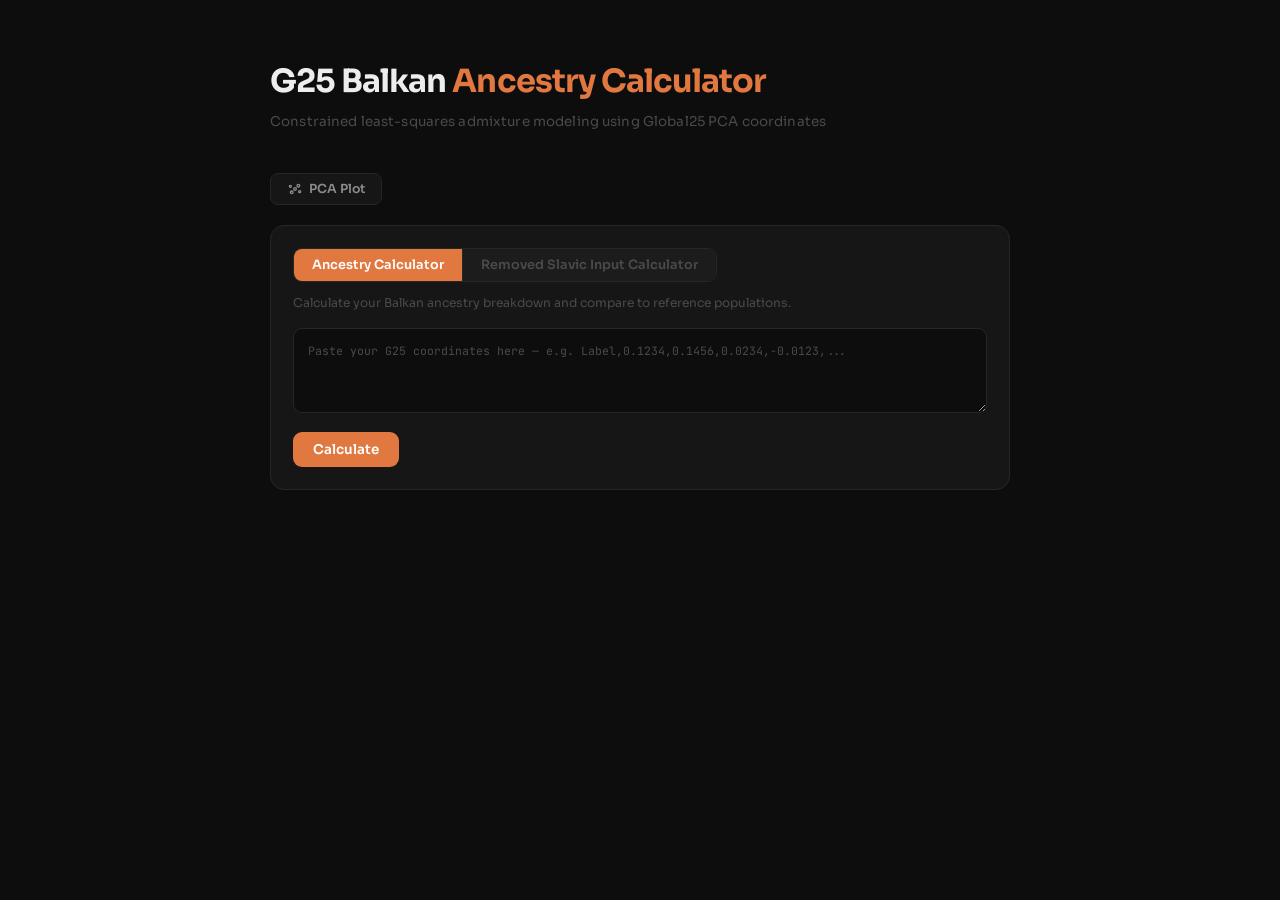
<file: G25_Balkan_Calculator (43).html>
<!DOCTYPE html>
<html lang="en">
<head>
<meta charset="UTF-8">
<meta name="viewport" content="width=device-width, initial-scale=1.0">
<title>G25 Balkan Ancestry Calculator</title>
<style>
@import url('https://fonts.googleapis.com/css2?family=Sora:wght@300;400;500;600;700&family=JetBrains+Mono:wght@400;500;600&display=swap');
*{margin:0;padding:0;box-sizing:border-box}
:root{
  --bg:#0d0d0d;--card:#161616;--card2:#1c1c1c;--border:#262626;
  --text:#ededed;--text2:#8a8a8a;--text3:#4a4a4a;
  --accent:#e07840;--accent2:#f0a060;--glow:rgba(224,120,64,0.08);
  --green:#6dba7a;--gold:#d4b04e;--orange:#e07840;--blue:#5a9fd6;
  --illyrian:var(--green);--thracian:var(--gold);--roman:var(--orange);--slavic:var(--blue);
}
body{background:var(--bg);color:var(--text);font-family:'Sora',sans-serif;line-height:1.6;-webkit-font-smoothing:antialiased}
.container{max-width:780px;margin:0 auto;padding:56px 20px 120px}

/* Header */
h1{font-size:2rem;font-weight:700;letter-spacing:-0.03em;margin-bottom:4px}
h1 span{color:var(--accent)}
.subtitle{color:var(--text3);font-size:0.84rem;font-weight:400;margin-bottom:40px;letter-spacing:0.01em}

/* Cards */
.card{background:var(--card);border:1px solid var(--border);border-radius:14px;padding:22px;margin-bottom:12px}
h2{font-size:1.05rem;font-weight:600;margin-bottom:12px;letter-spacing:-0.01em}
h3{font-size:0.64rem;font-weight:600;text-transform:uppercase;letter-spacing:0.1em;color:var(--text3);margin-bottom:8px}

/* Mode toggle */
.mode-toggle{display:flex;margin-bottom:12px;border:1px solid var(--border);border-radius:9px;overflow:hidden;width:fit-content}
.mode-btn{padding:8px 18px;background:var(--card2);border:none;color:var(--text3);font-family:inherit;font-size:0.8rem;font-weight:600;cursor:pointer;transition:all 0.15s;border-right:1px solid var(--border)}
.mode-btn:last-child{border-right:none}
.mode-btn:hover{color:var(--text2)}
.mode-btn.active{background:var(--accent);color:#fff}
.mode-hint{color:var(--text3);font-size:0.76rem;margin-bottom:16px;line-height:1.5}

/* Input */
textarea{width:100%;background:var(--bg);border:1px solid var(--border);border-radius:9px;color:var(--text);font-family:'JetBrains Mono',monospace;font-size:0.72rem;padding:12px 14px;resize:vertical;min-height:60px;transition:border-color 0.2s;line-height:1.7}
textarea:focus{outline:none;border-color:var(--accent)}
textarea::placeholder{color:var(--text3)}
.hint{font-size:0.72rem;color:var(--text3);margin-top:6px}

/* Buttons */
.btn{display:inline-flex;align-items:center;padding:9px 20px;border:none;border-radius:9px;font-family:inherit;font-size:0.84rem;font-weight:600;cursor:pointer;transition:all 0.15s;margin-top:12px}
.btn-primary{background:var(--accent);color:#fff}
.btn-primary:hover{background:var(--accent2)}

/* Admixture */
.admix-bar-container{margin:14px 0}
.admix-bar{display:flex;height:36px;border-radius:9px;overflow:hidden;margin-bottom:12px}
.admix-bar>div{display:flex;align-items:center;justify-content:center;font-size:0.7rem;font-weight:700;color:#fff;text-shadow:0 1px 2px rgba(0,0,0,0.25);transition:width 0.4s ease;min-width:0;overflow:hidden;white-space:nowrap}
.admix-bar .seg-illyrian{background:var(--green)}
.admix-bar .seg-thracian{background:var(--gold)}
.admix-bar .seg-roman{background:var(--orange)}
.admix-bar .seg-slavic{background:var(--blue)}
.admix-legend{display:flex;gap:20px;flex-wrap:nowrap}
.legend-item{display:flex;align-items:center;gap:6px;font-size:0.78rem;white-space:nowrap}
.legend-dot{width:8px;height:8px;border-radius:2px;flex-shrink:0}
.legend-pct{font-family:'JetBrains Mono',monospace;font-weight:600;font-size:0.78rem;color:var(--text2)}
.distance-badge{display:inline-flex;align-items:center;gap:6px;background:var(--bg);border:1px solid var(--border);border-radius:7px;padding:5px 12px;font-family:'JetBrains Mono',monospace;font-size:0.74rem;margin-top:12px}
.distance-label{color:var(--text3);font-size:0.68rem}
.distance-val{color:var(--accent2);font-weight:600}

/* Results animation */
.results{display:none}
.results.visible{display:block;animation:fadeIn 0.25s ease}
@keyframes fadeIn{from{opacity:0;transform:translateY(6px)}to{opacity:1;transform:translateY(0)}}

/* Coords */
.coords-display{background:var(--bg);border:1px solid var(--border);border-radius:9px;padding:10px 12px;font-family:'JetBrains Mono',monospace;font-size:0.64rem;color:var(--text3);word-break:break-all;line-height:1.8;max-height:80px;overflow-y:auto}
.copy-btn{background:var(--card2);border:1px solid var(--border);color:var(--text3);padding:4px 10px;border-radius:5px;font-size:0.7rem;cursor:pointer;font-family:inherit;font-weight:600;transition:all 0.15s}
.copy-btn:hover{border-color:var(--accent);color:var(--accent)}
.section-divider{height:1px;background:var(--border);margin:18px 0}

/* Filters */
.period-filters{display:flex;gap:5px;margin-bottom:12px}
.filter-btn{padding:6px 14px;background:var(--bg);border:1px solid var(--border);border-radius:7px;color:var(--text3);font-family:inherit;font-size:0.76rem;font-weight:600;cursor:pointer;transition:all 0.15s}
.filter-btn:hover{border-color:var(--text3);color:var(--text2)}
.filter-btn.active{background:var(--accent);border-color:var(--accent);color:#fff}
.filter-sub{display:none}

/* Table */
.dist-table-wrap{max-height:460px;overflow-y:auto;margin-top:10px;border-radius:10px;border:1px solid var(--border)}
.dist-table-wrap::-webkit-scrollbar{width:3px}
.dist-table-wrap::-webkit-scrollbar-thumb{background:var(--border);border-radius:2px}
table{width:100%;border-collapse:collapse}
th{position:sticky;top:0;background:var(--card2);text-align:left;padding:8px 10px;font-size:0.6rem;font-weight:700;text-transform:uppercase;letter-spacing:0.08em;color:var(--text3);border-bottom:1px solid var(--border);z-index:2}
td{padding:6px 10px;font-size:0.78rem;color:var(--text2)}
tr{border-bottom:1px solid #1a1a1a}
tr:nth-child(even) td{background:rgba(255,255,255,0.012)}
tr:hover td{background:rgba(255,255,255,0.03)}
.rank-num{display:inline-flex;align-items:center;justify-content:center;width:22px;height:22px;border-radius:5px;font-size:0.62rem;font-weight:700;font-family:'JetBrains Mono',monospace}
.sample-name{font-weight:500;color:var(--text);font-size:0.77rem}
.dist-val{font-family:'JetBrains Mono',monospace;font-size:0.7rem;font-weight:600;padding:2px 7px;border-radius:4px;white-space:nowrap}
.act-btn{display:inline-flex;align-items:center;justify-content:center;width:24px;height:24px;border-radius:5px;border:1px solid transparent;background:transparent;color:var(--text3);cursor:pointer;transition:all 0.12s;padding:0}
.act-btn:hover{color:var(--accent)}
.act-btn svg{width:12px;height:12px;fill:none;stroke:currentColor;stroke-width:2;stroke-linecap:round;stroke-linejoin:round}

/* Modal (kept minimal) */
.map-overlay{display:none;position:fixed;inset:0;background:rgba(0,0,0,.7);z-index:200;align-items:center;justify-content:center;backdrop-filter:blur(6px)}
.map-overlay.visible{display:flex}
.map-modal{background:var(--card);border:1px solid var(--border);border-radius:14px;padding:22px;max-width:480px;width:90%}
.map-modal-header{display:flex;justify-content:space-between;align-items:flex-start;margin-bottom:12px}
.map-modal-title{font-size:1rem;font-weight:600;color:var(--accent)}
.map-modal-sub{font-size:.74rem;color:var(--text2);margin-top:2px}
.map-close{background:none;border:none;color:var(--text3);font-size:1.2rem;cursor:pointer}
.map-coords{font-family:'JetBrains Mono',monospace;font-size:.7rem;color:var(--text3);margin-top:8px}

/* PCA Plot */
.pca-open-btn{display:inline-flex;align-items:center;gap:6px;padding:7px 16px;background:var(--card);border:1px solid var(--border);border-radius:8px;color:var(--text2);font-family:inherit;font-size:0.78rem;font-weight:600;cursor:pointer;transition:all 0.15s;margin-bottom:20px}
.pca-open-btn:hover{border-color:var(--accent);color:var(--accent)}
.pca-open-btn svg{stroke:currentColor}
.pca-overlay{display:none;position:fixed;inset:0;background:rgba(0,0,0,0.92);z-index:300;flex-direction:column;align-items:center;justify-content:center;backdrop-filter:blur(8px)}
.pca-overlay.visible{display:flex}
.pca-panel{width:96%;max-width:1200px;max-height:96vh;display:flex;flex-direction:column;gap:12px}
.pca-header{display:flex;justify-content:space-between;align-items:flex-start}
.pca-title{font-family:'Sora',sans-serif;font-size:1.1rem;font-weight:600;color:var(--text)}
.pca-sub{font-size:0.74rem;color:var(--text3);margin-top:2px}
.pca-close{background:none;border:none;color:var(--text3);font-size:1.3rem;cursor:pointer;padding:4px 8px}
.pca-close:hover{color:var(--text)}
.pca-input-row{display:flex;gap:8px}
.pca-input-row input{flex:1;background:var(--card);border:1px solid var(--border);border-radius:8px;color:var(--text);font-family:'JetBrains Mono',monospace;font-size:0.7rem;padding:9px 12px}
.pca-input-row input:focus{outline:none;border-color:var(--accent)}
.pca-input-row input::placeholder{color:var(--text3)}
.pca-canvas-wrap{position:relative;background:var(--card);border:1px solid var(--border);border-radius:12px;overflow:hidden;flex:1;min-height:520px}
.pca-canvas-wrap canvas{width:100%;height:100%;display:block}
.pca-legend-bar{display:flex;flex-wrap:wrap;gap:10px 18px;padding:4px 0}
.pca-legend-bar span{display:flex;align-items:center;gap:5px;font-size:0.68rem;color:var(--text2);white-space:nowrap}
.pca-legend-bar span i{display:inline-block;width:8px;height:8px;border-radius:50%;flex-shrink:0}
.pca-tooltip{display:none;position:fixed;background:var(--card);border:1px solid var(--border);border-radius:6px;padding:5px 10px;font-size:0.72rem;color:var(--text);pointer-events:none;z-index:400;font-family:'JetBrains Mono',monospace;white-space:nowrap}
.pca-dim-row{display:flex;align-items:center;gap:4px}
.pca-dim-label{font-size:0.7rem;font-weight:600;color:var(--text3);margin-right:2px}
.pca-dim-sep{width:12px}
.pc-btn{padding:4px 10px;background:transparent;border:1px solid var(--border);border-radius:5px;color:var(--text3);font-family:inherit;font-size:0.68rem;font-weight:600;cursor:pointer;transition:all 0.12s}
.pc-btn:hover{border-color:var(--text2);color:var(--text2)}
.pc-btn.active{background:var(--accent);border-color:var(--accent);color:#fff}
</style>
</head>
<body>
<div class="container">
  <h1>G25 Balkan <span>Ancestry Calculator</span></h1>
  <p class="subtitle">Constrained least-squares admixture modeling using Global25 PCA coordinates</p>
  <button class="pca-open-btn" onclick="openPCA()">
    <svg width="16" height="16" viewBox="0 0 24 24" fill="none" stroke="currentColor" stroke-width="2"><circle cx="7" cy="17" r="2"/><circle cx="17" cy="7" r="2"/><circle cx="12" cy="12" r="2"/><circle cx="5" cy="8" r="1.5"/><circle cx="19" cy="16" r="1.5"/></svg>
    PCA Plot
  </button>

  <div class="card">
    <div class="mode-toggle">
      <button class="mode-btn active" id="modeNormal" onclick="setMode('normal')">Ancestry Calculator</button>
      <button class="mode-btn" id="modeGhost" onclick="setMode('ghost')">Removed Slavic Input Calculator</button>
    </div>
    <p class="mode-hint" id="modeHint">Calculate your Balkan ancestry breakdown and compare to reference populations.</p>
    <textarea id="coordInput" rows="3" placeholder="Paste your G25 coordinates here — e.g. Label,0.1234,0.1456,0.0234,-0.0123,..."></textarea>
    <button class="btn btn-primary" onclick="runCalculator()">Calculate</button>
  </div>

  <div class="results" id="results">
    <div class="card">
      <h2>Admixture Results</h2>
      <div class="admix-bar-container">
        <div class="admix-bar" id="admixBar"></div>
        <div class="admix-legend" id="admixLegend"></div>
      </div>
      <div class="distance-badge" style="margin-top:14px;">
        <span class="distance-label">Fit distance:</span>
        <span class="distance-val" id="fitDist"></span>
      </div>
    </div>

      <div class="card">
      <h2>Distance to Balkan Samples</h2>
      
      <div class="period-filters" id="comparePeriodFilters">
        <button class="filter-btn active" onclick="filterComparePeriod('all',this)">All</button>
        <button class="filter-btn" onclick="filterComparePeriod('modern',this)">Modern<span class="filter-sub">Present-day</span></button>
        <button class="filter-btn" onclick="filterComparePeriod('ancient',this)">Ancient<span class="filter-sub">All periods</span></button>
      </div>
      <div id="compareDistTableWrap"></div>
    </div>

      <div class="card" id="slavicCard" style="display:none;">
      <h2>Pre-Slavic Analysis</h2>
      <p style="color:var(--text2);font-size:0.86rem;margin-bottom:14px;">Subtract your Balto-Slavic ancestry to reveal the underlying pre-migration profile.</p>
      <button class="btn btn-primary" onclick="doGhostRemoval()">Remove &amp; Analyze</button>
    </div>
  </div>

  <div class="results" id="ghostResults">
    <div class="card">
      <h2>Pre-Slavic Profile</h2>
      <div class="admix-bar-container">
        <div class="admix-bar" id="ghostAdmixBar"></div>
        <div class="admix-legend" id="ghostAdmixLegend"></div>
      </div>
      <div class="distance-badge" style="margin-top:14px;">
        <span class="distance-label">Fit distance:</span>
        <span class="distance-val" id="ghostFitDist"></span>
      </div>

      <div class="section-divider"></div>

      <h3>Raw Coordinates</h3>
      <div class="coords-display" id="ghostCoords"></div>
      <button class="copy-btn" onclick="copyGhost()" style="margin-top:10px;">Copy coordinates</button>
    </div>

    <div class="card">
      <h2>Pre-Slavic Distance to Samples</h2>
      
      <div class="period-filters" id="periodFilters">
        <button class="filter-btn active" onclick="filterPeriod('all',this)">All</button>
        <button class="filter-btn" onclick="filterPeriod('modern',this)">Modern<span class="filter-sub">Present-day</span></button>
        <button class="filter-btn" onclick="filterPeriod('ancient',this)">Ancient<span class="filter-sub">All periods</span></button>
      </div>
      <div id="distTableWrap"></div>
    </div>
  </div>
</div>

<!-- PCA PLOT OVERLAY -->
<div class="pca-overlay" id="pcaOverlay">
  <div class="pca-panel">
    <div class="pca-header">
      <div>
        <div class="pca-title">Balkan PCA Plot</div>
        <div class="pca-sub">Sub-PCA on 136 Balkan samples — X: Mediterranean ↔ Slavic, Y: East Med ↔ Paleo-Balkan</div>
      </div>
      <button class="pca-close" onclick="closePCA()">✕</button>
    </div>
    <div class="pca-input-row">
      <input type="text" id="pcaInput" placeholder="Paste G25 coordinates here..." />
      <button class="btn btn-primary" style="margin:0;padding:8px 16px;font-size:0.78rem;" onclick="plotUser()">Plot</button>
      <button class="btn btn-primary" style="margin:0;padding:8px 12px;font-size:0.78rem;background:#333;" onclick="resetPCAView()">Reset</button>
    </div>
    <div class="pca-dim-row">
      <span class="pca-dim-label">X:</span>
      <button class="pc-btn pc-btn-x active" onclick="setPCDim('x',0)">PC1</button>
      <button class="pc-btn pc-btn-x" onclick="setPCDim('x',1)">PC2</button>
      <button class="pc-btn pc-btn-x" onclick="setPCDim('x',2)">PC3</button>
      <button class="pc-btn pc-btn-x" onclick="setPCDim('x',3)">PC4</button>
      <span class="pca-dim-sep"></span>
      <span class="pca-dim-label">Y:</span>
      <button class="pc-btn pc-btn-y" onclick="setPCDim('y',0)">PC1</button>
      <button class="pc-btn pc-btn-y active" onclick="setPCDim('y',1)">PC2</button>
      <button class="pc-btn pc-btn-y" onclick="setPCDim('y',2)">PC3</button>
      <button class="pc-btn pc-btn-y" onclick="setPCDim('y',3)">PC4</button>
    </div>
    <div class="pca-canvas-wrap">
      <canvas id="pcaCanvas"></canvas>
    </div>
    <div class="pca-legend-bar" id="pcaLegend"></div>
    <div class="pca-tooltip" id="pcaTooltip"></div>
  </div>
</div>

<script>
// === SOURCE POPULATIONS ===
const SOURCES = {
  "Paleo_Balkan": [0.1245456,0.1513373,0.0204728,-0.0221116,0.0286995,-0.0096847,0.0001639,-0.0008845,0.0061742,0.0299118,0.0023973,0.0070944,-0.0137463,-0.0037565,-0.0121211,-0.0018984,0.0072115,0.0019759,0.0069611,-0.0069911,-0.0088625,0.0040069,-0.000962,0.0039286,-0.0016455],
  "Eastern_Roman_Anatolian": [0.1073731,0.1481632,-0.0318813,-0.0632749,-0.0014046,-0.0231908,0.0001687,-0.0052069,-0.0072632,0.018303,0.0043595,0.0033508,-0.0056643,0.0032042,-0.0141531,-0.0030666,0.0056132,0.0007277,0.0049216,-0.0047843,-0.0031803,0.002622,-0.0017634,-0.0007879,-0.0014277],
  "Balto_Slavic": [0.1300254,0.1236844,0.0712377,0.057083,0.0374817,0.0217402,0.0085156,0.011635,0.0011552,-0.0182674,-0.0006992,-0.0066052,0.0129104,0.0181932,-0.0096314,-0.000272,0.0024466,0.000138,0.0016246,0.0014574,-0.0010717,-0.003066,0.0058419,-0.0065919,-0.0011954]
};

// Sub-sources for splitting Paleo_Balkan
const ILLYRIAN = [0.1243859,0.1465071,0.0393463,0.0040999,0.0327894,0.0011899,0.0025067,0.0030798,0.0027433,0.0189841,0.0015850,0.0070336,-0.0136489,-0.0043525,-0.0077161,0.0013982,0.0083689,0.0014019,0.0042270,-0.0044539,-0.0064386,0.0013884,-0.0015956,0.0028147,-0.0057528];
const THRACIAN = [0.1206524,0.1614692,0.0061597,-0.0533411,0.0286940,-0.0185793,0.0004028,-0.0016704,0.0077914,0.0369330,0.0040827,0.0073218,-0.0160481,0.0006160,-0.0200024,-0.0128296,0.0073266,0.0047115,0.0090804,-0.0103859,-0.0072965,0.0048281,-0.0034158,0.0034486,-0.0077950];

// Display keys: 4-way output after splitting Paleo_Balkan
const SRC_KEYS = ["Illyrian", "Thracian", "Eastern_Roman_Anatolian", "Balto_Slavic"];
const SRC_COLORS = ["illyrian", "thracian", "roman", "slavic"];
const SRC_LABELS = ["Illyrian", "Thracian", "Eastern Roman Anatolian", "Balto-Slavic"];

// === BALKAN REFERENCE SAMPLES (embedded) ===
const BALKAN_SAMPLES = [];

const RAW_DATA = `Albania_BronzeAge_IronAge(1600BCE-300BCE),0.1231566,0.1523294,0.0274544,-0.0156332,0.0270818,-0.0087572,0.000987,-0.0007846,-0.0003274,0.0256952,0.0030206,0.005785,-0.0189098,-0.0070464,-0.0095546,-0.0063644,0.0069624,-0.00038,0.0027652,-0.0069534,-0.009084,0.0029182,-0.002687,0.0059286,-0.0058678
Albania_EarlyModern_Roma(1500-1800CE),0.0859365,0.0619475,-0.060528,0.0176035,-0.018773,0.0119925,0.0005875,0.001615,0.011862,0.015946,-0.001786,-0.0028475,0.0026015,0.008326,-0.013233,-0.0104085,0.0068455,-0.001457,0.003771,-0.000375,0.002059,0.001113,0.000801,0.00235,0.0016165
Albania_EarlyBronzeAge_outlier(2800-2200BCE),0.122929,0.118817,0.033564,0.045543,-0.008309,0.01255,0.008225,-0.000462,-0.026384,-0.012392,-0.002273,0.000749,-0.006838,0.002477,0.014251,-0.009679,-0.014212,0.003927,0.010307,-0.00988,-0.010731,-0.003091,0.014666,0.010845,-0.011496
Albania_IronAge(800-300BCE),0.132035,0.156392,0.034695,-0.011628,0.035083,-0.001952,0.00329,0.000692,0.002659,0.031345,0.008607,0.016785,-0.023934,-0.004404,-0.013572,0.000663,0.011865,0.006714,0.011313,-0.010005,-0.007736,-0.000371,-0.002588,0.007832,-0.007784
Albania_LateNeolithic_Chalcolithic(4500-3000BCE),0.123498,0.1858415,0.003394,-0.1022295,0.04647,-0.0471325,-0.003995,-0.0010385,0.037939,0.082553,0.0086065,0.013638,-0.023265,0.0030275,-0.040241,-0.017104,0.0095835,-0.0004435,0.0086735,-0.0171335,-0.011667,0.0051315,-0.0044985,-0.0023495,-0.008921
Albania_MiddleBronzeAge(2200-1600BCE),0.125205,0.14319,0.019233,0.003876,0.032621,-0.019522,0.00658,-0.011999,0.008795,0.033531,0.001461,0.005095,-0.006541,-0.021469,-0.010043,0.004773,0.02725,-0.009755,0.001383,0.008754,-0.003993,0.006677,0.009737,0.01205,0.007424
Albania_Medieval(600-1500CE),0.1206525,0.1543605,0.0143305,-0.03553,0.024312,-0.007251,-0.002115,-0.001269,0.003068,0.019864,0.0020295,0.005545,-0.013082,0.0008255,-0.0192725,-0.012596,0.010561,-0.002154,0.008296,-0.0155075,-0.009421,0.0030295,0.0003695,-0.0013855,0
Albania_Modern(1500-1900CE),0.1220184,0.1486734,0.014934,-0.0221578,0.0270204,-0.0087572,0.002491,0.0023998,0.0008998,0.0174582,0.0027282,0.0060248,-0.0076114,0.006936,-0.0207924,0.0010872,0.0178106,0.00038,0.0054804,-0.0047522,-0.0116046,0.0032892,0.0015038,0.0046272,-0.0064664
BosniaHerzegovina_Medieval(600-1500CE),0.126344,0.131003,0.065242,0.05168,0.030775,0.02761,0.009635,0.009692,-0.007363,-0.010752,-0.005846,-0.002248,0.004757,0.030552,-0.010858,-0.006099,-0.015255,-0.001394,0.006536,-0.009004,-0.008859,0.000124,0.015529,0.001325,0.002036`;

// Parse all samples from the output file
function loadSamples() {
  // We already have all the data - parse it from the file content stored in JS
  // For brevity we loaded partial above; the full set is loaded at page init via fetch or inline
}

// Full dataset will be loaded from inline data below
let ALL_SAMPLES = [];

// === MATH: Constrained Least Squares ===
function solveHybrid(target) {
  // Step 1: Stable 3-way solve (Paleo_Balkan + E.Roman + Slavic)
  const src3 = [SOURCES["Paleo_Balkan"], SOURCES["Eastern_Roman_Anatolian"], SOURCES["Balto_Slavic"]];
  const p3 = solveConstrained(target, src3);
  
  // Step 2: Split Paleo_Balkan portion between Illyrian and Thracian
  const paleoPct = p3.proportions[0];
  let bestAlpha = 0.5, bestDist = Infinity;
  
  // Golden section search for optimal alpha in [0,1]
  for (let steps = 0; steps < 200; steps++) {
    const alpha = steps / 199;
    let dist = 0;
    for (let k = 0; k < 25; k++) {
      const pred = (paleoPct * alpha) * ILLYRIAN[k] + (paleoPct * (1 - alpha)) * THRACIAN[k]
                 + p3.proportions[1] * src3[1][k] + p3.proportions[2] * src3[2][k];
      dist += (target[k] - pred) ** 2;
    }
    if (dist < bestDist) { bestDist = dist; bestAlpha = alpha; }
  }
  
  // Fine-tune around best alpha
  const lo = Math.max(0, bestAlpha - 0.01), hi = Math.min(1, bestAlpha + 0.01);
  for (let steps = 0; steps < 100; steps++) {
    const alpha = lo + (hi - lo) * steps / 99;
    let dist = 0;
    for (let k = 0; k < 25; k++) {
      const pred = (paleoPct * alpha) * ILLYRIAN[k] + (paleoPct * (1 - alpha)) * THRACIAN[k]
                 + p3.proportions[1] * src3[1][k] + p3.proportions[2] * src3[2][k];
      dist += (target[k] - pred) ** 2;
    }
    if (dist < bestDist) { bestDist = dist; bestAlpha = alpha; }
  }
  
  return {
    proportions: [
      paleoPct * bestAlpha,           // Illyrian
      paleoPct * (1 - bestAlpha),     // Thracian
      p3.proportions[1],              // E. Roman
      p3.proportions[2]               // Slavic
    ],
    distance: Math.sqrt(bestDist),
    slavicPct: p3.proportions[2]  // Store for ghost removal
  };
}

function solveConstrained(target, sources) {
  // Robust 3-way constrained least squares using projected gradient + analytical subsets
  const n = sources.length;
  const d = target.length;
  
  function computeDist(p) {
    let dist = 0;
    for (let k = 0; k < d; k++) {
      let pred = 0;
      for (let i = 0; i < n; i++) pred += p[i] * sources[i][k];
      dist += (target[k] - pred) ** 2;
    }
    return Math.sqrt(dist);
  }
  
  function projectSimplex(v) {
    const u = [...v].sort((a, b) => b - a);
    let cumsum = 0, rho = 0;
    for (let j = 0; j < n; j++) {
      cumsum += u[j];
      if (u[j] + (1 - cumsum) / (j + 1) > 0) rho = j;
    }
    let s = 0;
    for (let j = 0; j <= rho; j++) s += u[j];
    const theta = (s - 1) / (rho + 1);
    return v.map(x => Math.max(x - theta, 0));
  }
  
  let bestP = new Array(n).fill(1 / n);
  let bestDist = computeDist(bestP);
  
  // Projected gradient descent from multiple starts
  const starts = [new Array(n).fill(1 / n)];
  for (let i = 0; i < n; i++) {
    const s = new Array(n).fill(0.02);
    s[i] = 1 - 0.02 * (n - 1);
    starts.push(s);
  }
  
  for (const start of starts) {
    let p = [...start];
    let lr = 0.5;
    for (let iter = 0; iter < 1500; iter++) {
      const grad = new Array(n).fill(0);
      for (let i = 0; i < n; i++) {
        for (let k = 0; k < d; k++) {
          let pred = 0;
          for (let j = 0; j < n; j++) pred += p[j] * sources[j][k];
          grad[i] += 2 * (pred - target[k]) * sources[i][k];
        }
      }
      const pNew = projectSimplex(p.map((v, i) => v - lr * grad[i]));
      if (computeDist(pNew) < computeDist(p)) { p = pNew; lr *= 1.05; }
      else { lr *= 0.5; }
      if (lr < 1e-15) break;
    }
    const dist = computeDist(p);
    if (dist < bestDist) { bestDist = dist; bestP = [...p]; }
  }
  
  // Also try analytical subsets
  for (let mask = 1; mask < (1 << n); mask++) {
    const active = [];
    for (let i = 0; i < n; i++) if (mask & (1 << i)) active.push(i);
    const k = active.length;
    const A = [], b = [];
    for (let i = 0; i < k; i++) {
      A.push([]);
      let bi = 0;
      for (let j = 0; j < k; j++) {
        let aij = 0;
        for (let dd = 0; dd < d; dd++) aij += sources[active[i]][dd] * sources[active[j]][dd];
        A[i].push(aij);
      }
      for (let dd = 0; dd < d; dd++) bi += sources[active[i]][dd] * target[dd];
      b.push(bi);
    }
    const M = [], rhs = [];
    for (let i = 0; i < k; i++) { M.push([...A[i], 1]); rhs.push(b[i]); }
    M.push([...new Array(k).fill(1), 0]); rhs.push(1);
    const sol = gaussSolve(M, rhs);
    if (!sol) continue;
    let valid = true;
    for (let i = 0; i < k; i++) if (sol[i] < -1e-10) { valid = false; break; }
    if (!valid) continue;
    const p = new Array(n).fill(0);
    for (let i = 0; i < k; i++) p[active[i]] = Math.max(0, sol[i]);
    const s = p.reduce((a, b) => a + b, 0);
    if (s < 1e-15) continue;
    for (let i = 0; i < n; i++) p[i] /= s;
    const dist = computeDist(p);
    if (dist < bestDist) { bestDist = dist; bestP = [...p]; }
  }
  
  return { proportions: bestP, distance: bestDist };
}

function gaussSolve(M, rhs) {
  const n = M.length;
  const aug = M.map((row, i) => [...row, rhs[i]]);
  
  for (let col = 0; col < n; col++) {
    let maxRow = col;
    for (let row = col + 1; row < n; row++) {
      if (Math.abs(aug[row][col]) > Math.abs(aug[maxRow][col])) maxRow = row;
    }
    [aug[col], aug[maxRow]] = [aug[maxRow], aug[col]];
    
    if (Math.abs(aug[col][col]) < 1e-15) return null;
    
    for (let row = col + 1; row < n; row++) {
      const f = aug[row][col] / aug[col][col];
      for (let j = col; j <= n; j++) aug[row][j] -= f * aug[col][j];
    }
  }
  
  const x = new Array(n).fill(0);
  for (let i = n - 1; i >= 0; i--) {
    x[i] = aug[i][n];
    for (let j = i + 1; j < n; j++) x[i] -= aug[i][j] * x[j];
    x[i] /= aug[i][i];
  }
  return x;
}

// === PARSE INPUT ===
function parseCoords(text) {
  text = text.trim();
  // Remove any label prefix - find the first number (possibly negative)
  const nums = text.match(/-?\d+\.?\d*(?:[eE][+-]?\d+)?/g);
  if (!nums || nums.length < 25) return null;
  // Take last 25 numbers (in case label contains numbers)
  const coords = nums.slice(-25).map(Number);
  if (coords.some(isNaN)) return null;
  return coords;
}

// Globals
let currentTarget = null;
let currentResult = null;
let ghostCoords = null;
let currentMode = 'normal';

function setMode(mode) {
  if (mode === currentMode) return;
  currentMode = mode;
  document.getElementById('modeNormal').classList.toggle('active', mode === 'normal');
  document.getElementById('modeGhost').classList.toggle('active', mode === 'ghost');
  document.getElementById('modeHint').textContent = mode === 'normal' 
    ? 'Calculate your Balkan ancestry breakdown and compare to reference populations.'
    : 'Remove the Balto-Slavic component to reveal your pre-Slavic ancestry and compare to ancient populations.';
  
  // Clear all results — forces re-calculate
  document.getElementById('results').classList.remove('visible');
  document.getElementById('ghostResults').classList.remove('visible');
}

function runCalculator() {
  const input = document.getElementById('coordInput').value;
  const coords = parseCoords(input);
  if (!coords) {
    alert('Could not parse 25 G25 coordinates. Please check your input format.');
    return;
  }
  
  // Reset everything
  document.getElementById('results').classList.remove('visible');
  document.getElementById('ghostResults').classList.remove('visible');
  
  currentTarget = coords;
  currentResult = solveHybrid(coords);
  
  if (currentMode === 'normal') {
    displayResults(currentResult);
    showCompareDistances();
    document.getElementById('slavicCard').style.display = 'none';
  } else {
    // Ghost mode: skip original results, go straight to pre-Slavic
    if (currentResult.proportions[3] > 0.005) {
      doGhostRemoval();
    } else {
      alert('Slavic component is too small to remove. Try the Ancestry Calculator mode instead.');
    }
  }
}

function displayResults(result) {
  const el = document.getElementById('results');
  el.classList.add('visible');
  
  const bar = document.getElementById('admixBar');
  const legend = document.getElementById('admixLegend');
  
  bar.innerHTML = '';
  legend.innerHTML = '';
  
  for (let i = 0; i < SRC_KEYS.length; i++) {
    const pct = result.proportions[i] * 100;
    if (pct < 0.05) continue;
    
    const seg = document.createElement('div');
    seg.className = `seg-${SRC_COLORS[i]}`;
    seg.style.width = `${pct}%`;
    seg.textContent = pct >= 8 ? `${pct.toFixed(1)}%` : '';
    bar.appendChild(seg);
    
    const item = document.createElement('div');
    item.className = 'legend-item';
    item.innerHTML = `<div class="legend-dot" style="background:var(--${SRC_COLORS[i]})"></div>
      <span>${SRC_LABELS[i]}</span>
      <span class="legend-pct">${pct.toFixed(1)}%</span>`;
    legend.appendChild(item);
  }
  
  document.getElementById('fitDist').textContent = result.distance.toFixed(8);
  
  el.scrollIntoView({ behavior: 'smooth', block: 'start' });
}

function doGhostRemoval() {
  
  const pIllyrian = currentResult.proportions[0];
  const pThracian = currentResult.proportions[1];
  const pRoman = currentResult.proportions[2];
  const pSlavic = currentResult.proportions[3];
  
  if (pSlavic < 0.001 || pSlavic > 0.999) {
    alert('Slavic proportion too small or too large to remove meaningfully.');
    return;
  }
  
  // Vector subtraction: preserves individual variation
  const slavicCoords = SOURCES["Balto_Slavic"];
  ghostCoords = new Array(25);
  for (let i = 0; i < 25; i++) {
    ghostCoords[i] = (currentTarget[i] - pSlavic * slavicCoords[i]) / (1 - pSlavic);
  }
  
  // Renormalized proportions for admixture bar display only (clean, 0% Slavic)
  const nonSlavicSum = pIllyrian + pThracian + pRoman;
  const ghostProportions = [
    pIllyrian / nonSlavicSum,
    pThracian / nonSlavicSum,
    pRoman / nonSlavicSum,
    0
  ];
  
  // Display
  const ghostEl = document.getElementById('ghostResults');
  ghostEl.classList.add('visible');
  
  const bar = document.getElementById('ghostAdmixBar');
  const legend = document.getElementById('ghostAdmixLegend');
  bar.innerHTML = '';
  legend.innerHTML = '';
  
  for (let i = 0; i < SRC_KEYS.length; i++) {
    const pct = ghostProportions[i] * 100;
    if (pct < 0.05) continue;
    const seg = document.createElement('div');
    seg.className = `seg-${SRC_COLORS[i]}`;
    seg.style.width = `${pct}%`;
    seg.textContent = pct >= 8 ? `${pct.toFixed(1)}%` : '';
    bar.appendChild(seg);
    
    const item = document.createElement('div');
    item.className = 'legend-item';
    item.innerHTML = `<div class="legend-dot" style="background:var(--${SRC_COLORS[i]})"></div>
      <span>${SRC_LABELS[i]}</span>
      <span class="legend-pct">${pct.toFixed(1)}%</span>`;
    legend.appendChild(item);
  }
  
  document.getElementById('ghostFitDist').textContent = solveHybrid(ghostCoords).distance.toFixed(8);
  
  const display = document.getElementById('ghostCoords');
  display.textContent = 'PreSlavic_Ghost,' + ghostCoords.map(v => v.toFixed(7)).join(',');
  
  // Auto-show ghost distance comparison
  showDistances();
  
  ghostEl.scrollIntoView({ behavior: 'smooth', block: 'start' });
}

function copyGhost() {
  if (!ghostCoords) return;
  const text = 'PreSlavic_Ghost,' + ghostCoords.map(v => v.toFixed(7)).join(',');
  navigator.clipboard.writeText(text).then(() => {
    const btn = document.querySelector('.copy-btn');
    btn.textContent = 'Copied!';
    setTimeout(() => btn.textContent = 'Copy coordinates', 1500);
  });
}

let allDists = [];

function parseMidpointYear(name) {
  const m = SAMPLE_META[name];
  if (m) return m.y;
  return null;
}

function getMeta(name) {
  return SAMPLE_META[name] || {c:'',s:'',p:'',d:''};
}

function getPeriod(year) {
  if (year === null) return 'all';
  if (year >= 1900) return 'modern';
  if (year < -1200) return 'bronze';
  if (year < -200) return 'iron';
  if (year < 600) return 'roman';
  return 'medieval';
}

let allCompareDists = [];

function showCompareDistances() {
  if (!currentTarget || ALL_SAMPLES.length === 0) return;
  
  allCompareDists = ALL_SAMPLES.map(s => {
    let d = 0;
    for (let i = 0; i < 25; i++) d += (currentTarget[i] - s.coords[i]) ** 2;
    const mid = parseMidpointYear(s.name);
    return { name: s.name, dist: Math.sqrt(d), period: getPeriod(mid) };
  });
  
  allCompareDists.sort((a, b) => a.dist - b.dist);
  // Default to Modern in normal mode
  document.querySelectorAll('#comparePeriodFilters .filter-btn').forEach(b => b.classList.remove('active'));
  const defaultBtn = document.querySelector('#comparePeriodFilters .filter-btn:nth-child(2)');
  if (defaultBtn) defaultBtn.classList.add('active');
  renderCompareDistTable('modern');
}

function filterComparePeriod(period, btn) {
  document.querySelectorAll('#comparePeriodFilters .filter-btn').forEach(b => b.classList.remove('active'));
  btn.classList.add('active');
  renderCompareDistTable(period);
}

function renderCompareDistTable(period) {
  const filtered = period === 'all' ? allCompareDists : period === 'ancient' ? allCompareDists.filter(d => d.period !== 'modern') : allCompareDists.filter(d => d.period === period);
  const wrap = document.getElementById('compareDistTableWrap');
  if (filtered.length === 0) { wrap.innerHTML = `<p style="color:var(--text2);padding:20px;text-align:center;font-size:0.86rem;">No samples found.</p>`; return; }
  let h = `<div class="dist-table-wrap"><table><thead><tr><th style="width:28px">#</th><th>Sample</th><th>Country</th><th>Period</th><th>Distance</th><th style="width:30px"></th></tr></thead><tbody>`;
  filtered.forEach((d, i) => {
    const m = getMeta(d.name);
    const label = (d.name.includes(':') ? d.name.split(':')[1] : d.name).replace(/_/g,' ');
    const dc = distColor(d.dist);
    h += `<tr><td><span class="rank-num" style="background:${dc.bg};color:${dc.text}">${i+1}</span></td><td><span class="sample-name">${label}</span></td><td>${m.c}</td><td>${m.p}</td><td><span class="dist-val" style="color:${dc.text};background:${dc.bg}">${d.dist.toFixed(6)}</span></td><td><button class="act-btn" title="Copy coordinates" onclick="copySampleCoords('${d.name}')"><svg viewBox="0 0 24 24"><rect x="9" y="9" width="13" height="13" rx="2"/><path d="M5 15H4a2 2 0 0 1-2-2V4a2 2 0 0 1 2-2h9a2 2 0 0 1 2 2v1"/></svg></button></td></tr>`;
  });
  h += `</tbody></table></div>`;
  wrap.innerHTML = h;
}

function showDistances() {
  if (!ghostCoords || ALL_SAMPLES.length === 0) return;
  
  allDists = ALL_SAMPLES.map(s => {
    let d = 0;
    for (let i = 0; i < 25; i++) d += (ghostCoords[i] - s.coords[i]) ** 2;
    const mid = parseMidpointYear(s.name);
    return { name: s.name, dist: Math.sqrt(d), period: getPeriod(mid) };
  });
  
  allDists.sort((a, b) => a.dist - b.dist);
  // Default to Ancient in ghost mode
  document.querySelectorAll('#periodFilters .filter-btn').forEach(b => b.classList.remove('active'));
  const defaultBtn = document.querySelector('#periodFilters .filter-btn:nth-child(3)');
  if (defaultBtn) defaultBtn.classList.add('active');
  renderDistTable('ancient');
}

function filterPeriod(period, btn) {
  document.querySelectorAll('.filter-btn').forEach(b => b.classList.remove('active'));
  btn.classList.add('active');
  renderDistTable(period);
}

function distColor(dist) {
  // Absolute distance: 0 = bright green, 0.08+ = full red
  const t = Math.min(dist / 0.08, 1);
  if (t < 0.01) return {text:'#4ade80', bg:'rgba(74,222,128,0.12)'};
  if (t >= 1) return {text:'#ef4444', bg:'rgba(239,68,68,0.10)'};
  // green → amber → red
  let r, g, b;
  if (t < 0.5) {
    const s = t * 2;
    r = Math.round(74 + s * 179);
    g = Math.round(222 - s * 77);
    b = Math.round(128 - s * 80);
  } else {
    const s = (t - 0.5) * 2;
    r = Math.round(253 - s * 14);
    g = Math.round(145 - s * 77);
    b = Math.round(48 - s * 16);
  }
  return {text:`rgb(${r},${g},${b})`, bg:`rgba(${r},${g},${b},0.10)`};
}


function renderDistTable(period) {
  const filtered = period === 'all' ? allDists : period === 'ancient' ? allDists.filter(d => d.period !== 'modern') : allDists.filter(d => d.period === period);
  
  const wrap = document.getElementById('distTableWrap');
  wrap.style.display = 'block';
  
  if (filtered.length === 0) {
    wrap.innerHTML = `<p style="color:var(--text2);padding:24px;font-size:0.88rem;text-align:center;">No samples in this period.</p>`;
    return;
  }
  
  let h = `<div class="dist-table-wrap"><table><thead><tr><th style="width:28px">#</th><th>Sample</th><th>Country</th><th>Period</th><th>Distance</th><th style="width:30px"></th></tr></thead><tbody>`;
  filtered.forEach((d, i) => {
    const m = getMeta(d.name);
    const label = (d.name.includes(':') ? d.name.split(':')[1] : d.name).replace(/_/g,' ');
    const dc = distColor(d.dist);
    h += `<tr><td><span class="rank-num" style="background:${dc.bg};color:${dc.text}">${i+1}</span></td><td><span class="sample-name">${label}</span></td><td>${m.c}</td><td>${m.p}</td><td><span class="dist-val" style="color:${dc.text};background:${dc.bg}">${d.dist.toFixed(6)}</span></td><td><button class="act-btn" title="Copy coordinates" onclick="copySampleCoords('${d.name}')"><svg viewBox="0 0 24 24"><rect x="9" y="9" width="13" height="13" rx="2"/><path d="M5 15H4a2 2 0 0 1-2-2V4a2 2 0 0 1 2-2h9a2 2 0 0 1 2 2v1"/></svg></button></td></tr>`;
  });
  h += `</tbody></table></div>`;
  wrap.innerHTML = h;
}

// === LOAD ALL SAMPLE DATA ===
function initSamples() {
  // Fetch the file from the same directory or parse inline
  fetch('Balkan_filtered_renamed.txt')
    .then(r => r.text())
    .then(parseSampleData)
    .catch(() => {
      // Fallback: use inline data
      parseSampleDataFromInline();
    });
}

function parseSampleData(text) {
  const lines = text.trim().split('\n');
  for (let i = 1; i < lines.length; i++) {
    const line = lines[i].trim().replace(/\r/g, '');
    if (!line) continue;
    const parts = line.split(',');
    if (parts.length < 26) continue;
    ALL_SAMPLES.push({
      name: parts[0],
      coords: parts.slice(1, 26).map(Number)
    });
  }
}

// Inline fallback - embed all data
const INLINE_DATA = `PLACEHOLDER`;

function parseSampleDataFromInline() {
  if (ALL_SAMPLES.length > 0) return;
  // Parse from the RAW_DATA block already in memory won't have all - use fetch approach
}

// On load, fetch the data file
document.addEventListener('DOMContentLoaded', () => {
  // Try loading from various paths
  const paths = ['Balkan_filtered_renamed.txt', './Balkan_filtered_renamed.txt'];
  
  // Since we're self-contained, parse all data inline
  parseSampleDataDirect();
});


let mapInstance = null;

function getPopLabel(name) {
  return name.includes(':') ? name.split(':')[0] : name;
}

function showMap(name) {
  const pop = getPopLabel(name);
  const coords = SITE_COORDS[pop];
  if (!coords) { alert('No location data for this sample.'); return; }
  const m = getMeta(name);
  const shortId = name.includes(':') ? name.split(':')[1] : name;
  
  document.getElementById('mapTitle').textContent = m.s || m.c;
  document.getElementById('mapSub').textContent = `${shortId} — ${m.p}, ${m.d}`;
  document.getElementById('mapCoordText').textContent = `${coords[0].toFixed(4)}, ${coords[1].toFixed(4)}`;
  document.getElementById('mapOverlay').classList.add('visible');
  
  setTimeout(() => {
    if (mapInstance) { mapInstance.remove(); mapInstance = null; }
    mapInstance = L.map('mapContainer').setView(coords, 8);
    L.tileLayer('https://{s}.tile.openstreetmap.org/{z}/{x}/{y}.png', {
      attribution: '&copy; OpenStreetMap contributors', maxZoom: 18
    }).addTo(mapInstance);
    L.marker(coords).addTo(mapInstance)
      .bindPopup(`<b>${m.s}</b><br>${shortId}<br>${m.p}`).openPopup();
  }, 100);
}

function closeMap() {
  document.getElementById('mapOverlay').classList.remove('visible');
  if (mapInstance) { mapInstance.remove(); mapInstance = null; }
}

function copySampleCoords(name) {
  const s = ALL_SAMPLES.find(x => x.name === name);
  if (!s) return;
  const text = name + ',' + s.coords.map(v => v.toString()).join(',');
  navigator.clipboard.writeText(text).then(() => {
    // Brief visual feedback via the button
    event.target.closest('.act-btn').style.color = 'var(--accent)';
    setTimeout(() => { event.target.closest('.act-btn').style.color = ''; }, 800);
  });
}

function parseSampleDataDirect() {
  // All data is embedded in this giant string
  const data = FULL_DATA;
  const lines = data.trim().split('\n');
  for (const line of lines) {
    const l = line.trim();
    if (!l || l.startsWith(',PC')) continue;
    const parts = l.split(',');
    if (parts.length < 26) continue;
    ALL_SAMPLES.push({
      name: parts[0],
      coords: parts.slice(1, 26).map(Number)
    });
  }
  console.log(`Loaded ${ALL_SAMPLES.length} samples`);
}

const FULL_DATA = `,PC1,PC2,PC3,PC4,PC5,PC6,PC7,PC8,PC9,PC10,PC11,PC12,PC13,PC14,PC15,PC16,PC17,PC18,PC19,PC20,PC21,PC22,PC23,PC24,PC25
Macedonian,0.1269754,0.1461801,0.024392,-0.0072853,0.0254637,-0.0027431,0.0010594,0.0037174,0.0020831,0.0081977,0.0036228,1.9e-05,0.000763,0.0045139,-0.0081302,-0.0012232,0.0024889,-0.0013904,0.0004066,-0.0023516,-0.004273,-0.0007249,0.0019303,-0.0015427,-0.0008112
Macedonian_Skopje,0.1276914,0.1454191,0.0258681,-0.0048603,0.0258545,-0.0018928,0.0015515,0.0038632,0.0020197,0.007464,0.003914,-6.98e-05,0.0011933,0.0049171,-0.008178,-0.0022129,0.0018355,-0.0012102,0.0004367,-0.0023638,-0.0045309,-0.0011162,0.001916,-0.0014368,-0.0006925
Macedonian_Northeast,0.127813,0.1432447,0.0285541,-0.0015699,0.025769,-0.0002472,0.0022597,0.0044584,0.0019942,0.0058488,0.0034455,-0.0006661,0.0016504,0.0053126,-0.0082067,-0.0023642,0.0019917,-0.0013102,0.0009558,-0.0019726,-0.004646,-0.0007201,0.001913,-0.0009798,-0.0004332
Macedonian_East,0.1279212,0.1439709,0.0277714,-0.0026618,0.0257315,-0.0007737,0.0019648,0.0043633,0.0019609,0.0062459,0.0035093,-0.0005739,0.0014919,0.0049666,-0.0078778,-0.0020619,0.0019887,-0.001303,0.0007287,-0.0020343,-0.0045227,-0.0005962,0.0019822,-0.0011175,-0.0004302
Macedonian_Southeast,0.1265254,0.1463933,0.0238203,-0.0091117,0.0250896,-0.0045847,-9.13e-05,0.0030276,0.001968,0.0068353,0.0020021,-0.0011141,0.0009359,0.0050916,-0.0080184,0.0022833,0.0044257,-0.0012567,0.0013864,-0.0025151,-0.0039174,0.0022553,0.002552,-0.0012776,-0.0009794
Macedonian_Vardar,0.127215,0.1469408,0.0237136,-0.0080813,0.0254254,-0.0031049,0.000729,0.0036937,0.0020104,0.0082108,0.0035962,9.25e-05,0.0006498,0.004604,-0.0078103,-0.0008908,0.0022074,-0.0014548,0.0002057,-0.0023886,-0.0039573,-0.0004081,0.0018512,-0.0017172,-0.0006707
Macedonian_Pelagonia,0.1271319,0.1474219,0.0230322,-0.0089696,0.0253116,-0.0033082,0.0004918,0.0038294,0.002062,0.008481,0.0037562,0.00026,0.0005992,0.0045104,-0.0077003,-0.0010151,0.001892,-0.0016065,-0.0001742,-0.0022509,-0.0036933,-0.000528,0.0015389,-0.0020048,-0.0006469
Macedonian_Southwest,0.1270101,0.1478645,0.0227932,-0.0092621,0.0254416,-0.0025676,0.0009952,0.0038225,0.0020878,0.0095882,0.0043783,0.0009668,0.0002046,0.0048265,-0.0082411,-0.0022892,0.0011888,-0.0016859,-0.0002373,-0.0025457,-0.0038019,-0.0018922,0.0014289,-0.0021067,-0.0004228
Macedonian_Polog,0.127524,0.1458649,0.0254514,-0.0058294,0.0261033,-0.0024029,0.0013682,0.0035323,0.0020704,0.0081294,0.0044352,0.0001917,0.0014585,0.0054612,-0.0090207,-0.002832,0.0015456,-0.001045,0.0003542,-0.0026522,-0.0047254,-0.0017801,0.0017534,-0.0018506,-0.0009778
Macedonian_Torbesh,0.1239466,0.1485011,0.0185239,-0.0152214,0.0244472,-0.0058056,0.0002656,0.002866,0.0025742,0.0129757,0.0035687,0.0010837,-0.0013167,0.0009348,-0.0081181,0.0003736,0.0053244,-0.0016414,3.2e-06,-0.002441,-0.0046618,-0.0017386,0.0024371,-0.0013936,-0.0020476
Aromanian,0.1227275,0.1444305,0.018263,-0.008732,0.0245005,-0.0015455,0.001987,0.0026215,0.0006745,0.0078635,0.0003155,0.000684,-0.0025665,0.0068845,-0.0136455,-0.0007645,0.0079285,-0.000626,0.00497,-0.004759,-0.0064235,0.0006945,0.0026905,0.000325,0.000392
Albanian,0.1237918,0.1479214,0.0180657,-0.0146385,0.025743,-0.0038056,0.0012808,0.0026261,0.0033872,0.0150186,0.0005635,0.0021703,-0.0052491,0.0041999,-0.0110742,-0.0014847,0.0070937,-6.12e-05,0.0038243,-0.0046721,-0.0055833,-0.000122,0.0015094,-0.0003031,-0.0007129
Albanian_North_County_Shkoder,0.126124,0.145846,0.021232,-0.0107973,0.02597,-0.0012873,0.0020157,0.003212,0.004651,0.01609,-0.0009737,0.0017797,-0.005803,0.007423,-0.0131647,-0.0015533,0.0081183,0.0007767,0.0054603,-0.005669,-0.007911,0.0002707,0.0028513,-0.000432,-0.0014897
Albanian_North_County_Kukes,0.125562,0.1457283,0.020686,-0.0112437,0.025908,-0.001472,0.0019463,0.0030683,0.0045007,0.0157913,-0.0010463,0.001731,-0.005858,0.007231,-0.0130157,-0.001591,0.0079323,0.0007357,0.0053477,-0.0057393,-0.0079307,0.0002363,0.0027767,-0.000471,-0.001525
Albanian_North_County_Diber,0.1254137,0.145907,0.020876,-0.011164,0.025725,-0.0014197,0.0019433,0.0031277,0.004555,0.0159017,-0.00099,0.0017713,-0.0058153,0.0072823,-0.0129927,-0.0015293,0.008031,0.0007663,0.0053933,-0.005669,-0.0079177,0.0002767,0.0027967,-0.0004437,-0.001513
Albanian_North_County_Lezhe,0.1239493,0.1463016,0.0195138,-0.0142191,0.0260789,-0.0037602,0.0018352,0.0018527,0.0035859,0.0180258,-0.0008004,0.002255,-0.007514,0.0043062,-0.0130997,-0.0012149,0.0089521,0.0007319,0.0050811,-0.0053816,-0.0069995,0.0005341,0.0027,0.0007851,-0.0018377
Albanian_Central_County_Durres,0.122178,0.1475277,0.0140743,-0.0151443,0.0260873,-0.003924,0.000134,0.0014407,0.0023407,0.013541,0.001064,0.0024277,-0.0071607,0.0039043,-0.0130873,-0.0023007,0.0081073,0.000351,0.0048543,-0.007354,-0.006484,0.0015007,0.0002807,0.000424,0.000334
Albanian_Central_County_Tirana,0.1236167,0.1475776,0.0145914,-0.0148961,0.0264495,-0.0040147,1.45e-05,0.0015275,0.0025953,0.0137553,0.001148,0.0025749,-0.0069576,0.0041399,-0.0131504,-0.0023238,0.0081912,0.0003155,0.0048984,-0.0074657,-0.006525,0.0015216,0.0003379,0.0005447,0.000386
Albanian_Central_County_Elbasan,0.1219077,0.1470073,0.0136977,-0.015611,0.0259007,-0.0038773,0.000124,0.001464,0.0023473,0.0135373,0.0010207,0.0024273,-0.007224,0.0039207,-0.0131207,-0.002324,0.0081307,0.0003607,0.0048773,-0.0073907,-0.006534,0.0014873,0.0002873,0.0004207,0.000334
Albanian_South_County_Berat,0.1211787,0.1480257,0.0140653,-0.0185827,0.0248693,-0.0054817,0.000334,0.0020687,0.0030233,0.0148487,0.0011947,0.002331,-0.0056273,0.0027347,-0.011669,-0.0017093,0.0078917,-0.0001173,0.003444,-0.0052873,-0.005737,0.0006453,0.000961,0.0002463,-0.000621
Albanian_South_County_Fier,0.1206573,0.148527,0.0144023,-0.020144,0.0245193,-0.006452,0.000685,0.0024713,0.0032573,0.0152957,0.001169,0.00239,-0.0047953,0.0020767,-0.0106573,-0.0014893,0.0075907,-0.0003877,0.0024437,-0.004055,-0.0050707,0.000175,0.0012743,-0.000161,-0.001211
Albanian_South_County_Gjirokaster,0.120974,0.148639,0.0140793,-0.0207873,0.0240043,-0.0065963,0.0002623,0.0019437,0.0036233,0.015689,0.00143,0.002395,-0.0046713,0.00158,-0.0100563,-0.001083,0.007163,-0.00043,0.0023497,-0.00388,-0.004758,-0.0001647,0.001282,-0.0003157,-0.001095
Albanian_South_County_Vlore,0.1209107,0.1488873,0.014015,-0.021364,0.0237387,-0.006857,0.0001863,0.0019387,0.003841,0.015904,0.0015137,0.0023977,-0.0044267,0.00125,-0.0096293,-0.000836,0.006954,-0.000522,0.0020283,-0.003484,-0.0044523,-0.0003433,0.0013143,-0.0004793,-0.0011437
Albanian_South_County_Korce,0.1252199,0.1469472,0.0189766,-0.0120169,0.0242401,-0.004061,0.0003317,0.003451,0.0020881,0.0096494,0.0037708,0.000307,-0.000957,0.0030668,-0.0089066,-0.0016152,0.0044294,-0.0005612,0.0019646,-0.0033214,-0.0050148,-0.0005452,0.0014999,-0.0010897,-0.0007494
Albanian_Gheg,0.1254582,0.1478887,0.021309,-0.0121827,0.0265991,-0.0031848,0.0022566,0.0032798,0.0035196,0.0152052,0.0005766,0.0020552,-0.0044246,0.004928,-0.011178,-0.0013979,0.0067785,-0.0002124,0.0037978,-0.004008,-0.0053274,-0.0005291,0.0021372,-2.7e-05,-0.0010399
Albanian_Tosk,0.1220004,0.1494266,0.014305,-0.0200594,0.0242463,-0.0060873,0.0008898,0.0021848,0.0029601,0.0159802,0.0010091,0.002534,-0.0052433,0.0028523,-0.0102786,-0.0014017,0.00683,-0.0002322,0.0032878,-0.0038833,-0.004407,-0.0007123,0.0009304,-0.0007019,-0.0008162
Albanian_North,0.125083,0.1459577,0.02042,-0.0121458,0.0258966,-0.0021876,0.001909,0.0026905,0.0042238,0.0166168,-0.000944,0.0019208,-0.0064154,0.0062603,-0.0130702,-0.001421,0.0083688,0.0007555,0.0052917,-0.0055918,-0.0076317,0.0003763,0.0027795,-1.72e-05,-0.0016342
Albanian_Central,0.1225674,0.1473709,0.0141211,-0.0152171,0.0261458,-0.0039387,9.08e-05,0.0014774,0.0024278,0.0136112,0.0010776,0.0024766,-0.0071141,0.0039883,-0.0131195,-0.0023162,0.0081431,0.0003424,0.0048767,-0.0074034,-0.0065143,0.0015032,0.000302,0.0004631,0.0003513
Albanian_South,0.1217881,0.1482052,0.0151077,-0.018579,0.0242744,-0.0058896,0.0003599,0.0023747,0.0031666,0.0142774,0.0018156,0.0019641,-0.0040955,0.0021416,-0.0101837,-0.0013466,0.0068058,-0.0004036,0.002446,-0.0040056,-0.0050066,-4.66e-05,0.0012663,-0.0003599,-0.000964
Albanian_Kosovo,0.125359,0.150546,0.021863,-0.012084,0.02858,-0.001965,0.003708,0.002679,0.003019,0.018407,-0.002444,0.003994,-0.0075,0.007128,-0.009444,-0.002111,0.005842,0.000171,0.00579,-0.003766,-0.003436,-0.003084,0.001001,-0.001215,0.000691
Albanian_Macedonia,0.1240319,0.1489477,0.0203147,-0.0141016,0.0265231,-0.0044452,0.0020961,0.0030598,0.0037792,0.0149735,0.0009555,0.0028225,-0.0031697,0.0038471,-0.0097689,-0.0005131,0.0067454,-0.0011081,0.003184,-0.002798,-0.0043623,-0.0009915,0.0017938,2.28e-05,-0.0005296
Albanian_Montenegro,0.1268996,0.1491453,0.0236424,-0.0094475,0.0268956,-0.0011498,0.0023438,0.0040898,0.0037596,0.0140129,0.0005714,0.0017637,-0.0040961,0.0048394,-0.00901,-0.0015182,0.0053348,-0.0003853,0.0029714,-0.0034382,-0.0049274,-0.0009672,0.0019582,-0.0009896,-0.0007236
Albanian_Serbia,0.1265079,0.1493552,0.0243884,-0.0097027,0.0275768,-0.0030045,0.0017982,0.004481,0.0044549,0.0140128,0.0017481,0.0016037,-0.0026888,0.003066,-0.0080686,-0.0005492,0.005403,-0.0013837,0.0019088,-0.0020052,-0.0033926,-0.0010224,0.0016768,-0.0009921,-0.0004276
Albanian_Bosnia,0.1269773,0.1464976,0.0278625,-0.0036223,0.028381,0.0005524,0.0031666,0.0045553,0.003318,0.0112309,0.0001474,0.0010151,-0.0027405,0.0062293,-0.0092978,-0.0009791,0.0051111,-0.0005832,0.0030493,-0.0028046,-0.0049657,-0.0008962,0.0019045,-0.0009059,-0.0005803
Albanian_Greece,0.1228472,0.1519285,0.0119683,-0.0235734,0.0234796,-0.0070244,0.0010282,0.0019625,0.0028691,0.0190697,-5.31e-05,0.0029792,-0.0064311,0.0024012,-0.0087366,-0.001024,0.0063013,-0.0003868,0.0032117,-0.0030582,-0.0031108,-0.0020297,0.000605,-0.0012768,-0.0005922
Greek,0.1187533,0.1465034,0.0055811,-0.024915,0.0175306,-0.0082692,-0.0001723,0.000593,0.000914,0.0130976,0.0025808,0.0014836,-0.0024993,0.0012,-0.0083092,-0.0005731,0.006657,-0.0008369,0.0005008,-0.0029249,-0.0038576,-0.0001918,0.001071,-0.0005605,-0.0001729
Greek_Bulgaria,0.12656,0.14968,0.014387,-0.014562,0.017125,-0.003969,0.000116,0.004816,-0.001601,0.005215,0.006201,-0.000873,0.002977,-2.1e-05,-0.002464,-0.000494,0.000433,-0.002398,-0.003191,-0.000796,-0.002275,-0.002142,0.001612,-0.002851,-0.000205
Greek_Eastern_Macedonia_Thrace,0.1256175,0.141326,0.0209365,-0.0066345,0.024186,-0.001718,0.0025145,0.0044225,3.75e-05,0.0039265,0.0047235,-0.001987,0.003317,0.004927,-0.0101625,-0.001452,0.0033255,-0.0014465,0.0013765,-0.0029875,-0.005856,-0.0007715,0.0004515,-0.0030495,-0.000199
Greek_Central_Macedonia,0.1215,0.1452,0.0128,-0.0161,0.0221,-0.0034,0.0012,0.0024,0.0011,0.0102,0.0013,0.0011,-0.0037,0.0059,-0.0125,-0.0021,0.0069,-0.0005,0.0033,-0.0052,-0.0052,-0.0009,0.0017,-0.0023,0.0013
Greek_Western_Macedonia,0.1254,0.1461,0.0209,-0.0084,0.0249,-0.0027,0.0027,0.0046,0.0007,0.0087,0.0024,0.0004,-0.0016,0.0051,-0.0108,-0.002,0.0048,0.0008,0.0052,-0.0041,-0.0068,-0.0008,0.0021,-0.0012,-0.0016
Greek_Epirus,0.121,0.1466,0.0138,-0.0182,0.0224,-0.0062,0.0025,0.002,0.0002,0.0129,0.0006,0.0017,-0.0036,0.0064,-0.0119,-0.001,0.0054,0.0006,0.0056,-0.004,-0.005,-0.0012,0.0019,0.0006,-0.0002
Greek_Thessaly,0.1204,0.1462,0.0088,-0.016,0.0219,-0.0036,0.0002,0.0012,0.0009,0.0089,0.001,0.0017,-0.0051,0.005,-0.012,-0.0036,0.0049,-0.0003,0.0038,-0.0083,-0.006,0.0011,0.0018,-0.0006,0.0009
Greek_Boeotia,0.127286,0.153095,0.016712,-0.019045,0.024252,-0.005603,-0.001141,0.005904,0.005805,0.012928,0.005912,-0.000391,0.002235,-0.000516,-0.002909,-0.001232,0.000559,-0.002646,-0.003639,-0.00032,-0.001826,-0.002355,0.001472,-0.002823,4.6e-05
Greek_Phthiotida,0.125822,0.149775,0.009229,-0.017076,0.018294,-0.003441,8.7e-05,0.005158,0.001031,0.008148,0.006345,-0.000353,0.0022,0.000165,-0.003286,-0.001199,0.001134,-0.002665,-0.00351,-0.001141,-0.002473,-0.002457,0.001752,-0.003184,5.9e-05
Greek_Corinthia,0.124914,0.153255,0.010947,-0.024591,0.023659,-0.009674,-0.002009,0.004639,0.006688,0.015533,0.003555,0.000302,0.000698,-0.002198,-0.000219,-0.000117,-0.000729,-0.002157,-0.003384,-0.000159,-0.000758,-0.002084,0.000912,-0.00224,0.000116
Greek_Euboea_South,0.125903,0.155357,0.012161,-0.025309,0.021998,-0.00849,-0.002603,0.004357,0.005804,0.013627,0.005119,-0.000424,0.002289,-0.001217,-0.001752,-0.000415,-2e-06,-0.002554,-0.003843,-0.000154,-0.00145,-0.002416,0.001266,-0.003043,-2.1e-05
Greek_Florina,0.130768,0.151162,0.024733,-0.008102,0.025216,-0.002001,0.000571,0.006583,0.003076,0.006947,0.00727,-0.001039,0.003279,0.000515,-0.003577,-0.001438,0.000824,-0.002614,-0.003322,-0.000382,-0.002374,-0.001927,0.00171,-0.002652,-0.000246
Greek_Grevena,0.129511,0.148752,0.022634,-0.008144,0.025132,-0.003827,0.000765,0.006652,0.002578,0.00575,0.007481,-0.001605,0.004335,0.000785,-0.003381,-0.001006,0.000323,-0.002409,-0.002998,1.2e-05,-0.002128,-0.001497,0.001631,-0.00197,-0.000324
Greek_Pella,0.130028,0.150174,0.022946,-0.008578,0.02387,-0.002735,-0.001134,0.00476,0.003151,0.007379,0.007229,-0.001007,0.003231,0.000483,-0.003471,-0.001294,0.00081,-0.002615,-0.003381,-0.00038,-0.002322,-0.002009,0.001665,-0.002759,-0.000251
Greek_Kastoria,0.130315,0.147917,0.024076,-0.006905,0.025795,-0.00138,0.000462,0.006454,0.002522,0.005641,0.007732,-0.001382,0.003932,0.000886,-0.003867,-0.00137,0.000965,-0.002715,-0.003497,-0.000379,-0.002539,-0.001785,0.001847,-0.002859,-0.000289
Greek_Central_Macedonia_Rural,0.121461,0.140244,0.019066,-0.009146,0.024051,-0.001536,0.003085,0.002896,0.000849,0.011239,-0.000227,0.000559,-0.001081,0.009332,-0.014161,-0.003721,0.005698,0.000581,0.004754,-0.003325,-0.005944,-0.002418,0.003029,-0.001301,-0.001077
Greek_Macedonia,0.1253481,0.1471741,0.0193194,-0.0108838,0.0242914,-0.003129,0.0010856,0.0039359,0.0019626,0.009006,0.0038642,1.76e-05,-7.08e-05,0.0031685,-0.0078678,-0.0018605,0.0033846,-0.0010573,0.0004626,-0.0024109,-0.0044595,-0.0010975,0.0020697,-0.0019751,-0.0004624
Greek_Western_Thrace,0.1183,0.1432,0.0097,-0.0205,0.0222,-0.0038,-0.0001,0.0003,0.0037,0.0173,0.0004,0.0029,-0.008,-0.0002,-0.009,0.0037,0.0101,-0.0004,0.0008,-0.0015,-0.003,0.0006,-0.0008,-0.0021,0.0027
Greek_Northern_Thrace,0.1216,0.1371,0.0167,0.0004,0.0268,-0.0062,0.0024,0.0022,0.0,0.0064,0.0024,0.0026,-0.0069,0.0036,-0.0115,0.0005,0.0093,0.0018,0.004,-0.0031,-0.0057,0.0006,0.003,0.0008,-0.0008
Greek_Eastern_Thrace,0.1203,0.1447,0.0106,-0.0205,0.0202,-0.004,0.001,-0.0016,0.0013,0.0093,0.0017,0.0024,-0.0035,0.0046,-0.0128,-0.002,0.0071,0.0014,0.0034,-0.0061,-0.0051,-0.0007,0.0021,-0.0019,0.0024
Greek_Thrace,0.12422,0.1406297,0.0192131,-0.0069823,0.0239269,-0.0019634,0.0023166,0.0029543,0.0002429,0.005316,0.0038126,-0.000628,0.0001337,0.0045451,-0.0104857,-0.000888,0.0049577,-0.0007389,0.0018303,-0.0031714,-0.0054069,-0.0004674,0.0006731,-0.0023423,0.0002154
Italian_Aosta_Valley,0.1248,0.1478,0.0423,0.0085,0.0385,-0.0004,0.0041,0.0007,0.012,0.0192,-0.0035,0.0106,-0.0096,-0.0071,0.0047,0.0007,0.0009,0.0023,0.0068,-0.0004,0.0005,-0.0025,-0.0014,0.0026,0.0018
Italian_Piedmont,0.1225,0.1497,0.0313,-0.0055,0.0372,-0.0024,-0.0002,0.0002,0.0133,0.0263,-0.0003,0.0074,-0.0116,-0.0054,-0.0009,0.0016,0.0028,-0.0008,0.0028,-0.0046,-0.0009,-0.0012,-0.0039,0.0011,0.0003
Italian_Liguria,0.1246,0.1494,0.0277,-0.0158,0.0297,-0.006,-0.0037,0.0023,0.0083,0.0259,0.0018,0.0104,-0.0187,-0.0061,-0.0045,-0.0058,-0.0033,0.0009,0.0052,-0.0084,-0.0001,0.0027,0.0014,0.0015,-0.0031
Italian_Lombardy,0.1233,0.15,0.0289,-0.0162,0.0305,-0.0042,-0.002,-0.0008,0.01,0.0284,0.0014,0.0095,-0.0162,-0.0078,-0.0083,-0.0034,-0.0025,0.002,0.006,-0.012,0.0016,0.0023,0.0014,0.0025,-0.0012
Italian_Emilia,0.1246,0.1497,0.0255,-0.016,0.0295,-0.0064,-0.0035,0.0011,0.0068,0.0234,0.0023,0.0105,-0.0192,-0.006,-0.006,-0.0064,-0.0018,0.0009,0.0061,-0.0074,-0.0003,0.0016,0.0021,0.0011,-0.0049
Italian_Romagna,0.1188,0.1489,0.0147,-0.0198,0.0257,-0.004,-0.0004,0.0006,0.0078,0.0244,-0.0009,0.002,-0.0081,-0.0021,-0.0072,-0.0004,0.0046,0.0007,0.0031,-0.0022,-0.0055,0.0011,-0.0043,0.0063,-0.0001
Italian_Trentino,0.1242,0.1458,0.04,-0.0016,0.0391,-0.008,0.0064,0.003,0.0076,0.0239,0.0011,0.0072,-0.0115,-0.0068,-0.0046,-0.0017,0.005,-0.0009,0.0036,-0.0018,0.0033,0.0064,0.0006,-0.0095,-0.0047
Italian_Friuli,0.1273,0.1484,0.0322,-0.0003,0.0366,-0.0026,-0.0019,-0.0025,0.0036,0.0207,0.0021,0.0077,-0.0088,-0.0001,-0.0081,0.0028,0.004,-0.0016,0.0068,-0.0085,-0.0052,0.0003,0.0021,0.001,-0.0006
Italian_Veneto,0.1288,0.1496,0.0324,-0.0054,0.0329,-0.0062,-0.0044,0.0013,0.0041,0.0269,0.0018,0.0098,-0.0185,-0.0032,-0.0058,-0.0017,0.0016,0.0022,0.0059,-0.0101,-0.0028,0.0006,-0.0037,0.0021,0.0003
Italian_Tuscany,0.1196,0.1508,0.0193,-0.016,0.0306,-0.0036,-0.0008,0.0012,0.0104,0.0222,0.0003,0.0055,-0.0112,-0.007,-0.003,-0.0024,0.0025,0.0001,0.0041,-0.0015,-0.0036,-0.0021,-0.0049,0.0045,-0.0034
Italian_Umbria,0.1175,0.1478,0.0099,-0.0223,0.0282,-0.0114,-0.0024,-0.0015,0.0065,0.0172,0.003,0.0092,-0.0176,-0.0066,-0.0037,-0.0073,0.0002,-0.0016,0.0058,0.001,0.0002,-0.0005,0.0031,-0.0007,-0.0127
Italian_Marche,0.1158,0.1521,0.005,-0.0274,0.0217,-0.0111,-0.0018,-0.0004,0.0026,0.0192,0.0019,0.0025,-0.0087,-0.0006,-0.0065,-0.0082,-0.0068,0.0001,0.0003,-0.0051,-0.0053,0.0009,0.0013,-0.0012,-0.0053
Italian_Lazio,0.1154,0.1479,0.0061,-0.0283,0.0214,-0.012,-0.0013,-0.0018,0.0046,0.0225,0.0011,0.0034,-0.0121,-0.0018,-0.007,-0.0024,0.0052,0.0007,0.004,-0.0006,-0.0015,0.0034,0.0018,0.0009,-0.0043
Italian_Abruzzo,0.1118,0.1455,-0.0025,-0.0346,0.0136,-0.0136,0.0001,-0.0033,0.0032,0.0225,-0.0014,0.0016,-0.007,-0.0023,-0.0049,-0.0068,0.0001,0.0005,0.0035,-0.001,-0.0055,0.0043,0.0008,0.0024,-0.0009
Italian_Molise,0.1111,0.1467,-0.0028,-0.0352,0.017,-0.0127,-0.0012,-0.0027,0.0045,0.0223,-0.0011,0.0034,-0.0086,-0.0015,-0.0064,-0.0083,-0.003,0.0016,0.0032,-0.0006,-0.0024,0.0031,0.0018,0.0013,-0.0029
Italian,0.1171,0.1487,0.0133,-0.0221,0.0248,-0.0091,-0.0009,-0.0007,0.0057,0.0219,0.0003,0.0057,-0.0106,-0.0034,-0.0054,-0.0042,-0.0001,0.0008,0.0037,-0.0037,-0.0024,0.0013,-0.0002,0.0012,-0.0025
Swiss_Italian,0.12217,0.141159,0.023256,-0.014535,0.026774,-0.002789,0.000235,0.003692,0.00934,0.020228,0.000758,0.003097,-0.011199,-0.003486,-0.003076,0.001945,0.006128,-0.002492,0.002095,-0.002293,0.002329,-0.000247,-0.001479,0.006145,-0.000519
Bulgarian,0.1238011,0.139101,0.0305172,0.0042413,0.0258935,0.0036207,0.0042859,0.005911,-0.0005415,0.0028594,0.0006608,-0.000882,0.0007476,0.0091864,-0.0129262,0.0002206,0.0066902,-0.0015695,0.0047482,-0.003308,-0.0069268,0.0013054,0.0031705,-0.0003476,-0.0007775
Bulgarian_Northcentral,0.1224367,0.1385912,0.0290319,0.0033915,0.0254086,0.0042498,0.0043549,0.005843,-0.0010872,0.003,5.01e-05,-0.0008154,6.2e-05,0.0102766,-0.014164,-1.61e-05,0.0077265,-0.0017668,0.004941,-0.0042798,-0.0086678,0.0012732,0.0036867,-0.0009055,-1.33e-05
Bulgarian_Northeast,0.1216773,0.1393519,0.0251185,0.0016795,0.024781,0.0027318,0.0038638,0.0049464,-0.0016922,0.0038895,3.98e-05,-0.0006447,-0.0004169,0.0095155,-0.0147725,0.0001161,0.0077414,-0.0011263,0.0051008,-0.0044643,-0.0078042,0.0011554,0.0036958,-9.5e-05,-0.000447
Bulgarian_Northwest,0.1234909,0.1377797,0.0342313,0.0074258,0.0265116,0.0048656,0.0047076,0.0067297,-0.0002485,0.0022314,-0.0004122,-0.0009673,0.0002296,0.0094528,-0.0128391,0.0026886,0.0087314,-0.00206,0.0059788,-0.0025193,-0.0066052,0.0019575,0.0031626,0.0008203,-0.0013318
Bulgarian_Southcentral_Rhodopes,0.1247418,0.1403393,0.027539,0.0008993,0.0254314,0.0023761,0.0037899,0.0053751,-0.0006815,0.0027273,0.0022779,-0.0013276,0.0017104,0.0088794,-0.0125162,-0.0028671,0.0041308,-0.001479,0.0032619,-0.0035447,-0.0071227,0.0003095,0.0026189,-0.0016168,-0.0001201
Bulgarian_Southeast_Thrace,0.1222001,0.1413318,0.0217372,-0.0019214,0.0242507,0.0003222,0.003549,0.0043766,-0.0015676,0.0038422,0.0014198,-0.0005624,0.0002867,0.0085827,-0.0146959,-0.0021295,0.0055867,-0.0008418,0.0043557,-0.0041082,-0.0062931,0.0009308,0.00258,-0.0008096,-0.0015229
Bulgarian_Southwest_Pirin,0.1281736,0.1404574,0.0324888,0.00253,0.0253801,0.0021356,0.0029339,0.0059697,0.0013349,0.003623,0.0029734,-0.0014638,0.0023064,0.0054418,-0.0078779,-0.0020338,0.0024562,-0.0016009,0.0016442,-0.0013484,-0.0047946,0.0001993,0.0022016,-0.0005702,-0.0001512
Bulgarian_Sofia,0.1239333,0.1384595,0.033598,0.0069941,0.0268867,0.0048868,0.004984,0.00638,-0.000408,0.0023497,0.0002238,-0.0006906,0.0010228,0.0100876,-0.0131859,0.0012529,0.0072658,-0.0015867,0.0054071,-0.0034321,-0.0071252,0.0017568,0.0035322,-0.0003732,-0.0009523
Bulgarian_Ukraine,0.128821,0.148796,0.016268,-0.009443,0.01924,-7.5e-05,0.001101,0.005626,-0.001468,0.001702,0.007174,-0.002111,0.005119,0.000954,-0.002075,0.000261,-0.000539,-0.002005,-0.00253,-0.00011,-0.001843,-0.000757,0.001576,-0.001246,-0.000501
Gagauz,0.121664,0.134388,0.020029,-0.002907,0.019559,0.001333,0.006867,0.004692,-0.003636,0.003624,-0.001642,-0.002081,-0.00147,0.010123,-0.01045,-0.004744,0.003433,-0.000267,0.003603,-0.002904,-0.006489,-0.000934,0.003684,-0.004927,6.7e-05
Pomak,0.1212957,0.1363646,0.0254073,-0.0008373,0.0230377,0.0017627,0.0040946,0.004485,-0.0012846,0.0019873,-0.0007229,-0.0005209,0.0010434,0.0088634,-0.0131767,0.0039939,0.0100152,-0.0021242,0.0026059,-0.0040091,-0.0101644,0.002237,0.002166,-3.04e-05,0.0006102
Pomak_Bulgaria,0.1238,0.1405,0.0277,0.0023,0.0274,0.0026,0.005,0.0047,-0.0009,0.0011,-0.0005,-0.0014,0.0029,0.0097,-0.0161,0.0055,0.0135,-0.0022,0.0023,-0.0068,-0.0125,0.0013,0.0017,-0.0024,0.0012
Pomak_Greece,0.122,0.1352,0.0256,0.0016,0.0236,0.0014,0.0047,0.0053,-0.0039,-0.0003,-0.0017,-0.0014,0.0022,0.0063,-0.0137,0.0084,0.0148,-0.0034,0.0014,-0.0036,-0.0117,0.0013,0.0003,-0.0002,0.0002
Turkish_Macedonia,0.118087,0.1333937,0.022922,-0.006412,0.018113,0.001288,0.0025837,0.003455,0.0009463,0.005162,3.13e-05,0.0012373,-0.0019697,0.0105903,-0.00973,-0.0019183,0.0017457,-0.0007727,0.0041177,-0.0016273,-0.0062933,0.004111,0.004498,0.0025087,0.0004307
Romanian,0.1260259,0.1341655,0.0375995,0.012675,0.0293634,0.006594,0.0049315,0.0068493,0.0005114,0.0006797,-0.0012269,-0.0013068,-0.0015214,0.0102416,-0.0097769,0.00221,0.0051186,-0.0002087,0.0040519,-0.0041989,-0.0052324,0.0014095,0.0025583,0.0012279,-0.0006407
Romanian_Wallachia,0.1233,0.1368,0.0315,0.0049,0.0251,0.0051,0.0046,0.0063,-0.0005,0.0033,0.0,-0.0002,-0.0003,0.0112,-0.0136,-0.0008,0.0039,-0.0014,0.0049,-0.0056,-0.0095,0.0016,0.0037,-0.0028,-0.0002
Romanian_Oltenia,0.1242747,0.137017,0.0360718,0.0093313,0.0269027,0.0048846,0.0044873,0.0072575,0.0003268,0.001263,-0.0011817,-0.001296,0.0003558,0.0092558,-0.0124191,0.0049924,0.0096005,-0.0025337,0.0058753,-0.0021929,-0.007119,0.0020391,0.0023433,0.0018382,-0.0014247
Romanian_Dobruja,0.1228,0.1369,0.0298,0.0043,0.0247,0.0042,0.0041,0.0058,-0.0012,0.0038,0.0002,-0.0006,-0.0003,0.0105,-0.014,0.0008,0.0056,-0.0012,0.0051,-0.0051,-0.0087,0.0013,0.0038,-0.001,0.0002
Montenegrin,0.1260388,0.1414516,0.036587,0.0083436,0.0305819,0.0049956,0.0055561,0.0053522,0.0012018,0.006001,-0.0013467,-0.0002093,-0.0017732,0.0086492,-0.0100944,0.0009264,0.0077625,-0.000837,0.0052286,-0.0014214,-0.003415,-0.000265,0.002329,-5.05e-05,-0.0006146
Serbian,0.1280508,0.1375433,0.043672,0.0193482,0.0325925,0.0090496,0.0062079,0.0063151,0.000787,-0.0003706,-0.0019414,-0.0019493,0.0019779,0.0122571,-0.0110822,-0.000564,0.0045331,-0.0004545,0.0042586,-0.0014406,-0.0062266,-0.0006994,0.0026178,-0.0004154,-0.0006808
Serbian_Montenegro,0.1259072,0.1409309,0.0375719,0.0093305,0.0304452,0.0052892,0.0057216,0.0055085,0.0008184,0.0054551,-0.0011006,-0.0005234,-0.001688,0.0084025,-0.0104452,0.0018422,0.0087755,-0.001066,0.0054594,-0.0013458,-0.0032138,0.0002448,0.0024826,0.000266,-0.000763
Serbian_Kosovo,0.1254584,0.1397808,0.0376134,0.0100714,0.0298026,0.005598,0.0057166,0.0058882,0.0004222,0.0039997,-0.000727,-0.000679,-0.0003403,0.0093232,-0.0114359,0.0016781,0.0078698,-0.0009895,0.0058151,-0.0018688,-0.0043138,0.0009316,0.0029668,0.0003039,-0.0010658
Serbian_South_East,0.1250097,0.1386306,0.0376549,0.0108123,0.0291599,0.0059067,0.0057117,0.006268,2.59e-05,0.0025443,-0.0003533,-0.0008347,0.0010074,0.0102439,-0.0124266,0.001514,0.0069642,-0.000913,0.0061708,-0.0023918,-0.0054138,0.0016183,0.0034509,0.0003418,-0.0013686
Bosnian_Sandzak,0.1275243,0.1409922,0.0355568,0.0082834,0.0306706,0.0058116,0.0053578,0.0050952,0.0017395,0.0056671,-0.0018772,-0.0003222,-0.0014365,0.0107826,-0.0108147,-0.0008699,0.0045954,1.94e-05,0.0042676,-0.0029704,-0.0065772,-0.000699,0.0020786,-0.0007361,-0.0005898
Macedonia_Medieval,0.117238,0.131003,0.043369,0.010659,0.032006,-0.00251,0.011986,0.002308,0.003068,-0.00164,-0.005521,-0.003747,-0.005649,0.013074,-0.015201,-0.014187,-0.008736,0.009248,0.004399,-0.0005,0.003244,0.001978,0.007641,-0.006025,0.000479
Albania_Ottoman,0.1220184,0.1486734,0.014934,-0.0221578,0.0270204,-0.0087572,0.002491,0.0023998,0.0008998,0.0174582,0.0027282,0.0060248,-0.0076114,0.006936,-0.0207924,0.0010872,0.0178106,0.00038,0.0054804,-0.0047522,-0.0116046,0.0032892,0.0015038,0.0046272,-0.0064664
Albania_Medieaval_Kënetë_Northeastern_Durrës,0.1161,0.155376,0.012445,-0.034884,0.017234,-0.001394,-0.00423,-0.004615,-0.001636,0.016948,0.006008,0.007643,-0.011447,0.000275,-0.016965,-0.014452,0.012126,-0.008615,0.010056,-0.014507,-0.011605,0.004946,-0.004314,-0.001566,-0.001676
Albania_Medieval_Shtikë_Southeastern_Kolonja,0.125205,0.153345,0.016216,-0.036176,0.03139,-0.013108,0.0,0.002077,0.007772,0.02278,-0.001949,0.003447,-0.014717,0.001376,-0.02158,-0.01074,0.008996,0.004307,0.006536,-0.016508,-0.007237,0.001113,0.005053,-0.001205,0.001676
Albania_Medieval,0.1190437,0.146033,0.009599,-0.0236544,0.0229702,-0.0066877,-0.0001034,0.0012098,0.00336,0.0190683,0.0023616,0.0042966,-0.0101961,0.0034642,-0.0197564,-0.0042871,0.0138582,0.0004155,0.0063788,-0.008897,-0.0105769,0.0038372,0.0014714,0.0011034,-0.0033339
Montenegro_Medieval,0.1276444,0.1404331,0.0460089,0.020672,0.0287524,0.0113947,0.0044314,0.0063953,-0.0025129,5.2e-05,-0.0009511,-0.0037896,-0.0006159,0.01158,-0.0113426,0.0003977,0.0083259,0.0015746,0.004238,-0.003877,-0.0064173,-0.0009009,0.0014964,-0.0030469,-0.0007699
Bulgaria_Medieval,0.12236,0.133542,0.0130105,-0.0040375,0.0116945,0.0043225,-0.0003525,0.0016155,-0.0052155,0.0025515,0.0005685,0.0028475,0.0060955,0.0063995,-0.007736,0.004972,0.0075625,0.0002535,0.0015715,-0.0026265,-0.00549,-0.001051,0.0069015,0.0018075,-0.0035925
Croatia_Medieval,0.1234349,0.136913,0.0460769,0.0323584,0.0369812,0.0119612,0.0059992,0.0117176,0.0022498,-0.0113923,-0.0001624,-0.0052348,0.0089031,0.0172392,-0.0099888,-0.0002595,0.0006537,0.0009536,0.0034306,-0.0030204,-0.0019911,-0.0032614,0.0059656,-0.0047377,0.0003808
Serbia_Ottoman,0.1255847,0.1296493,0.0560653,0.0424207,0.0414437,0.0085523,0.010184,0.006923,-0.0002727,-0.0060137,-0.0040597,-0.0058947,0.006095,0.0158267,-0.0137983,0.0005743,0.005172,0.0009713,0.005489,0.0064197,-0.0017467,-0.005111,-0.0002053,-0.0006027,0.0010377
Serbia_Early_Medieval_Slavic,0.126344,0.149283,0.046009,0.013566,0.032006,0.004183,0.00282,0.007384,0.001636,0.002187,-0.000325,-0.005395,0.011596,0.02257,-0.016151,-0.011933,-0.001565,-0.000507,0.007416,0.000375,-0.00861,-0.00136,-0.001109,-0.011809,0.004071
Roman_Celtic,0.127482,0.1518215,0.037901,-0.004522,0.033545,-0.001813,0.000118,0.008538,0.012681,0.023691,-0.003897,0.006969,-0.010035,-0.007432,-0.002443,-0.012861,-0.009127,-0.00019,0.005217,-0.004565,-0.001186,-0.001237,0.002404,-0.001988,-0.000838
Roman_Dacian,0.122929,0.140143,0.017348,-0.017442,0.032314,-0.006136,-0.010575,-0.004384,0.004704,0.023691,0.005684,0.002248,-0.009812,-0.00812,-0.000679,0.007027,0.007302,0.005194,0.004148,-0.006878,-0.010107,0.006059,-0.006162,0.004217,-0.001676
Roman_Illyrian,0.1167319,0.1500162,0.0125289,-0.0241173,0.0246368,-0.0097923,0.0008486,0.0007308,0.0049199,0.0241868,0.0002887,0.0060531,-0.0129499,-0.0012922,-0.0089727,-0.0075944,-0.0022528,0.0005419,0.0045881,-0.0056207,-0.005934,0.0016693,-0.0005067,0.0021689,0.0002728
Roman_Moesia,0.1236478,0.1524362,0.0177247,-0.024327,0.0305806,-0.0101136,0.0007916,0.0005101,0.0067708,0.026712,0.0015127,0.0077063,-0.0110478,-0.0014269,-0.0149722,-0.0056945,0.0089896,-0.0001866,0.0064569,-0.0075694,-0.0079399,0.0021281,-0.0001168,0.002207,-0.0020797
Albania_IA,0.1277309,0.1518514,0.0313816,-0.0106352,0.0339928,-0.0038002,0.0024963,0.0010224,0.0067785,0.030783,0.003105,0.013319,-0.0197412,-0.0062445,-0.0080122,0.0018008,0.009834,0.0041055,0.0059628,-0.0056748,-0.0035726,0.0004416,-0.0026195,0.002288,-0.0029271
Albania_BA,0.1239248,0.1520755,0.0274356,-0.0108609,0.0297746,-0.0071814,0.0017331,-0.0012115,0.0012018,0.0253536,0.0026794,0.0062945,-0.0166872,-0.0094959,-0.0091441,-0.0016241,0.0129894,0.0003008,0.0043838,-0.0068156,-0.005038,0.0023031,-0.0019719,0.0071094,-0.0037721
Bulgaria_IA,0.118945,0.1639065,0.0078818,-0.0536826,0.0300979,-0.0218093,-0.0001646,-0.0019384,0.0115759,0.042789,0.0035075,0.0074333,-0.0179731,-0.0003304,-0.0219323,-0.0127419,0.0089314,0.002521,0.0075168,-0.0107052,-0.0102694,0.0045008,-0.0017872,0.003398,-0.0064066
Bulgaria_BA,0.1220751,0.1516948,0.0278598,-0.0224889,0.0427002,-0.0154435,0.0030256,0.0004614,0.0195832,0.0338958,0.0033899,0.0059574,-0.0100904,-0.0027009,-0.0152176,0.0093808,0.019525,0.0015835,0.0055306,-0.0008911,0.0032288,0.005549,-0.0059005,-0.016689,0.0007485
Romania_BA,0.1250632,0.1490289,0.0495914,0.00323,0.0594341,-0.0034512,-0.0003231,0.0066056,0.0259235,0.0329619,0.0020096,0.0046458,-0.00708,0.0003098,-0.0093986,0.0062646,0.0150266,0.0011244,0.0044938,0.0062688,0.0062856,0.0076819,-0.0069944,-0.0265549,0.0001945
Montenegro_BA,0.1265967,0.1507496,0.0301277,-0.0095106,0.0268082,-0.0057327,-0.0017756,0.0005384,0.0040451,0.0256952,0.004168,0.0091417,-0.0138749,-0.0084102,-0.0095908,-0.0017237,0.0041868,0.0006052,0.006732,-0.0090878,-0.0069599,0.0041904,-0.0008217,0.0058373,-0.0029803
Serbia_Mokrin_BA,0.1270265,0.147333,0.0475172,0.012429,0.0441682,0.0009037,0.002491,0.0028338,0.013924,0.0219338,0.0012212,0.0023619,-0.0073558,-0.0002147,-0.0085558,1.59e-05,0.0056326,0.0011503,0.0033436,-1.49e-05,0.0009184,0.0041449,-0.0029628,-0.0085024,-0.0035062
Croatia_IA,0.1258262,0.1488211,0.0355523,-0.0015269,0.0349714,-0.0005831,0.0001068,0.0024545,0.0100215,0.0272195,-0.0028492,0.0088421,-0.0157174,-0.0088955,-0.0032204,0.0021094,0.0073135,0.001739,0.0050508,-0.0037064,-0.0028813,0.0047101,-0.0014342,0.0016651,-0.0026126
Croatia_BA,0.1245051,0.1487359,0.0284872,-0.0074787,0.0334972,-0.0048055,0.0003615,-0.0009762,0.0065448,0.0263962,0.0005122,0.0086808,-0.0169472,-0.0068917,-0.0066711,-0.0024274,0.0061882,0.0010523,0.0050762,-0.0055797,-0.0063926,0.0010653,-0.0011567,0.0019928,-0.0042098
Slovenia_IA,0.1267454,0.1459375,0.0376012,0.00095,0.0351196,-0.0010172,0.0019353,0.0022805,0.0081208,0.0218898,-0.0001146,0.0061886,-0.0130384,-0.005675,2.39e-05,-0.0007332,0.0038731,0.0012595,0.0032682,-1.48e-05,-0.0013065,0.003826,-5.09e-05,-0.0006236,-0.0025711
Slovenia_BA,0.1308967,0.148944,0.0442487,0.0097977,0.040828,-0.0006507,0.0040733,-0.0007693,0.009476,0.018406,-0.0005953,0.0096417,-0.018335,-0.0104133,-0.0004073,0.0021657,0.0076493,-0.0038007,-0.000126,-0.0019593,-0.0052823,0.0068833,0.0030813,-0.003414,-0.0035927
Paeonian,0.1258692,0.1532603,0.0217473,-0.0202413,0.0275178,-0.0089709,-0.0011946,-0.0021537,0.0042098,0.0311017,0.0028148,0.0077556,-0.0155598,-0.0054131,-0.0129726,-0.00179,0.0069864,0.0031778,0.006819,-0.0081913,-0.0105335,0.0052038,-0.0006471,0.0062256,-0.0023551
Ancient_Macedonian,0.1249399,0.1499091,0.0119328,-0.0338101,0.0237172,-0.0126338,0.0005111,-0.0013018,0.002957,0.0266825,0.0038312,0.006799,-0.0142566,-0.002092,-0.0130768,-0.0046672,0.0039223,-0.0004328,0.0056042,-0.007864,-0.012321,0.0015148,-0.0008279,0.0053781,-0.0015858
Vergina_Ancient_Macedonia,0.133173,0.144205,0.016593,-0.046835,0.029852,-0.018686,0.005405,0.005077,-0.001636,0.033167,0.00341,0.007194,-0.021704,-0.006744,-0.012079,-0.000133,0.008736,-0.008108,0.006411,-0.011255,-0.015223,-0.0115,-0.008504,0.011447,-0.001796
Macedonia_BA,0.130897,0.148267,0.012068,-0.023902,0.025235,-0.009203,0.0047,-0.000923,0.008999,0.031709,0.00065,0.005395,-0.011596,-0.001239,-0.016694,-0.000265,0.004433,0.003674,0.008045,-0.01038,-0.018967,0.009398,0.000123,0.000602,0.000239
Macedonia_IA,0.1258882,0.1525326,0.0215336,-0.0193154,0.0273589,-0.0084503,-0.000282,-0.0012921,0.0032724,0.0315268,0.0030529,0.0074483,-0.0163378,-0.0078031,-0.013382,0.0004374,0.009844,0.0037374,0.0071018,-0.0071659,-0.0103193,0.0055645,-0.0006532,0.0066031,-0.0023591
Dacian,0.1220186,0.1389242,0.0187052,-0.0175712,0.0244968,-0.0065818,-0.002303,0.0010156,0.0034768,0.025331,0.0032478,0.0029074,-0.0085034,-0.0026148,-0.0097448,0.0038452,0.0059978,0.0016722,0.0107346,-0.0049522,-0.010731,0.0113514,-0.00281,0.007326,0.0025388
Dardanian,0.1254328,0.155376,0.0220994,-0.0114988,0.027328,-0.0064702,0.000705,-0.0024462,0.0040904,0.0276998,0.0024034,0.0094716,-0.0154012,-0.0055876,-0.009989,-0.001326,0.0065192,0.0034712,0.0074914,-0.0080288,-0.0078362,0.0016324,0.0011338,0.0035184,-0.0033052
Illyrian,0.1251886,0.1506766,0.0309702,-0.0062732,0.0326274,-0.0048245,0.0016565,-1.24e-05,0.0068777,0.0273051,0.0005396,0.0082794,-0.0157006,-0.00786,-0.0067401,-0.0029878,0.0070183,0.001663,0.005065,-0.0048822,-0.0049007,0.0019482,-0.0023772,0.00428,-0.002314
Southern_Illyrian,0.1246362,0.1526678,0.0267128,-0.0124893,0.0290308,-0.0083202,0.0021933,-0.0018845,0.0019773,0.027457,0.0024358,0.0080428,-0.016675,-0.009106,-0.010654,-0.004751,0.0111912,0.0004643,0.0049023,-0.0069615,-0.0073205,0.0015252,-0.0034713,0.0093185,-0.0026345
Northern_Illyrian,0.125741,0.1486854,0.0352276,-5.7e-05,0.0362239,-0.0013288,0.0011197,0.0018597,0.0117781,0.0271532,-0.0013565,0.008516,-0.0147262,-0.0066139,-0.0028262,-0.0012245,0.0028454,0.0028616,0.0052276,-0.0028029,-0.0024809,0.0023713,-0.0012832,-0.0007585,-0.0019935
BA_Western_Balkan,0.1263681,0.1479826,0.0297541,-0.0045866,0.0280708,-0.0052865,-0.000388,-8.29e-05,0.0060827,0.0274973,0.0012073,0.0089,-0.0158777,-0.0091465,-0.006724,-0.0021094,0.0085362,0.0012199,0.0050431,-0.0055118,-0.0056325,0.0030484,-0.0021722,0.00471,-0.0049116
BA_Northern_Balkans,0.12632,0.1438166,0.0566082,0.0248043,0.0480066,0.0062147,0.0030852,0.005557,0.0164814,0.0158591,0.0008427,0.0002133,-0.004402,0.0058258,-0.0083034,0.0016446,0.0083731,0.003168,0.003507,0.0024422,0.0023412,0.0042395,-0.0051651,-0.0164997,-0.0018929
LBA_Carpathian_Basin,0.1293156,0.1436408,0.0527341,0.0221973,0.0432045,0.0054538,0.0025328,0.0031152,0.0119191,0.0154598,-0.0017771,0.0020152,-0.0028329,-0.0007188,-0.0074346,0.0028064,0.0112493,0.0001621,0.0010891,0.0015491,0.0001873,0.0028923,0.0002124,-0.0098874,-0.0045369
Greece_Logkas_MBA,0.121791,0.147252,0.022062,-0.013405,0.024312,-0.00516,-0.00188,-0.001385,-0.001125,0.018133,0.00268,0.009067,-0.01338,-0.000619,-0.010858,-0.011602,-0.004238,-0.003674,0.004023,-0.009692,-0.010794,0.001731,0.005854,0.003615,-0.003892`;

const SAMPLE_META = {"Macedonian":{"c":"North Macedonia","s":"Macedonian","p":"Modern","d":"Present-day","y":2000},"Macedonian_Skopje":{"c":"North Macedonia","s":"Macedonian Skopje","p":"Modern","d":"Present-day","y":2000},"Macedonian_Northeast":{"c":"North Macedonia","s":"Macedonian Northeast","p":"Modern","d":"Present-day","y":2000},"Macedonian_East":{"c":"North Macedonia","s":"Macedonian East","p":"Modern","d":"Present-day","y":2000},"Macedonian_Southeast":{"c":"North Macedonia","s":"Macedonian Southeast","p":"Modern","d":"Present-day","y":2000},"Macedonian_Vardar":{"c":"North Macedonia","s":"Macedonian Vardar","p":"Modern","d":"Present-day","y":2000},"Macedonian_Pelagonia":{"c":"North Macedonia","s":"Macedonian Pelagonia","p":"Modern","d":"Present-day","y":2000},"Macedonian_Southwest":{"c":"North Macedonia","s":"Macedonian Southwest","p":"Modern","d":"Present-day","y":2000},"Macedonian_Polog":{"c":"North Macedonia","s":"Macedonian Polog","p":"Modern","d":"Present-day","y":2000},"Macedonian_Torbesh":{"c":"North Macedonia","s":"Macedonian Torbesh","p":"Modern","d":"Present-day","y":2000},"Aromanian":{"c":"Balkans","s":"Aromanian","p":"Modern","d":"Present-day","y":2000},"Albanian":{"c":"Albania","s":"Albanian","p":"Modern","d":"Present-day","y":2000},"Albanian_North_County_Shkoder":{"c":"Albania","s":"Albanian North County Shkoder","p":"Modern","d":"Present-day","y":2000},"Albanian_North_County_Kukes":{"c":"Albania","s":"Albanian North County Kukes","p":"Modern","d":"Present-day","y":2000},"Albanian_North_County_Diber":{"c":"Albania","s":"Albanian North County Diber","p":"Modern","d":"Present-day","y":2000},"Albanian_North_County_Lezhe":{"c":"Albania","s":"Albanian North County Lezhe","p":"Modern","d":"Present-day","y":2000},"Albanian_Central_County_Durres":{"c":"Albania","s":"Albanian Central County Durres","p":"Modern","d":"Present-day","y":2000},"Albanian_Central_County_Tirana":{"c":"Albania","s":"Albanian Central County Tirana","p":"Modern","d":"Present-day","y":2000},"Albanian_Central_County_Elbasan":{"c":"Albania","s":"Albanian Central County Elbasan","p":"Modern","d":"Present-day","y":2000},"Albanian_South_County_Berat":{"c":"Albania","s":"Albanian South County Berat","p":"Modern","d":"Present-day","y":2000},"Albanian_South_County_Fier":{"c":"Albania","s":"Albanian South County Fier","p":"Modern","d":"Present-day","y":2000},"Albanian_South_County_Gjirokaster":{"c":"Albania","s":"Albanian South County Gjirokaster","p":"Modern","d":"Present-day","y":2000},"Albanian_South_County_Vlore":{"c":"Albania","s":"Albanian South County Vlore","p":"Modern","d":"Present-day","y":2000},"Albanian_South_County_Korce":{"c":"Albania","s":"Albanian South County Korce","p":"Modern","d":"Present-day","y":2000},"Albanian_Gheg":{"c":"Albania","s":"Albanian Gheg","p":"Modern","d":"Present-day","y":2000},"Albanian_Tosk":{"c":"Albania","s":"Albanian Tosk","p":"Modern","d":"Present-day","y":2000},"Albanian_North":{"c":"Albania","s":"Albanian North","p":"Modern","d":"Present-day","y":2000},"Albanian_Central":{"c":"Albania","s":"Albanian Central","p":"Modern","d":"Present-day","y":2000},"Albanian_South":{"c":"Albania","s":"Albanian South","p":"Modern","d":"Present-day","y":2000},"Albanian_Kosovo":{"c":"Albania","s":"Albanian Kosovo","p":"Modern","d":"Present-day","y":2000},"Albanian_Macedonia":{"c":"Albania","s":"Albanian Macedonia","p":"Modern","d":"Present-day","y":2000},"Albanian_Montenegro":{"c":"Albania","s":"Albanian Montenegro","p":"Modern","d":"Present-day","y":2000},"Albanian_Serbia":{"c":"Albania","s":"Albanian Serbia","p":"Modern","d":"Present-day","y":2000},"Albanian_Bosnia":{"c":"Albania","s":"Albanian Bosnia","p":"Modern","d":"Present-day","y":2000},"Albanian_Greece":{"c":"Albania","s":"Albanian Greece","p":"Modern","d":"Present-day","y":2000},"Greek":{"c":"Greece","s":"Greek","p":"Modern","d":"Present-day","y":2000},"Greek_Bulgaria":{"c":"Greece","s":"Greek Bulgaria","p":"Modern","d":"Present-day","y":2000},"Greek_Eastern_Macedonia_Thrace":{"c":"Greece","s":"Greek Eastern Macedonia Thrace","p":"Modern","d":"Present-day","y":2000},"Greek_Central_Macedonia":{"c":"Greece","s":"Greek Central Macedonia","p":"Modern","d":"Present-day","y":2000},"Greek_Western_Macedonia":{"c":"Greece","s":"Greek Western Macedonia","p":"Modern","d":"Present-day","y":2000},"Greek_Epirus":{"c":"Greece","s":"Greek Epirus","p":"Modern","d":"Present-day","y":2000},"Greek_Thessaly":{"c":"Greece","s":"Greek Thessaly","p":"Modern","d":"Present-day","y":2000},"Greek_Boeotia":{"c":"Greece","s":"Greek Boeotia","p":"Modern","d":"Present-day","y":2000},"Greek_Phthiotida":{"c":"Greece","s":"Greek Phthiotida","p":"Modern","d":"Present-day","y":2000},"Greek_Corinthia":{"c":"Greece","s":"Greek Corinthia","p":"Modern","d":"Present-day","y":2000},"Greek_Euboea_South":{"c":"Greece","s":"Greek Euboea South","p":"Modern","d":"Present-day","y":2000},"Greek_Florina":{"c":"Greece","s":"Greek Florina","p":"Modern","d":"Present-day","y":2000},"Greek_Grevena":{"c":"Greece","s":"Greek Grevena","p":"Modern","d":"Present-day","y":2000},"Greek_Pella":{"c":"Greece","s":"Greek Pella","p":"Modern","d":"Present-day","y":2000},"Greek_Kastoria":{"c":"Greece","s":"Greek Kastoria","p":"Modern","d":"Present-day","y":2000},"Greek_Central_Macedonia_Rural":{"c":"Greece","s":"Greek Central Macedonia Rural","p":"Modern","d":"Present-day","y":2000},"Greek_Macedonia":{"c":"Greece","s":"Greek Macedonia","p":"Modern","d":"Present-day","y":2000},"Greek_Western_Thrace":{"c":"Greece","s":"Greek Western Thrace","p":"Modern","d":"Present-day","y":2000},"Greek_Northern_Thrace":{"c":"Greece","s":"Greek Northern Thrace","p":"Modern","d":"Present-day","y":2000},"Greek_Eastern_Thrace":{"c":"Greece","s":"Greek Eastern Thrace","p":"Modern","d":"Present-day","y":2000},"Greek_Thrace":{"c":"Greece","s":"Greek Thrace","p":"Modern","d":"Present-day","y":2000},"Italian_Aosta_Valley":{"c":"Italy","s":"Italian Aosta Valley","p":"Modern","d":"Present-day","y":2000},"Italian_Piedmont":{"c":"Italy","s":"Italian Piedmont","p":"Modern","d":"Present-day","y":2000},"Italian_Liguria":{"c":"Italy","s":"Italian Liguria","p":"Modern","d":"Present-day","y":2000},"Italian_Lombardy":{"c":"Italy","s":"Italian Lombardy","p":"Modern","d":"Present-day","y":2000},"Italian_Emilia":{"c":"Italy","s":"Italian Emilia","p":"Modern","d":"Present-day","y":2000},"Italian_Romagna":{"c":"Italy","s":"Italian Romagna","p":"Modern","d":"Present-day","y":2000},"Italian_Trentino":{"c":"Italy","s":"Italian Trentino","p":"Modern","d":"Present-day","y":2000},"Italian_Friuli":{"c":"Italy","s":"Italian Friuli","p":"Modern","d":"Present-day","y":2000},"Italian_Veneto":{"c":"Italy","s":"Italian Veneto","p":"Modern","d":"Present-day","y":2000},"Italian_Tuscany":{"c":"Italy","s":"Italian Tuscany","p":"Modern","d":"Present-day","y":2000},"Italian_Umbria":{"c":"Italy","s":"Italian Umbria","p":"Modern","d":"Present-day","y":2000},"Italian_Marche":{"c":"Italy","s":"Italian Marche","p":"Modern","d":"Present-day","y":2000},"Italian_Lazio":{"c":"Italy","s":"Italian Lazio","p":"Modern","d":"Present-day","y":2000},"Italian_Abruzzo":{"c":"Italy","s":"Italian Abruzzo","p":"Modern","d":"Present-day","y":2000},"Italian_Molise":{"c":"Italy","s":"Italian Molise","p":"Modern","d":"Present-day","y":2000},"Italian":{"c":"Italy","s":"Italian","p":"Modern","d":"Present-day","y":2000},"Swiss_Italian":{"c":"Switzerland","s":"Swiss Italian","p":"Modern","d":"Present-day","y":2000},"Bulgarian":{"c":"Bulgaria","s":"Bulgarian","p":"Modern","d":"Present-day","y":2000},"Bulgarian_Northcentral":{"c":"Bulgaria","s":"Bulgarian Northcentral","p":"Modern","d":"Present-day","y":2000},"Bulgarian_Northeast":{"c":"Bulgaria","s":"Bulgarian Northeast","p":"Modern","d":"Present-day","y":2000},"Bulgarian_Northwest":{"c":"Bulgaria","s":"Bulgarian Northwest","p":"Modern","d":"Present-day","y":2000},"Bulgarian_Southcentral_Rhodopes":{"c":"Bulgaria","s":"Bulgarian Southcentral Rhodopes","p":"Modern","d":"Present-day","y":2000},"Bulgarian_Southeast_Thrace":{"c":"Bulgaria","s":"Bulgarian Southeast Thrace","p":"Modern","d":"Present-day","y":2000},"Bulgarian_Southwest_Pirin":{"c":"Bulgaria","s":"Bulgarian Southwest Pirin","p":"Modern","d":"Present-day","y":2000},"Bulgarian_Sofia":{"c":"Bulgaria","s":"Bulgarian Sofia","p":"Modern","d":"Present-day","y":2000},"Bulgarian_Ukraine":{"c":"Bulgaria","s":"Bulgarian Ukraine","p":"Modern","d":"Present-day","y":2000},"Gagauz":{"c":"Moldova","s":"Gagauz","p":"Modern","d":"Present-day","y":2000},"Pomak":{"c":"Bulgaria/Greece","s":"Pomak","p":"Modern","d":"Present-day","y":2000},"Pomak_Bulgaria":{"c":"Bulgaria/Greece","s":"Pomak Bulgaria","p":"Modern","d":"Present-day","y":2000},"Pomak_Greece":{"c":"Bulgaria/Greece","s":"Pomak Greece","p":"Modern","d":"Present-day","y":2000},"Turkish_Macedonia":{"c":"Turkey/Greece","s":"Turkish Macedonia","p":"Modern","d":"Present-day","y":2000},"Romanian":{"c":"Romania","s":"Romanian","p":"Modern","d":"Present-day","y":2000},"Romanian_Wallachia":{"c":"Romania","s":"Romanian Wallachia","p":"Modern","d":"Present-day","y":2000},"Romanian_Oltenia":{"c":"Romania","s":"Romanian Oltenia","p":"Modern","d":"Present-day","y":2000},"Romanian_Dobruja":{"c":"Romania","s":"Romanian Dobruja","p":"Modern","d":"Present-day","y":2000},"Montenegrin":{"c":"Montenegro","s":"Montenegrin","p":"Modern","d":"Present-day","y":2000},"Serbian":{"c":"Serbia","s":"Serbian","p":"Modern","d":"Present-day","y":2000},"Serbian_Montenegro":{"c":"Serbia","s":"Serbian Montenegro","p":"Modern","d":"Present-day","y":2000},"Serbian_Kosovo":{"c":"Serbia","s":"Serbian Kosovo","p":"Modern","d":"Present-day","y":2000},"Serbian_South_East":{"c":"Serbia","s":"Serbian South East","p":"Modern","d":"Present-day","y":2000},"Bosnian_Sandzak":{"c":"Bosnia","s":"Bosnian Sandzak","p":"Modern","d":"Present-day","y":2000},"Macedonia_Medieval":{"c":"N. Macedonia","s":"Macedonia Medieval","p":"Medieval","d":"600\u20131500 CE","y":1050},"Albania_Ottoman":{"c":"Albania","s":"Albania Ottoman","p":"Ottoman","d":"1400\u20131800 CE","y":1600},"Albania_Medieaval_K\u00ebnet\u00eb_Northeastern_Durr\u00ebs":{"c":"Albania","s":"Albania Medieaval K\u00ebnet\u00eb Northeastern Durr\u00ebs","p":"Modern","d":"Present-day","y":2000},"Albania_Medieval_Shtik\u00eb_Southeastern_Kolonja":{"c":"Albania","s":"Albania Medieval Shtik\u00eb Southeastern Kolonja","p":"Medieval","d":"600\u20131500 CE","y":1050},"Albania_Medieval":{"c":"Albania","s":"Albania Medieval","p":"Medieval","d":"600\u20131500 CE","y":1050},"Montenegro_Medieval":{"c":"Montenegro","s":"Montenegro Medieval","p":"Medieval","d":"600\u20131500 CE","y":1050},"Bulgaria_Medieval":{"c":"Bulgaria","s":"Bulgaria Medieval","p":"Medieval","d":"600\u20131500 CE","y":1050},"Croatia_Medieval":{"c":"Croatia","s":"Croatia Medieval","p":"Medieval","d":"600\u20131500 CE","y":1050},"Serbia_Ottoman":{"c":"Serbia","s":"Serbia Ottoman","p":"Ottoman","d":"1400\u20131800 CE","y":1600},"Serbia_Early_Medieval_Slavic":{"c":"Serbia","s":"Serbia Early Medieval Slavic","p":"Medieval","d":"600\u20131500 CE","y":1050},"Roman_Celtic":{"c":"Roman Empire","s":"Roman Celtic","p":"Roman","d":"100 BCE\u2013400 CE","y":200},"Roman_Dacian":{"c":"Roman Empire","s":"Roman Dacian","p":"Roman","d":"100 BCE\u2013400 CE","y":200},"Roman_Illyrian":{"c":"Roman Empire","s":"Roman Illyrian","p":"Roman","d":"100 BCE\u2013400 CE","y":200},"Roman_Moesia":{"c":"Roman Empire","s":"Roman Moesia","p":"Roman","d":"100 BCE\u2013400 CE","y":200},"Albania_IA":{"c":"Albania","s":"Albania IA","p":"Iron Age","d":"800\u2013300 BCE","y":-550},"Albania_BA":{"c":"Albania","s":"Albania BA","p":"Unknown","d":"","y":0},"Bulgaria_IA":{"c":"Bulgaria","s":"Bulgaria IA","p":"Iron Age","d":"800\u2013300 BCE","y":-550},"Bulgaria_BA":{"c":"Bulgaria","s":"Bulgaria BA","p":"Bronze Age","d":"2500\u20131200 BCE","y":-1850},"Romania_BA":{"c":"Romania","s":"Romania BA","p":"Bronze Age","d":"2500\u20131200 BCE","y":-1850},"Montenegro_BA":{"c":"Montenegro","s":"Montenegro BA","p":"Bronze Age","d":"2500\u20131200 BCE","y":-1850},"Serbia_Mokrin_BA":{"c":"Serbia","s":"Serbia Mokrin BA","p":"Bronze Age","d":"2500\u20131200 BCE","y":-1850},"Croatia_IA":{"c":"Croatia","s":"Croatia IA","p":"Iron Age","d":"800\u2013300 BCE","y":-550},"Croatia_BA":{"c":"Croatia","s":"Croatia BA","p":"Bronze Age","d":"2500\u20131200 BCE","y":-1850},"Slovenia_IA":{"c":"Slovenia","s":"Slovenia IA","p":"Iron Age","d":"800\u2013300 BCE","y":-550},"Slovenia_BA":{"c":"Slovenia","s":"Slovenia BA","p":"Bronze Age","d":"2500\u20131200 BCE","y":-1850},"Paeonian":{"c":"N. Macedonia","s":"Paeonian","p":"Iron Age (Paeonian)","d":"800\u2013300 BCE","y":-550},"Ancient_Macedonian":{"c":"N. Macedonia","s":"Ancient Macedonian","p":"Classical","d":"500\u2013300 BCE","y":-400},"Vergina_Ancient_Macedonia":{"c":"N. Macedonia","s":"Vergina Ancient Macedonia","p":"Classical (Vergina)","d":"350\u2013300 BCE","y":-325},"Macedonia_BA":{"c":"N. Macedonia","s":"Macedonia BA","p":"Bronze Age","d":"2500\u20131200 BCE","y":-1850},"Macedonia_IA":{"c":"N. Macedonia","s":"Macedonia IA","p":"Iron Age","d":"800\u2013300 BCE","y":-550},"Dacian":{"c":"Romania","s":"Dacian","p":"Iron Age (Dacian)","d":"500 BCE\u2013100 CE","y":-200},"Dardanian":{"c":"Kosovo","s":"Dardanian","p":"Iron Age (Dardanian)","d":"500\u2013100 BCE","y":-300},"Illyrian":{"c":"W. Balkans","s":"Illyrian","p":"Iron Age (Illyrian)","d":"800\u2013200 BCE","y":-500},"Southern_Illyrian":{"c":"Albania/Greece","s":"Southern Illyrian","p":"Iron Age (Illyrian)","d":"800\u2013200 BCE","y":-500},"Northern_Illyrian":{"c":"Croatia/Slovenia","s":"Northern Illyrian","p":"Iron Age (Illyrian)","d":"800\u2013200 BCE","y":-500},"BA_Western_Balkan":{"c":"Balkans","s":"BA Western Balkan","p":"Bronze Age","d":"2500\u20131200 BCE","y":-1850},"BA_Northern_Balkans":{"c":"Balkans","s":"BA Northern Balkans","p":"Bronze Age","d":"2500\u20131200 BCE","y":-1850},"LBA_Carpathian_Basin":{"c":"Carpathian Basin","s":"LBA Carpathian Basin","p":"Late Bronze Age","d":"1300\u2013800 BCE","y":-1050},"Greece_Logkas_MBA":{"c":"Greece","s":"Greece Logkas MBA","p":"Middle Bronze Age","d":"2000\u20131600 BCE","y":-1800}};

const SITE_COORDS = {};
// === PCA PLOT ===
const PCA_COLORS = {
  'Macedonian':'#a855f7','Albanian':'#ef4444','Greek':'#3b82f6',
  'Italian':'#22c55e','Bulgarian':'#eab308','Romanian':'#f97316',
  'Serbian':'#06b6d4','Montenegrin':'#06b6d4','Bosnian':'#06b6d4',
  'Aromanian':'#ec4899','Pomak':'#a3a3a3','Gagauz':'#a3a3a3',
  'Turkish':'#a3a3a3','Swiss':'#22c55e','Ancient':'#f5f5f5'
};
function getGroup(name){
  const n=name.toLowerCase();
  if(n.startsWith('macedonian'))return'Macedonian';if(n.startsWith('albanian'))return'Albanian';
  if(n.startsWith('greek'))return'Greek';if(n.startsWith('italian')||n.startsWith('swiss'))return'Italian';
  if(n.startsWith('bulgarian'))return'Bulgarian';if(n.startsWith('romanian'))return'Romanian';
  if(n.startsWith('serbian')||n.startsWith('montenegrin')||n.startsWith('bosnian'))return'Serbian';
  if(n.startsWith('aromanian'))return'Aromanian';if(n.startsWith('pomak'))return'Pomak';
  if(n.startsWith('gagauz'))return'Gagauz';if(n.startsWith('turkish'))return'Turkish';
  return'Ancient';
}

// Sub-PCA computed on the 136 Balkan reference samples
const PCA_MEAN=[0.1240518610,0.1459092309,0.0238900169,-0.0089197324,0.0273995000,-0.0029501779,0.0015215787,0.0027361507,0.0035888096,0.0142550721,0.0013657735,0.0025298993,-0.0053894904,0.0023130397,-0.0095301669,-0.0014064426,0.0052582169,-0.0001971051,0.0035576162,-0.0038927007,-0.0050605610,0.0008014243,0.0009663088,-0.0004641316,-0.0011254890];
const PCA_EVS = [
  [0.0669990103,-0.1817080095,0.4455250742,0.6704527206,0.1189153933,0.2432404829,0.0875956238,0.0977988268,-0.0364381711,-0.3354592262,-0.0405036955,-0.1061810069,0.1988755763,0.1867601413,-0.0013276935,0.0636232047,-0.0003241559,-0.0044555407,-0.0106992409,0.0823420838,0.0381330016,-0.0187054944,0.0380061051,-0.0884541398,0.0265726240],
  [0.0739177203,0.1420907589,0.4482932770,0.1612419421,0.3920146543,-0.0542319832,-0.0215514191,-0.0543032246,0.2609250003,0.4876457581,-0.0326843575,0.1915596450,-0.3417865292,-0.2802323372,0.0888346554,0.0202667588,0.0383462186,0.0582196432,0.0736868684,-0.0098209640,0.0910006130,0.0781035883,-0.1079534061,-0.0370974674,-0.0475280404],
  [0.0923034009,0.2240165520,-0.0558232832,-0.0295550068,0.0046841109,-0.0583306512,-0.1179298180,0.0754053564,0.1741186500,-0.0945183865,0.1413363813,-0.0707728605,0.2593299410,-0.2228003095,0.4990542993,-0.0111707290,-0.3722996742,-0.0556043259,-0.2992651606,0.2656456953,0.3487715289,-0.1175134702,-0.0071009644,-0.2157016758,0.0112492947],
  [0.0155525613,-0.1495361543,0.0045967650,0.2344016153,-0.3053540160,0.1149129452,-0.0502074289,-0.0924195786,-0.2668802749,-0.0618423917,-0.0305651273,0.1736729095,-0.2849814118,-0.3158673348,0.3089480555,-0.1086054450,-0.3377655158,-0.0067777047,0.0245037468,-0.1186135742,-0.0779451420,-0.0443077651,0.0869464578,0.5100628065,-0.0773525857]
];
const PCA_VAR=[53.2,22.6,6.5,4.4];

function projectPoint(coords){
  const c=coords.map((v,i)=>v-PCA_MEAN[i]);
  return PCA_EVS.map(ev=>c.reduce((s,v,i)=>s+v*ev[i],0));
}

let pcaUserCoords=null,pcaPoints=[],pcaDragging=false,pcaDragStart={x:0,y:0},pcaDragViewStart={cx:0,cy:0},
    pcaHovered=null,pcaDPR=1,pcaDimX=0,pcaDimY=1,
    pcaView={cx:0,cy:0,scale:1};

function openPCA(){
  document.getElementById('pcaOverlay').classList.add('visible');
  document.body.style.overflow='hidden';
  // Auto-populate from calculator if available
  if(currentTarget){
    pcaUserCoords=currentTarget;
    document.getElementById('pcaInput').value=currentTarget.map(v=>v.toString()).join(',');
  }
  setTimeout(()=>initPCA(),50);
}
function closePCA(){
  document.getElementById('pcaOverlay').classList.remove('visible');
  document.body.style.overflow='';
}

let pcaInitialized=false;
function initPCA(){
  const canvas=document.getElementById('pcaCanvas');
  const wrap=canvas.parentElement;
  pcaDPR=window.devicePixelRatio||1;
  canvas.width=wrap.clientWidth*pcaDPR;
  canvas.height=wrap.clientHeight*pcaDPR;
  canvas.style.width=wrap.clientWidth+'px';
  canvas.style.height=wrap.clientHeight+'px';

  pcaPoints=ALL_SAMPLES.map(s=>{
    const proj=projectPoint(s.coords);
    return{name:s.name,proj,group:getGroup(s.name)};
  });

  resetPCAView();
  buildPCALegend();
  updatePCButtons();

  if(pcaInitialized)return;
  pcaInitialized=true;

  const canvas2=canvas;
  canvas2.onmousedown=e=>{pcaDragging=true;pcaDragStart={x:e.clientX,y:e.clientY};pcaDragViewStart={cx:pcaView.cx,cy:pcaView.cy};canvas2.style.cursor='grabbing';};
  window.addEventListener('mouseup',()=>{pcaDragging=false;if(document.getElementById('pcaCanvas'))document.getElementById('pcaCanvas').style.cursor='crosshair';});
  canvas2.onmousemove=e=>{
    if(pcaDragging){
      const dx=(e.clientX-pcaDragStart.x)/pcaView.scale;
      const dy=(e.clientY-pcaDragStart.y)/pcaView.scale;
      pcaView.cx=pcaDragViewStart.cx-dx;
      pcaView.cy=pcaDragViewStart.cy+dy;
      drawPCA();return;
    }
    const rect=canvas2.getBoundingClientRect();
    const mx=e.clientX-rect.left,my=e.clientY-rect.top;
    const tooltip=document.getElementById('pcaTooltip');
    let found=null,bestD=100;
    const allPts=[...pcaPoints];
    if(pcaUserCoords){const p=projectPoint(pcaUserCoords);allPts.push({name:'YOU',proj:p,group:'User'});}
    for(const p of allPts){
      const s=dataToScreen(p.proj[pcaDimX],p.proj[pcaDimY]);
      const d=Math.hypot(mx-s.x,my-s.y);
      if(d<14&&d<bestD){found=p;bestD=d;}
    }
    if(found){
      tooltip.style.display='block';tooltip.style.left=(e.clientX+14)+'px';tooltip.style.top=(e.clientY-10)+'px';
      const label=found.name.replace(/_/g,' ');
      const grp=found.group!=='Ancient'&&found.group!=='User'?' · '+found.group:'';
      tooltip.textContent=`${label}${grp}`;
      if(pcaHovered!==found.name){pcaHovered=found.name;drawPCA();}
    } else {
      tooltip.style.display='none';
      if(pcaHovered){pcaHovered=null;drawPCA();}
    }
  };
  canvas2.onmouseleave=()=>{document.getElementById('pcaTooltip').style.display='none';if(pcaHovered){pcaHovered=null;drawPCA();}};
  canvas2.onwheel=e=>{
    e.preventDefault();
    const rect=canvas2.getBoundingClientRect();
    const mx=e.clientX-rect.left,my=e.clientY-rect.top;
    const wx=pcaView.cx+(mx-rect.width/2)/pcaView.scale;
    const wy=pcaView.cy-(my-rect.height/2)/pcaView.scale;
    const factor=e.deltaY<0?1.18:1/1.18;
    pcaView.scale=Math.max(200,Math.min(800000,pcaView.scale*factor));
    pcaView.cx=wx-(mx-rect.width/2)/pcaView.scale;
    pcaView.cy=wy+(my-rect.height/2)/pcaView.scale;
    drawPCA();
  };
  canvas2.style.cursor='crosshair';

  let lastTouchDist=0;
  canvas2.ontouchstart=e=>{
    if(e.touches.length===1){pcaDragging=true;pcaDragStart={x:e.touches[0].clientX,y:e.touches[0].clientY};pcaDragViewStart={cx:pcaView.cx,cy:pcaView.cy};}
    else if(e.touches.length===2){pcaDragging=false;lastTouchDist=Math.hypot(e.touches[0].clientX-e.touches[1].clientX,e.touches[0].clientY-e.touches[1].clientY);}
  };
  canvas2.ontouchmove=e=>{
    e.preventDefault();
    if(e.touches.length===1&&pcaDragging){const dx=(e.touches[0].clientX-pcaDragStart.x)/pcaView.scale;const dy=(e.touches[0].clientY-pcaDragStart.y)/pcaView.scale;pcaView.cx=pcaDragViewStart.cx-dx;pcaView.cy=pcaDragViewStart.cy+dy;drawPCA();}
    else if(e.touches.length===2){const d=Math.hypot(e.touches[0].clientX-e.touches[1].clientX,e.touches[0].clientY-e.touches[1].clientY);pcaView.scale=Math.max(200,Math.min(800000,pcaView.scale*d/lastTouchDist));lastTouchDist=d;drawPCA();}
  };
  canvas2.ontouchend=()=>{pcaDragging=false;};
}

function resetPCAView(){
  const xs=pcaPoints.map(p=>p.proj[pcaDimX]);
  const ys=pcaPoints.map(p=>p.proj[pcaDimY]);
  if(pcaUserCoords){const p=projectPoint(pcaUserCoords);xs.push(p[pcaDimX]);ys.push(p[pcaDimY]);}
  const minX=Math.min(...xs),maxX=Math.max(...xs),minY=Math.min(...ys),maxY=Math.max(...ys);
  pcaView.cx=(minX+maxX)/2;pcaView.cy=(minY+maxY)/2;
  const canvas=document.getElementById('pcaCanvas');
  const W=canvas.width/pcaDPR,H=canvas.height/pcaDPR;
  pcaView.scale=Math.min(W/((maxX-minX)*1.2),H/((maxY-minY)*1.2));
  drawPCA();
}

function setPCDim(axis,dim){
  if(axis==='x')pcaDimX=dim; else pcaDimY=dim;
  updatePCButtons();resetPCAView();
}

function updatePCButtons(){
  document.querySelectorAll('.pc-btn-x').forEach((b,i)=>b.classList.toggle('active',i===pcaDimX));
  document.querySelectorAll('.pc-btn-y').forEach((b,i)=>b.classList.toggle('active',i===pcaDimY));
}

function dataToScreen(x,y){
  const canvas=document.getElementById('pcaCanvas');
  const W=canvas.width/pcaDPR,H=canvas.height/pcaDPR;
  return{x:W/2+(x-pcaView.cx)*pcaView.scale, y:H/2-(y-pcaView.cy)*pcaView.scale};
}

function drawPCA(){
  const canvas=document.getElementById('pcaCanvas');
  const ctx=canvas.getContext('2d');
  ctx.setTransform(pcaDPR,0,0,pcaDPR,0,0);
  const vW=canvas.width/pcaDPR,vH=canvas.height/pcaDPR;
  ctx.clearRect(0,0,vW,vH);ctx.fillStyle='#111';ctx.fillRect(0,0,vW,vH);

  // Grid
  const gridStep=findGridStep(pcaView.scale);
  const left=pcaView.cx-vW/2/pcaView.scale,right=pcaView.cx+vW/2/pcaView.scale;
  const bottom=pcaView.cy-vH/2/pcaView.scale,top_=pcaView.cy+vH/2/pcaView.scale;
  ctx.strokeStyle='#1a1a1a';ctx.lineWidth=0.5;
  ctx.font='500 8px JetBrains Mono,monospace';ctx.fillStyle='#222';
  const startX=Math.floor(left/gridStep)*gridStep;
  for(let gx=startX;gx<=right;gx+=gridStep){
    const s=dataToScreen(gx,0);
    ctx.beginPath();ctx.moveTo(s.x,0);ctx.lineTo(s.x,vH);ctx.stroke();
    ctx.textAlign='center';ctx.fillText(gx.toFixed(3),s.x,vH-22);
  }
  const startY=Math.floor(bottom/gridStep)*gridStep;
  for(let gy=startY;gy<=top_;gy+=gridStep){
    const s=dataToScreen(0,gy);
    ctx.beginPath();ctx.moveTo(0,s.y);ctx.lineTo(vW,s.y);ctx.stroke();
    ctx.textAlign='left';ctx.fillText(gy.toFixed(3),22,s.y-3);
  }

  // Zero axes
  const z=dataToScreen(0,0);
  ctx.strokeStyle='#282828';ctx.lineWidth=1;
  ctx.beginPath();ctx.moveTo(z.x,0);ctx.lineTo(z.x,vH);ctx.stroke();
  ctx.beginPath();ctx.moveTo(0,z.y);ctx.lineTo(vW,z.y);ctx.stroke();

  const r=Math.max(3.5,Math.min(7,pcaView.scale/600));
  const showLabels=pcaView.scale>3500;

  // Ancients
  pcaPoints.filter(p=>p.group==='Ancient').forEach(p=>{
    const s=dataToScreen(p.proj[pcaDimX],p.proj[pcaDimY]);
    if(s.x<-30||s.x>vW+30||s.y<-30||s.y>vH+30)return;
    const hov=pcaHovered===p.name;const sz=hov?r*1.6:r;
    ctx.beginPath();ctx.moveTo(s.x,s.y-sz);ctx.lineTo(s.x+sz,s.y);ctx.lineTo(s.x,s.y+sz);ctx.lineTo(s.x-sz,s.y);ctx.closePath();
    ctx.fillStyle=hov?'rgba(255,255,255,0.85)':'rgba(255,255,255,0.25)';ctx.fill();
    ctx.strokeStyle=hov?'#fff':'rgba(255,255,255,0.45)';ctx.lineWidth=hov?1.5:0.7;ctx.stroke();
    if(showLabels||hov){ctx.fillStyle=hov?'#fff':'#555';ctx.font=(hov?'600 11':'400 8')+'px Sora,sans-serif';ctx.textAlign='left';ctx.fillText(p.name.replace(/_/g,' '),s.x+sz+5,s.y+3);}
  });

  // Moderns
  pcaPoints.filter(p=>p.group!=='Ancient').forEach(p=>{
    const s=dataToScreen(p.proj[pcaDimX],p.proj[pcaDimY]);
    if(s.x<-30||s.x>vW+30||s.y<-30||s.y>vH+30)return;
    const color=PCA_COLORS[p.group]||'#888';const hov=pcaHovered===p.name;const cr=hov?r*1.5:r;
    ctx.beginPath();ctx.arc(s.x,s.y,cr,0,Math.PI*2);
    ctx.fillStyle=color+(hov?'cc':'55');ctx.fill();
    ctx.strokeStyle=color+(hov?'ff':'aa');ctx.lineWidth=hov?2:1;ctx.stroke();
    if(showLabels||hov){ctx.fillStyle=hov?'#fff':'#555';ctx.font=(hov?'600 11':'400 8')+'px Sora,sans-serif';ctx.textAlign='left';ctx.fillText(p.name.replace(/_/g,' '),s.x+cr+5,s.y+3);}
  });

  // User
  if(pcaUserCoords){
    const proj=projectPoint(pcaUserCoords);
    const s=dataToScreen(proj[pcaDimX],proj[pcaDimY]);
    ctx.beginPath();ctx.arc(s.x,s.y,r*2.5,0,Math.PI*2);ctx.fillStyle='rgba(224,120,64,0.1)';ctx.fill();
    ctx.beginPath();ctx.arc(s.x,s.y,r*1.4,0,Math.PI*2);ctx.fillStyle='#e07840';ctx.fill();
    ctx.strokeStyle='#fff';ctx.lineWidth=2;ctx.stroke();
    // Smart label positioning: flip if near right edge
    const labelX=s.x>vW-60?s.x-r*2-5:s.x+r*2+5;
    const align=s.x>vW-60?'right':'left';
    ctx.fillStyle='#fff';ctx.font='bold 12px Sora,sans-serif';ctx.textAlign=align;ctx.fillText('YOU',labelX,s.y+4);
  }

  // Axis labels with background
  const axisLabels = [
    '← Mediterranean — Slavic / Steppe →',
    '← East Med / Anatolian — Paleo-Balkan →',
    'Sub-PC3','Sub-PC4'
  ];
  const xLabel=`${axisLabels[pcaDimX]} (${PCA_VAR[pcaDimX]}%)`;
  ctx.font='600 10px Sora,sans-serif';
  const xLabelW=ctx.measureText(xLabel).width;
  ctx.fillStyle='rgba(17,17,17,0.85)';ctx.fillRect(vW/2-xLabelW/2-8,vH-16,xLabelW+16,16);
  ctx.fillStyle='#555';ctx.textAlign='center';ctx.fillText(xLabel,vW/2,vH-4);

  const yLabel=`${axisLabels[pcaDimY]} (${PCA_VAR[pcaDimY]}%)`;
  ctx.save();ctx.translate(14,vH/2);ctx.rotate(-Math.PI/2);
  const yLabelW=ctx.measureText(yLabel).width;
  ctx.fillStyle='rgba(17,17,17,0.85)';ctx.fillRect(-yLabelW/2-8,-10,yLabelW+16,16);
  ctx.fillStyle='#555';ctx.textAlign='center';ctx.fillText(yLabel,0,2);
  ctx.restore();

  // Corner direction labels (only for default PC1 vs PC2 view)
  if(pcaDimX===0 && pcaDimY===1){
    ctx.font='600 9px Sora,sans-serif';ctx.globalAlpha=0.22;ctx.fillStyle='#fff';
    ctx.textAlign='right';ctx.fillText('▲ Paleo-Balkan',vW-14,20);
    ctx.textAlign='left';ctx.fillText('▼ East Mediterranean',14,vH-24);
    ctx.textAlign='right';ctx.fillText('Slavic ▶',vW-14,vH-24);
    ctx.textAlign='left';ctx.fillText('◀ Ancient Aegean',14,20);
    ctx.globalAlpha=1;
  }
}

function findGridStep(scale){const t=80/scale;const m=Math.pow(10,Math.floor(Math.log10(t)));const n=t/m;return n<2?m:n<5?2*m:5*m;}

function plotUser(){
  const input=document.getElementById('pcaInput').value;
  const coords=parseCoords(input);
  if(!coords){alert('Could not parse 25 G25 coordinates.');return;}
  pcaUserCoords=coords;drawPCA();
}

function buildPCALegend(){
  const legend=document.getElementById('pcaLegend');
  const groups=['Macedonian','Albanian','Greek','Italian','Bulgarian','Romanian','Serbian','Aromanian','Ancient'];
  legend.innerHTML=groups.map(g=>{
    const color=PCA_COLORS[g];const st=g==='Ancient'?'border-radius:1px;transform:rotate(45deg);':'';
    return`<span><i style="background:${color};${st}"></i>${g}</span>`;
  }).join('')+'<span style="color:#444;margin-left:6px">Scroll to zoom · Drag to pan</span>';
}

</script>

<div class="map-overlay" id="mapOverlay" onclick="if(event.target===this)closeMap()">
  <div class="map-modal">
    <div class="map-modal-header">
      <div>
        <div class="map-modal-title" id="mapTitle">Archaeological Site</div>
        <div class="map-modal-sub" id="mapSub"></div>
      </div>
      <button class="map-close" onclick="closeMap()">&times;</button>
    </div>
    <div id="mapContainer" style="width:100%;height:340px;border-radius:8px;"></div>
    <div class="map-coords" id="mapCoordText"></div>
  </div>
</div>
</body>
</html>
</file>
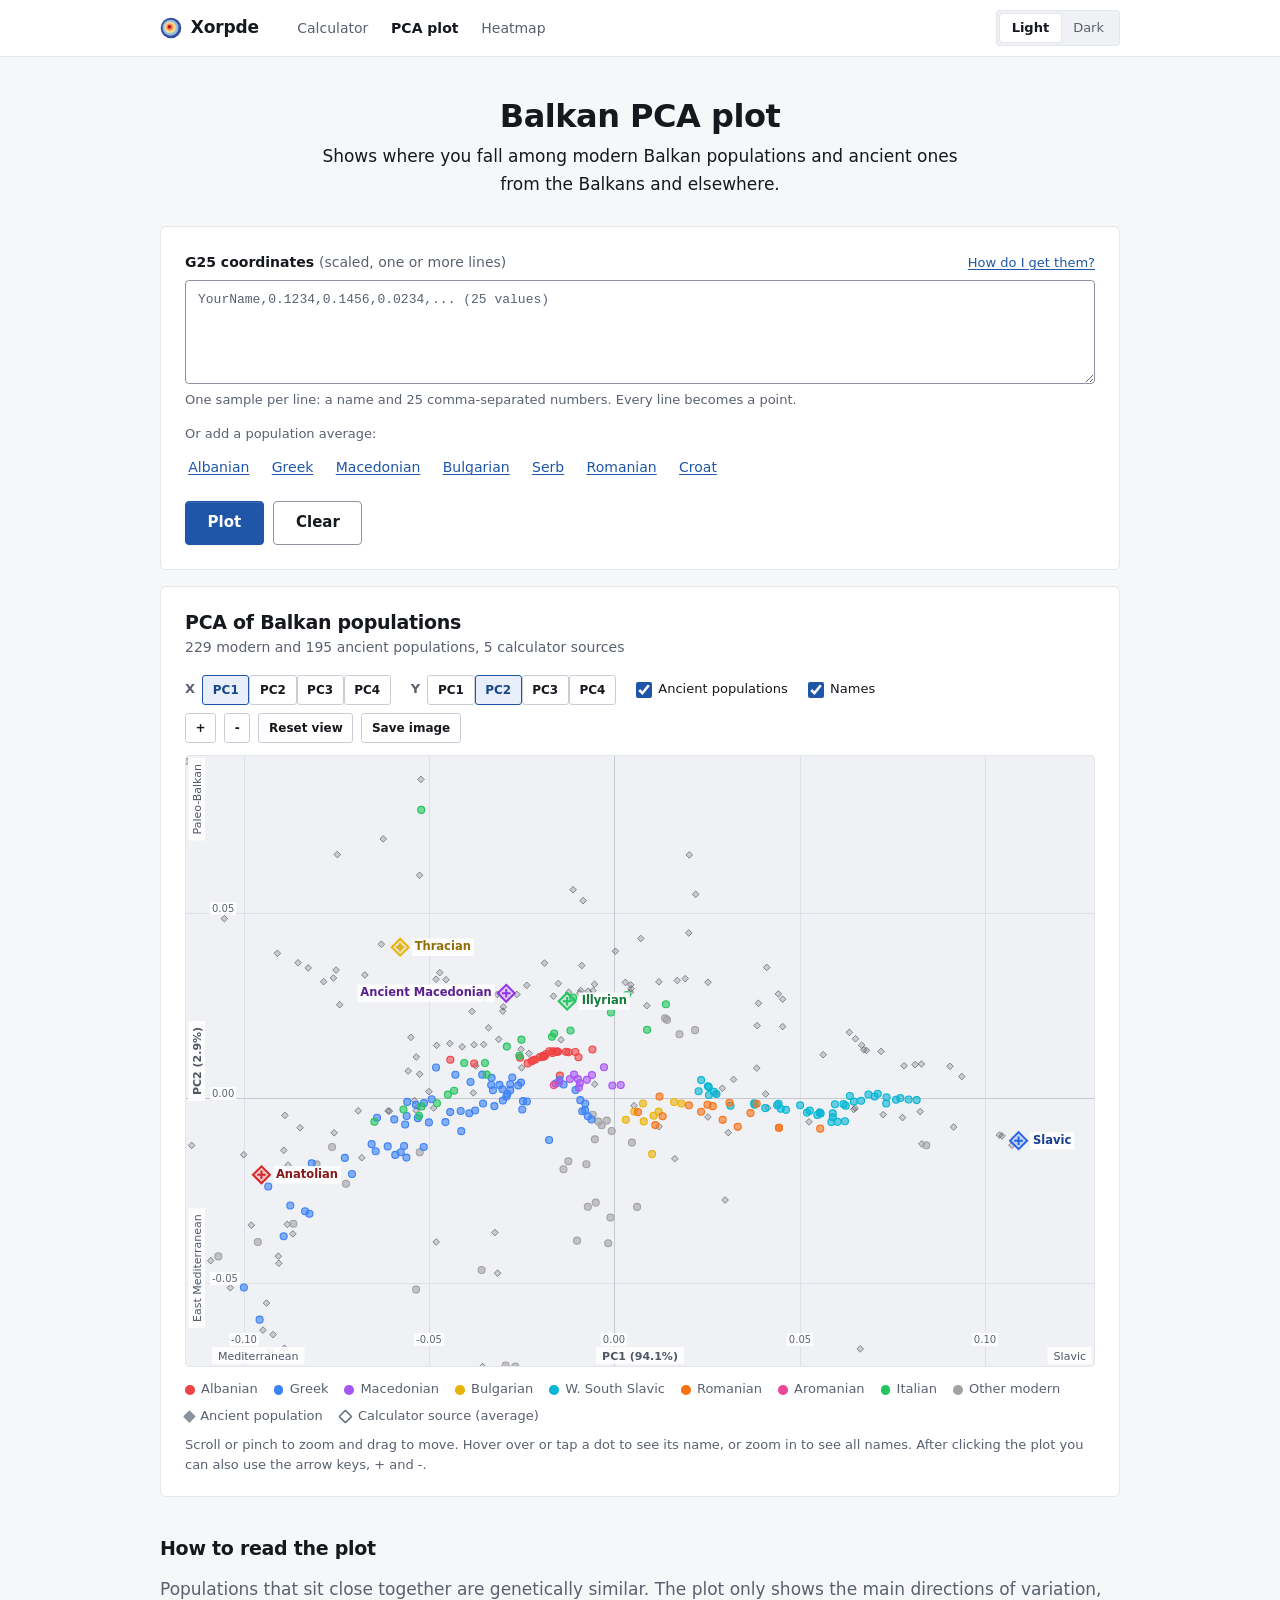
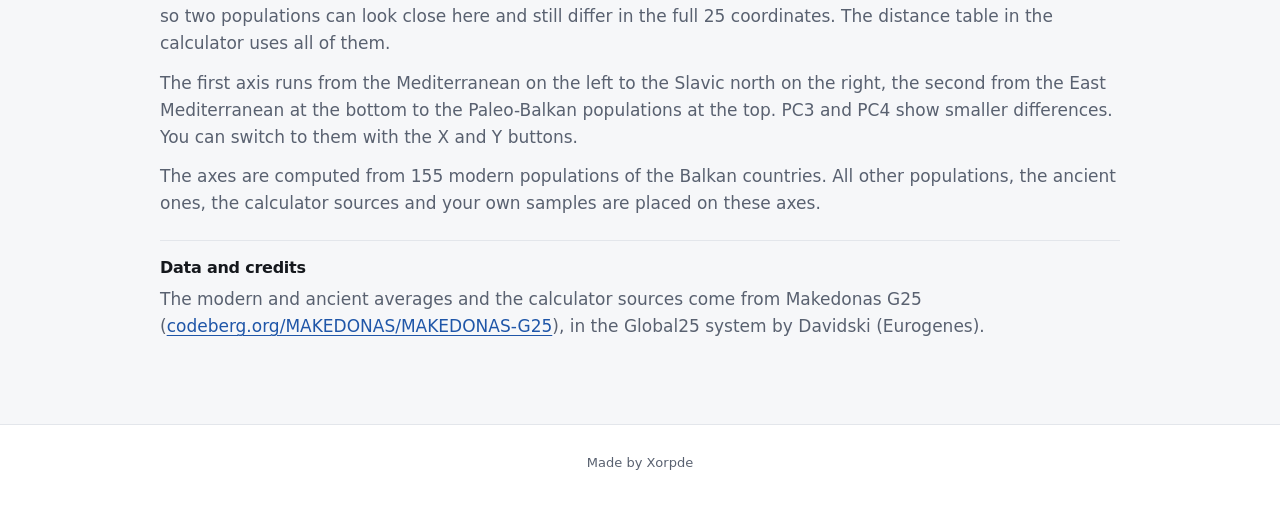
<file: pca.html>
<!doctype html>
<html lang="en">
<head>
  <meta charset="utf-8">
  <meta name="viewport" content="width=device-width, initial-scale=1">
  <title>Balkan PCA plot | Xorpde</title>
  <meta name="description" content="An interactive PCA plot of modern Balkan populations and ancient populations from the Balkans and elsewhere (Makedonas G25). Paste your Global25 (G25) coordinates and see where you fall.">
  <meta name="color-scheme" content="light dark">
  <meta name="theme-color" media="(prefers-color-scheme: light)" content="#f6f7f9">
  <meta name="theme-color" media="(prefers-color-scheme: dark)" content="#0f1114">
  <meta property="og:type" content="website">
  <meta property="og:site_name" content="Xorpde">
  <meta property="og:title" content="Balkan PCA plot">
  <meta property="og:description" content="See where your G25 coordinates fall among modern Balkan populations and ancient populations from the Balkans and elsewhere.">
  <meta property="og:image" content="https://xorpde.github.io/pca-og.png">
  <meta property="og:image:width" content="1200">
  <meta property="og:image:height" content="630">
  <meta property="og:image:alt" content="A PCA plot of Balkan populations">
  <meta name="twitter:card" content="summary_large_image">
  <link rel="icon" href="heatmap-icon.svg" type="image/svg+xml">
  <link rel="apple-touch-icon" href="heatmap-icon-180.png">
  <script>
    (function (root) {
      root.classList.add("js");
      try {
        var theme = localStorage.getItem("xorpde-heatmap-theme");
        if (theme === "light" || theme === "dark") root.setAttribute("data-theme", theme);
      } catch (e) {}
    })(document.documentElement);
  </script>
  <link rel="stylesheet" href="site.css?v=20261103g">
  <script src="site.js?v=20261103f" defer></script>
  <script src="balkan-data.js?v=20261103f" defer></script>
  <script src="pca.js?v=20261103h" defer></script>
</head>
<body>
<a class="skip-link" href="#plot">Skip to the plot</a>

<header class="site-header">
  <div class="wrap header-inner">
    <a class="site-name" href="./">Xorpde</a>
    <nav class="site-nav" aria-label="Tools">
      <a href="calculator.html">Calculator</a>
      <a href="pca.html" aria-current="page">PCA plot</a>
      <a href="heatmap.html">Heatmap</a>
    </nav>
    <div class="theme-toggle" role="group" aria-label="Page appearance">
      <button type="button" data-set-theme="light" aria-pressed="false">Light</button>
      <button type="button" data-set-theme="dark" aria-pressed="false">Dark</button>
    </div>
  </div>
</header>

<main class="wrap" id="top">
  <header class="hero">
    <h1>Balkan PCA plot</h1>
    <p class="subtitle">Shows where you fall among modern Balkan populations and ancient ones from the Balkans and elsewhere.</p>
  </header>

  <section class="card" aria-label="Your coordinates">
    <div class="label-row">
      <label for="coordInput">G25 coordinates <span class="opt">(scaled, one or more lines)</span></label>
      <a href="heatmap.html#q-get">How do I get them?</a>
    </div>
    <textarea id="coordInput" rows="3" spellcheck="false" autocomplete="off" autocapitalize="off" autocorrect="off" aria-describedby="coordHint coordError" placeholder="YourName,0.1234,0.1456,0.0234,... (25 values)"></textarea>
    <p class="hint" id="coordHint">One sample per line: a name and 25 comma-separated numbers. Every line becomes a point.</p>
    <p class="error" id="coordError" role="alert" hidden></p>
    <div class="samples" id="samples" hidden>
      <span class="samples-label" id="samplesLabel">Or add a population average:</span>
      <div class="sample-buttons" id="sampleButtons" role="group" aria-labelledby="samplesLabel"></div>
    </div>
    <div class="actions">
      <button type="button" class="btn btn-primary" id="plotBtn">Plot</button>
      <button type="button" class="btn btn-secondary" id="clearBtn">Clear</button>
    </div>
    <noscript><p class="error">This plot runs in your browser and needs JavaScript. Please turn it on and reload the page.</p></noscript>
  </section>

  <section class="card plot-card" id="plot" aria-labelledby="plotTitle">
    <div class="card-head">
      <div>
        <h2 id="plotTitle">PCA of Balkan populations</h2>
        <p class="card-sub" id="plotSub"></p>
      </div>
    </div>
    <div class="plot-toolbar">
      <div class="axis-pick" role="group" aria-label="Horizontal axis"><span class="field-label">X</span><span id="axisX"></span></div>
      <div class="axis-pick" role="group" aria-label="Vertical axis"><span class="field-label">Y</span><span id="axisY"></span></div>
      <label class="check"><input type="checkbox" id="showAncient" checked> Ancient populations</label>
      <label class="check"><input type="checkbox" id="showNames" checked> Names</label>
      <div class="row">
        <button type="button" class="pc-btn" id="zoomIn" aria-label="Zoom in">+</button>
        <button type="button" class="pc-btn" id="zoomOut" aria-label="Zoom out">-</button>
        <button type="button" class="pc-btn" id="resetView">Reset view</button>
        <button type="button" class="pc-btn" id="saveBtn">Save image</button>
      </div>
    </div>
    <div class="plot-wrap" id="plotWrap">
      <canvas id="pcaCanvas" tabindex="0" role="img" aria-label="PCA plot of Balkan populations. Arrow keys move the view, plus and minus zoom, 0 resets it." aria-describedby="plotStatus"></canvas>
    </div>
    <div class="plot-legend" id="legend"></div>
    <p class="plot-help">Scroll or pinch to zoom and drag to move. Hover over or tap a dot to see its name, or zoom in to see all names. After clicking the plot you can also use the arrow keys, + and -.</p>
    <p class="visually-hidden" id="plotStatus" role="status"></p>
    <div class="plot-tooltip" id="tooltip" aria-hidden="true"></div>
  </section>

  <h2 class="section-title" id="about">How to read the plot</h2>
  <section class="about" aria-labelledby="about">
    <p>Populations that sit close together are genetically similar. The plot only shows the main directions of variation, so two populations can look close here and still differ in the full 25 coordinates. The distance table in the calculator uses all of them.</p>
    <p>The first axis runs from the Mediterranean on the left to the Slavic north on the right, the second from the East Mediterranean at the bottom to the Paleo-Balkan populations at the top. PC3 and PC4 show smaller differences. You can switch to them with the X and Y buttons.</p>
    <p id="aboutData"></p>
    <h3 id="credits">Data and credits</h3>
    <p>The modern and ancient averages and the calculator sources come from Makedonas G25 (<a href="https://codeberg.org/MAKEDONAS/MAKEDONAS-G25" target="_blank" rel="noopener">codeberg.org/MAKEDONAS/MAKEDONAS-G25</a>), in the Global25 system by Davidski (Eurogenes).</p>
  </section>
</main>

<footer class="site-footer">
  <div class="wrap">
    <p>Made by Xorpde</p>
  </div>
</footer>
</body>
</html>
</file>
<file: site.css>
:root {
  --bg: #f6f7f9;
  --surface: #ffffff;
  --surface-2: #eff1f4;
  --text: #15181d;
  --muted: #596170;
  --faint: #7c8491;
  --rule: #e3e6eb;
  --chip-border: #c9ced6;
  --field-border: #8c939e;
  --accent: #1f56a8;
  --accent-strong: #17468c;
  --accent-soft: #e8effa;
  --accent-fill: #1f56a8;
  --accent-fill-strong: #17468c;
  --on-fill: #ffffff;
  --ok: #1e6b3a;
  --error: #b3261e;
  --stripe: rgb(16 24 40 / 0.025);
  --hover: rgb(16 24 40 / 0.045);
  --shadow-sm: 0 1px 2px rgb(16 24 40 / 0.06);
  --shadow-md: 0 1px 2px rgb(16 24 40 / 0.05), 0 6px 16px -4px rgb(16 24 40 / 0.08);
  --shadow-lg: 0 2px 6px rgb(16 24 40 / 0.06), 0 18px 40px -12px rgb(16 24 40 / 0.22);

  --c-thracian: #eab308;
  --c-illyrian: #22c55e;
  --c-macedonian: #9333ea;
  --c-anatolian: #dc2626;
  --c-slavic: #2563eb;
  --c-other: #a1a1aa;

  --sans: "Segoe UI Variable Text", "Segoe UI", system-ui, -apple-system, BlinkMacSystemFont, Roboto, "Helvetica Neue", "Noto Sans", Arial, sans-serif;
  --display: "Segoe UI Variable Display", "Segoe UI", system-ui, -apple-system, BlinkMacSystemFont, Roboto, "Helvetica Neue", "Noto Sans", Arial, sans-serif;
  --mono: ui-monospace, "Cascadia Mono", "SF Mono", Menlo, Consolas, "Liberation Mono", monospace;
  --r-sm: 3px;
  --r-md: 4px;
  --r-lg: 6px;
  --page: 60rem;
  --pad: clamp(1rem, 3vw, 2rem);
  color-scheme: light;
}
@media (prefers-color-scheme: dark) {
  :root:not([data-theme="light"]) {
    --bg: #0f1114; --surface: #161a1f; --surface-2: #1e232a; --text: #e7eaee; --muted: #9ba3ae; --faint: #7d8591;
    --rule: #262c34; --chip-border: #3b424c; --field-border: #646d79;
    --accent: #8ab4f8; --accent-strong: #aecbfa; --accent-soft: #1b2a40; --accent-fill: #2f66c4; --accent-fill-strong: #3a72d1;
    --on-fill: #ffffff; --ok: #81c995; --error: #f2b8b5;
    --stripe: rgb(255 255 255 / 0.02); --hover: rgb(255 255 255 / 0.04);
    --shadow-sm: 0 0 0 1px rgb(255 255 255 / 0.02);
    --shadow-md: 0 1px 2px rgb(0 0 0 / 0.4), 0 8px 24px -8px rgb(0 0 0 / 0.5);
    --shadow-lg: 0 2px 6px rgb(0 0 0 / 0.4), 0 18px 40px -12px rgb(0 0 0 / 0.6);
    color-scheme: dark;
  }
}
:root[data-theme="dark"] {
  --bg: #0f1114; --surface: #161a1f; --surface-2: #1e232a; --text: #e7eaee; --muted: #9ba3ae; --faint: #7d8591;
  --rule: #262c34; --chip-border: #3b424c; --field-border: #646d79;
  --accent: #8ab4f8; --accent-strong: #aecbfa; --accent-soft: #1b2a40; --accent-fill: #2f66c4; --accent-fill-strong: #3a72d1;
  --on-fill: #ffffff; --ok: #81c995; --error: #f2b8b5;
  --stripe: rgb(255 255 255 / 0.02); --hover: rgb(255 255 255 / 0.04);
  --shadow-sm: 0 0 0 1px rgb(255 255 255 / 0.02);
  --shadow-md: 0 1px 2px rgb(0 0 0 / 0.4), 0 8px 24px -8px rgb(0 0 0 / 0.5);
  --shadow-lg: 0 2px 6px rgb(0 0 0 / 0.4), 0 18px 40px -12px rgb(0 0 0 / 0.6);
  color-scheme: dark;
}

*, *::before, *::after { box-sizing: border-box; }
[hidden] { display: none !important; }
html { -webkit-text-size-adjust: 100%; text-size-adjust: 100%; }
@media (prefers-reduced-motion: no-preference) { html { scroll-behavior: smooth; } }
body { margin: 0; color: var(--text); background-color: var(--bg); font-family: var(--sans); font-size: 1rem; line-height: 1.6; overflow-wrap: break-word; }
body { display: flex; flex-direction: column; min-height: 100vh; }
body > main { flex: 1 0 auto; }
@media (min-width: 720px) { body { font-size: 1.0625rem; } }
a { color: var(--accent); text-decoration-thickness: 1px; text-underline-offset: 0.15em; }
a:hover { text-decoration-thickness: 2px; }
:focus-visible { outline: 2px solid var(--accent); outline-offset: 2px; }
img { max-width: 100%; }
code { font-family: var(--mono); font-size: 0.875em; padding: 0.05em 0.3em; background: var(--surface-2); border-radius: 4px; }
p { margin: 0 0 1rem; }
h1, h2, h3 { font-family: var(--display); font-weight: 700; line-height: 1.2; letter-spacing: -0.015em; }
h2 { font-size: 1.1875rem; font-weight: 650; margin: 0; }
h3 { font-size: 1.0625rem; font-weight: 650; margin: 0 0 0.35rem; }
.wrap { width: 100%; max-width: calc(var(--page) + 2 * var(--pad)); margin: 0 auto; padding-inline: var(--pad); }
.skip-link { position: absolute; left: 1rem; top: -4rem; z-index: 10; padding: 0.5rem 0.75rem; background: var(--surface); border: 1px solid var(--rule); border-radius: var(--r-sm); font-size: 0.875rem; }
.skip-link:focus { top: 0.5rem; }
.nowrap { white-space: nowrap; }
.visually-hidden { position: absolute !important; width: 1px; height: 1px; margin: -1px; padding: 0; overflow: hidden; clip: rect(0 0 0 0); white-space: nowrap; border: 0; }

.site-header { background: var(--surface); border-bottom: 1px solid var(--rule); }
.header-inner { display: flex; flex-wrap: wrap; align-items: center; gap: 0.5rem 1.75rem; min-height: 3.5rem; padding-block: 0.6rem; }
.site-name { display: inline-flex; align-items: center; gap: 0.55rem; color: var(--text); font-family: var(--display); font-size: 1.0625rem; font-weight: 700; letter-spacing: -0.01em; text-decoration: none; }
.site-name::before { content: ""; flex: none; width: 1.375rem; height: 1.375rem; background: url("heatmap-icon.svg") center / contain no-repeat; }
.site-nav { display: flex; gap: 0.125rem; font-size: 0.875rem; }
.site-nav a { padding: 0.35rem 0.65rem; color: var(--muted); text-decoration: none; }
.site-nav a:hover { color: var(--text); text-decoration: underline; }
.site-nav a[aria-current="page"] { color: var(--text); font-weight: 600; }
.theme-toggle { display: flex; align-items: center; margin-left: auto; padding: 3px; border: 1px solid var(--rule); border-radius: var(--r-sm); background: var(--surface-2); font-size: 0.8125rem; visibility: hidden; }
.js .theme-toggle { visibility: visible; }
.theme-toggle button { font: inherit; color: var(--muted); background: none; border: 0; border-radius: var(--r-sm); padding: 0.2rem 0.75rem; cursor: pointer; }
.theme-toggle button:hover { color: var(--text); }
.theme-toggle button[aria-pressed="true"] { color: var(--text); font-weight: 600; background: var(--surface); box-shadow: 0 0 0 1px var(--rule); }
@media (max-width: 719px) {
  .site-nav { order: 3; flex: 1 0 100%; margin-inline: calc(-1 * var(--pad)); padding-inline: calc(var(--pad) - 0.65rem); overflow-x: auto; scrollbar-width: none; }
  .site-nav::-webkit-scrollbar { display: none; }
  .site-nav a { flex: none; }
}

.hero { padding: clamp(1.5rem, 4vw, 2.5rem) 0 clamp(1.25rem, 3vw, 1.75rem); text-align: center; }
h1 { max-width: 24em; margin: 0 auto 0.5rem; font-size: clamp(1.625rem, 1.4rem + 0.8vw, 2rem); line-height: 1.2; text-wrap: balance; }
.subtitle { margin: 0 auto; max-width: 40rem; color: var(--text); text-wrap: pretty; }

.card { margin-bottom: 1rem; padding: clamp(1rem, 2.5vw, 1.5rem); background: var(--surface); border: 1px solid var(--rule); border-radius: var(--r-lg); }
.card-head { display: flex; flex-wrap: wrap; align-items: center; justify-content: space-between; gap: 0.5rem 1rem; margin-bottom: 1rem; }
.card-sub { margin: 0.15rem 0 0; font-size: 0.875rem; color: var(--muted); }
.row { display: flex; flex-wrap: wrap; align-items: center; gap: 0.5rem; }
.label { margin: 0 0 0.5rem; font-size: 0.875rem; font-weight: 600; }
.section-title { margin: 2.5rem 0 1rem; }

.switch-row { display: flex; flex-wrap: wrap; align-items: center; gap: 0.5rem 1rem; margin-bottom: 0.9rem; }
.field-label { font-size: 0.875rem; font-weight: 600; }
.mode-toggle { display: inline-flex; flex-wrap: wrap; gap: 0.375rem; }
.mode-btn { min-height: 2.125rem; padding: 0.3rem 0.9rem; font: inherit; font-size: 0.875rem; font-weight: 500; line-height: 1.3; color: var(--text); background: var(--surface); border: 1px solid var(--chip-border); border-radius: var(--r-md); cursor: pointer; }
.mode-btn:hover { background: var(--surface-2); border-color: var(--muted); }
.mode-btn[aria-pressed="true"], .mode-btn[aria-pressed="true"]:hover { color: var(--accent-strong); background: var(--accent-soft); border-color: var(--accent); box-shadow: inset 0 0 0 1px var(--accent); }
.mode-hint { margin: 0 0 1.1rem; font-size: 0.9375rem; color: var(--muted); }
.text-btn { padding: 0; font: inherit; font-size: 0.875rem; font-weight: 600; color: var(--accent); background: none; border: 0; cursor: pointer; }
.text-btn:hover { text-decoration: underline; }

.label-row { display: flex; flex-wrap: wrap; justify-content: space-between; align-items: baseline; gap: 0 1rem; }
.label-row label { margin-bottom: 0.4rem; font-size: 0.875rem; font-weight: 600; }
.label-row a { margin-bottom: 0.4rem; font-size: 0.8125rem; }
.opt { font-weight: 400; color: var(--muted); }
textarea, input[type="text"], input[type="search"] {
  display: block; width: 100%; margin: 0; padding: 0.55rem 0.75rem;
  color: var(--text); background: var(--surface); border: 1px solid var(--field-border); border-radius: var(--r-md);
  font-family: var(--sans); font-size: 0.9375rem; line-height: 1.4; transition: border-color 0.15s;
}
textarea { min-height: 6.5rem; resize: vertical; font-family: var(--mono); font-size: 0.8125rem; line-height: 1.55; }
textarea.code { min-height: 9rem; font-size: 0.75rem; white-space: pre; overflow-wrap: normal; }
textarea:hover, input[type="text"]:hover, input[type="search"]:hover { border-color: var(--muted); }
textarea:focus-visible, input:focus-visible { outline-offset: 1px; border-color: var(--accent); }
::placeholder { color: var(--muted); opacity: 1; }
[aria-invalid="true"], [aria-invalid="true"]:hover, [aria-invalid="true"]:focus-visible { border-color: var(--error); }
.hint { margin: 0.4rem 0 0; font-size: 0.8125rem; line-height: 1.5; color: var(--muted); }
.hint.is-ok { color: var(--ok); }
.error { margin: 0.5rem 0 0; font-size: 0.875rem; color: var(--error); }
input.search { margin-bottom: 0.75rem; font-size: 0.875rem; }

.samples { margin: 0.9rem 0 0; }
.samples-label { display: block; margin-bottom: 0.4rem; font-size: 0.8125rem; color: var(--muted); }
.sample-buttons { display: flex; flex-wrap: wrap; gap: 0.25rem 1rem; }
.chip { min-height: 2rem; padding: 0.25rem 0.2rem; font-family: var(--sans); font-size: 0.875rem; line-height: 1.3; color: var(--accent); background: none; border: 0; text-decoration: underline; text-decoration-thickness: 1px; text-underline-offset: 0.15em; cursor: pointer; }
.chip:hover { text-decoration-thickness: 2px; }

.btn { display: inline-flex; align-items: center; justify-content: center; gap: 0.45rem; min-height: 2.75rem; padding: 0.6rem 1.35rem; font-family: var(--sans); font-size: 0.9375rem; font-weight: 600; line-height: 1.3; border: 1px solid transparent; border-radius: var(--r-md); cursor: pointer; text-decoration: none; }
.btn-primary { color: var(--on-fill); background: var(--accent-fill); border-color: var(--accent-fill); box-shadow: var(--shadow-sm), inset 0 1px 0 rgb(255 255 255 / 0.12); }
.btn-primary:hover { background: var(--accent-fill-strong); border-color: var(--accent-fill-strong); }
.btn-primary:active { transform: translateY(1px); }
.btn-secondary { color: var(--text); background: var(--surface); border-color: var(--field-border); }
.btn-secondary:hover { background: var(--surface-2); }
.actions { display: flex; flex-wrap: wrap; align-items: center; gap: 0.6rem; margin-top: 1.1rem; }
.copy-btn { min-height: 2.125rem; padding: 0.3rem 0.8rem; font-family: var(--sans); font-size: 0.8125rem; font-weight: 600; line-height: 1.3; color: var(--text); background: var(--surface); border: 1px solid var(--field-border); border-radius: var(--r-md); cursor: pointer; text-decoration: none; }
.copy-btn:hover { background: var(--surface-2); }
a.copy-btn { display: inline-flex; align-items: center; }

.editor { margin: 0 0 1.1rem; padding: 0.9rem 1rem 1rem; background: var(--surface-2); border: 1px solid var(--rule); border-radius: var(--r-md); }
.editor p { margin: 0 0 0.5rem; font-size: 0.8125rem; color: var(--muted); }
.editor .row { margin-top: 0.6rem; }
.editor .error { margin-top: 0.4rem; font-size: 0.875rem; color: var(--error); }

.results { display: none; }
.results.visible { display: block; animation: fadeIn 0.25s ease; }
@keyframes fadeIn { from { opacity: 0; transform: translateY(6px); } to { opacity: 1; transform: none; } }

.admix-bar { display: flex; gap: 2px; height: 2.25rem; margin-bottom: 0.9rem; overflow: hidden; border-radius: var(--r-md); background: var(--surface); }
.admix-bar > div { display: flex; align-items: center; justify-content: center; min-width: 0; overflow: hidden; white-space: nowrap; font-size: 0.75rem; font-weight: 700; color: #fff; transition: width 0.4s ease; }
.admix-bar > div.dark-ink { color: #15181d; }
.admix-legend { display: flex; flex-wrap: wrap; gap: 0.5rem 1.25rem; }
.legend-item { display: flex; align-items: center; gap: 0.45rem; font-size: 0.875rem; white-space: nowrap; }
.legend-item.is-zero { color: var(--muted); }
.legend-dot { flex: none; width: 0.625rem; height: 0.625rem; border-radius: 3px; }
.legend-pct { font-family: var(--mono); font-size: 0.8125rem; font-weight: 600; color: var(--muted); }
.distance-badge { display: flex; flex-wrap: wrap; align-items: baseline; gap: 0.25rem 0.5rem; margin: 1rem 0 0; font-size: 0.875rem; }
.distance-label { color: var(--muted); }
.distance-val { font-family: var(--mono); font-weight: 600; color: var(--text); }

.info { margin-top: 0.9rem; font-size: 0.875rem; }
.info > summary { width: fit-content; font-weight: 600; color: var(--accent); cursor: pointer; }
.info > summary:hover { text-decoration: underline; }
.info-body { margin-top: 0.5rem; color: var(--muted); }
.info-body p { margin: 0 0 0.6rem; }
.info-body p:last-child { margin-bottom: 0; }
.info-body strong { color: var(--text); }

.coords-display { max-height: 6rem; padding: 0.6rem 0.75rem; overflow-y: auto; font-family: var(--mono); font-size: 0.75rem; line-height: 1.7; word-break: break-all; color: var(--muted); background: var(--surface-2); border: 1px solid var(--rule); border-radius: var(--r-md); }
.section-divider { height: 1px; margin: 1.25rem 0; background: var(--rule); }

.period-filters { display: flex; flex-wrap: wrap; gap: 0.375rem; margin-bottom: 0.75rem; }
.filter-btn { min-height: 2.125rem; padding: 0.3rem 0.9rem; font-family: var(--sans); font-size: 0.8125rem; font-weight: 500; color: var(--text); background: var(--surface); border: 1px solid var(--chip-border); border-radius: var(--r-md); cursor: pointer; }
.filter-btn:hover { background: var(--surface-2); border-color: var(--muted); }
.filter-btn[aria-pressed="true"], .filter-btn[aria-pressed="true"]:hover { color: var(--accent-strong); background: var(--accent-soft); border-color: var(--accent); box-shadow: inset 0 0 0 1px var(--accent); }

.dist-table-wrap { max-height: 30rem; overflow: auto; border: 1px solid var(--rule); border-radius: var(--r-md); }
table { width: 100%; border-collapse: collapse; font-variant-numeric: tabular-nums; }
th { position: sticky; top: 0; z-index: 2; padding: 0.55rem 0.75rem; text-align: left; font-size: 0.8125rem; font-weight: 600; color: var(--text); background: var(--surface-2); border-bottom: 1px solid var(--rule); }
td { padding: 0.45rem 0.75rem; font-size: 0.875rem; color: var(--muted); border-bottom: 1px solid var(--rule); vertical-align: middle; }
tr:last-child td { border-bottom: 0; }
tbody tr:nth-child(even) td { background: var(--stripe); }
tbody tr:hover td { background: var(--hover); }
.rank-num { display: inline-flex; align-items: center; justify-content: center; min-width: 1.6rem; height: 1.6rem; padding: 0 0.3rem; border-radius: var(--r-sm); font-family: var(--mono); font-size: 0.75rem; font-weight: 700; }
.sample-name { font-weight: 500; color: var(--text); }
.period-date { display: block; font-size: 0.75rem; color: var(--muted); white-space: nowrap; }
.dist-val { padding: 0.15rem 0.45rem; font-family: var(--mono); font-size: 0.8125rem; font-weight: 600; white-space: nowrap; border-radius: 4px; }
.act-btn { display: inline-flex; align-items: center; justify-content: center; width: 2rem; height: 2rem; padding: 0; color: var(--muted); background: transparent; border: 1px solid transparent; border-radius: var(--r-sm); cursor: pointer; }
.act-btn:hover { color: var(--accent); background: var(--accent-soft); }
.act-btn.is-done { color: var(--ok); }
.act-btn svg { width: 0.875rem; height: 0.875rem; fill: none; stroke: currentColor; stroke-width: 2; stroke-linecap: round; stroke-linejoin: round; }
.table-note { margin: 0.6rem 0 0; font-size: 0.8125rem; color: var(--muted); }
.empty-note { padding: 1.25rem; text-align: center; font-size: 0.875rem; color: var(--muted); }

.plot-card { padding-bottom: clamp(0.75rem, 2vw, 1.25rem); }
.plot-toolbar { display: flex; flex-wrap: wrap; align-items: center; gap: 0.5rem 1.25rem; margin-bottom: 0.75rem; }
.axis-pick { display: flex; flex-wrap: wrap; align-items: center; gap: 0.3rem; }
.axis-pick .field-label { margin-right: 0.15rem; font-size: 0.8125rem; color: var(--muted); }
.pc-btn { min-height: 1.9rem; padding: 0.2rem 0.6rem; font-family: var(--sans); font-size: 0.75rem; font-weight: 600; color: var(--text); background: var(--surface); border: 1px solid var(--chip-border); border-radius: var(--r-sm); cursor: pointer; }
.pc-btn:hover { background: var(--surface-2); }
.pc-btn[aria-pressed="true"] { color: var(--accent-strong); background: var(--accent-soft); border-color: var(--accent); }
.check { display: inline-flex; align-items: center; gap: 0.4rem; font-size: 0.8125rem; color: var(--text); cursor: pointer; }
.check input { width: 1rem; height: 1rem; margin: 0; accent-color: var(--accent-fill); }
.plot-wrap { position: relative; height: clamp(14rem, 68vh, 40rem); overflow: hidden; background: var(--surface-2); border: 1px solid var(--rule); border-radius: var(--r-md); touch-action: none; }
.plot-wrap canvas { display: block; width: 100%; height: 100%; cursor: crosshair; }
.plot-wrap canvas:focus-visible { outline-offset: -3px; }
.plot-wrap canvas.is-dragging { cursor: grabbing; }
.plot-legend { display: flex; flex-wrap: wrap; gap: 0.35rem 1rem; margin-top: 0.75rem; }
.plot-legend span { display: inline-flex; align-items: center; gap: 0.4rem; font-size: 0.8125rem; color: var(--muted); white-space: nowrap; }
.plot-legend i { display: inline-block; flex: none; width: 0.6rem; height: 0.6rem; border-radius: 50%; }
.plot-legend i.diamond { width: 0.55rem; height: 0.55rem; border-radius: 1px; transform: rotate(45deg); }
.plot-legend i.anchor { width: 0.8rem; height: 0.8rem; border-radius: 2px; border: 2px solid currentColor; background: none; transform: rotate(45deg) scale(0.8); }
.plot-legend i.you { width: 0.7rem; height: 0.7rem; background: #e07840; box-shadow: 0 0 0 2px var(--surface), 0 0 0 3px var(--text); }
.plot-help { margin: 0.5rem 0 0; font-size: 0.8125rem; color: var(--muted); }
.plot-tooltip { display: none; position: fixed; z-index: 40; max-width: min(22rem, 90vw); padding: 0.35rem 0.65rem; font-size: 0.8125rem; line-height: 1.4; color: var(--text); pointer-events: none; background: var(--surface); border: 1px solid var(--rule); border-radius: var(--r-sm); box-shadow: var(--shadow-md); }
.plot-tooltip small { display: block; color: var(--muted); }

.tools { display: grid; gap: 1rem; margin-bottom: 1rem; }
@media (min-width: 52rem) { .tools { grid-template-columns: repeat(3, minmax(0, 1fr)); } }
.tool-card { position: relative; display: flex; flex-direction: column; overflow: hidden; background: var(--surface); border: 1px solid var(--rule); border-radius: var(--r-lg); transition: border-color 0.15s; }
.tool-card:hover { border-color: var(--field-border); }
.tool-card:hover h2 a { text-decoration: underline; text-decoration-thickness: 1px; text-underline-offset: 0.15em; }
.tool-card:focus-within { border-color: var(--accent); }
.tool-shot { display: block; aspect-ratio: 16 / 10; overflow: hidden; background: var(--surface-2); border-bottom: 1px solid var(--rule); }
.tool-shot img { display: block; width: 100%; height: 100%; object-fit: cover; object-position: top center; }
.tool-shot .shot-dark { display: none; }
:root[data-theme="dark"] .tool-shot .shot-light { display: none; }
:root[data-theme="dark"] .tool-shot .shot-dark { display: block; }
@media (prefers-color-scheme: dark) {
  :root:not([data-theme="light"]) .tool-shot .shot-light { display: none; }
  :root:not([data-theme="light"]) .tool-shot .shot-dark { display: block; }
}
.tool-body { display: flex; flex: 1; flex-direction: column; padding: 1.1rem 1.25rem 1.25rem; }
.tool-body h2 { margin-bottom: 0.4rem; font-size: 1.125rem; }
.tool-body h2 a { color: var(--text); text-decoration: none; }
.tool-body h2 a::after { content: ""; position: absolute; inset: 0; z-index: 1; }
.tool-body p { flex: 1; margin: 0; font-size: 0.9375rem; color: var(--muted); }

.page-note { margin: 1.5rem auto 0; max-width: 40rem; text-align: center; font-size: 0.9375rem; color: var(--muted); }

.about { color: var(--muted); }
.about p { margin: 0 0 0.75rem; }
.about strong { color: var(--text); font-weight: 600; }
.about h3 { margin: 1.4rem 0 0.5rem; padding-top: 1.1rem; border-top: 1px solid var(--rule); font-size: 1rem; color: var(--text); }


.site-footer { margin-top: clamp(3rem, 6vw, 4.5rem); padding: 1.75rem 0 2.25rem; background: var(--surface); border-top: 1px solid var(--rule); font-size: 0.8125rem; color: var(--muted); text-align: center; }
.site-footer p { margin: 0; }
.site-footer a { color: inherit; }

@media (max-width: 40rem) {
  .card { padding: 1rem; }
  td, th { padding-inline: 0.5rem; }
  .dist-table-wrap th:nth-child(3), .dist-table-wrap td:nth-child(3),
  .dist-table-wrap th:nth-child(4), .dist-table-wrap td:nth-child(4) { display: none; }
}
@media (pointer: coarse) {
  textarea, input[type="text"], input[type="search"], textarea.code, input.search { font-size: 1rem; } 
  .filter-btn, .copy-btn, .pc-btn, .mode-btn, .chip { min-height: 2.75rem; }
  .theme-toggle button { min-height: 2.25rem; min-width: 2.75rem; }
  .site-nav a { padding-block: 0.6rem; }
  .act-btn { width: 2.75rem; height: 2.75rem; }
}
@media (forced-colors: active) {
  .filter-btn[aria-pressed="true"], .mode-btn[aria-pressed="true"], .pc-btn[aria-pressed="true"] { forced-color-adjust: none; color: HighlightText; background: Highlight; }
}
@media (prefers-reduced-motion: reduce) {
  *, *::before, *::after { transition: none !important; animation: none !important; }
}
</file>
